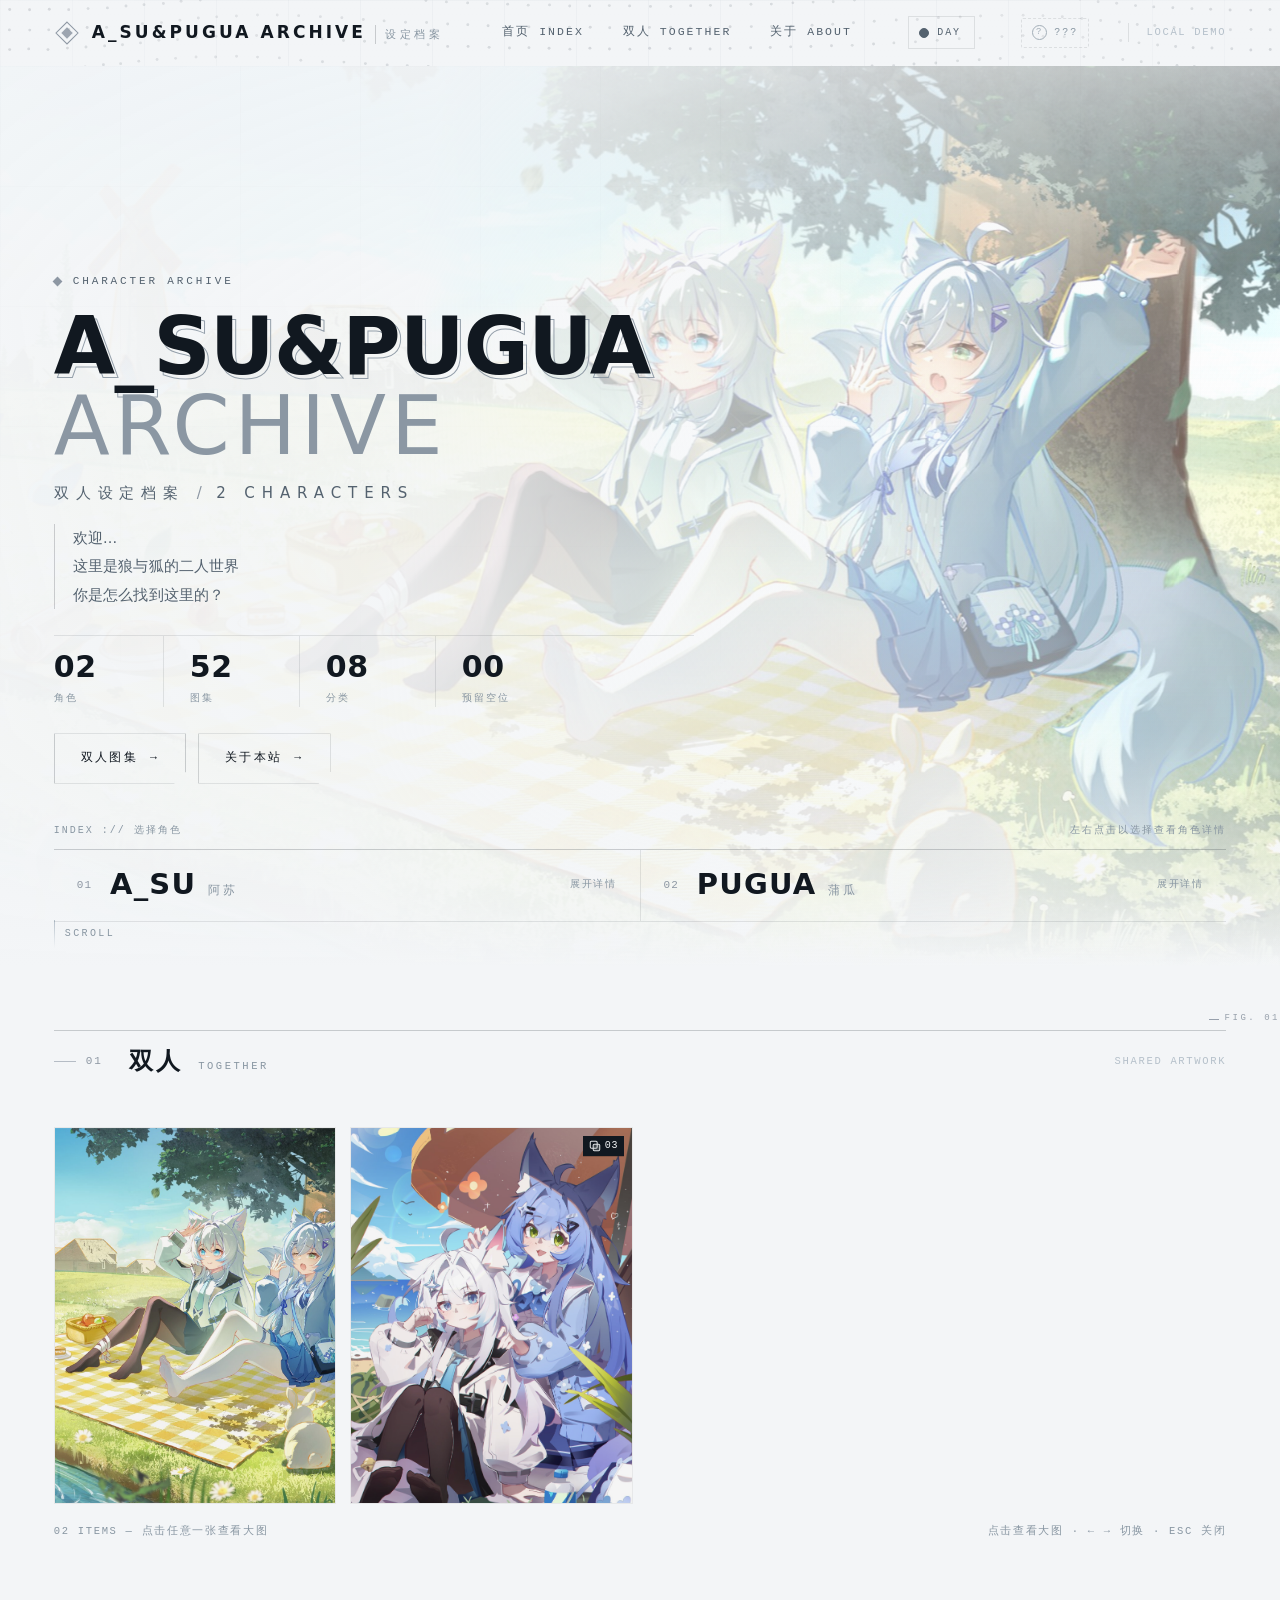
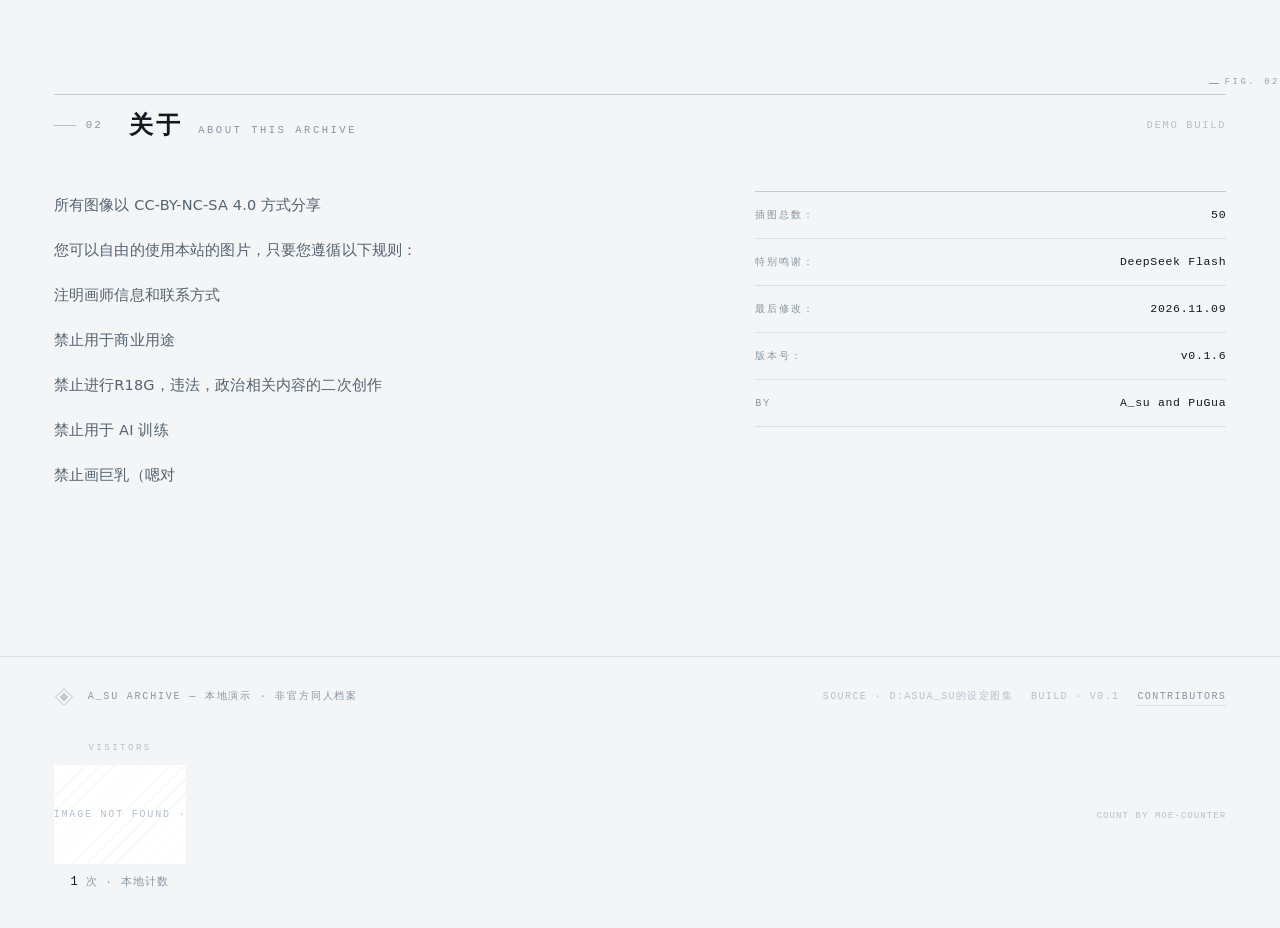
<file: index.html>
<!DOCTYPE html>
<html lang="zh-CN">
<head>
<meta charset="utf-8">
<meta name="viewport" content="width=device-width, initial-scale=1">
<meta name="color-scheme" content="dark">
<meta name="theme-color" content="#0a0a0b">
<title>A_SU ARCHIVE · 双人设定档案</title>
<meta name="description" content="A_su 与 蒲瓜 的双人设定图集档案站 —— 本地演示。">
<link rel="icon" href="assets/favicon.svg?v=2" type="image/svg+xml">

<link rel="stylesheet" href="assets/css/style.css">
<link rel="stylesheet" href="assets/css/themes/scifi.css">
<link rel="stylesheet" href="assets/css/themes/heaven.css">
</head>
<body data-page="index">


<header class="topbar" id="topbar">
  <a class="brand" href="index.html" aria-label="A_SU ARCHIVE 首页">
    <svg class="brand__mark" viewBox="0 0 32 32" aria-hidden="true">
      <path d="M16 2.5 L29.5 16 L16 29.5 L2.5 16 Z" fill="none" stroke="#ffd400" stroke-width="1.3"/>
      <path d="M16 9 L23 16 L16 23 L9 16 Z" fill="#ffd400" fill-opacity=".85"/>
    </svg>
    <span class="brand__text">
      <span class="brand__en" data-label="brandEn">A_SU ARCHIVE</span>
      <span class="brand__cn" data-label="brandCn">设定档案</span>
    </span>
  </a>
  <nav class="nav" aria-label="主导航">
    <a href="#index" data-short="IDX" data-label-short="navShort.home"><span data-label="nav.home">首页 INDEX</span></a>
    <a href="#together" data-short="DUO" data-label-short="navShort.cur"><span data-label="nav.cur">双人 TOGETHER</span></a>
    <a href="#about" data-short="ABT" data-label-short="navShort.about"><span data-label="nav.about">关于 ABOUT</span></a>
  </nav>
  <button class="theme-toggle" id="themeToggle" type="button" aria-pressed="false" aria-label="切换到夜晚模式">
    <span class="theme-toggle__dot" aria-hidden="true"></span>
    <span class="theme-toggle__label">DAY</span>
  </button>
        <button class="pair-toggle" id="pairToggle" type="button" aria-pressed="false" aria-label="把白天/夜晚换成天域/星空">
          <span class="pair-toggle__mark" aria-hidden="true">?</span>
          <span class="pair-toggle__label">???</span>
        </button>
  <div class="topbar__meta" data-label="topMeta">LOCAL DEMO</div>
</header>

<main class="shell">

  <section class="hero" id="index">
    <div class="hero__bg">
      <img class="hero__slide is-on" id="heroImg" alt="双人插画" loading="eager">
      <img class="hero__slide" id="heroImg2" alt="" loading="eager">
    </div>
    <div class="hero__nav" id="heroNav">
      <button type="button" class="hero__arrow" data-dir="-1" aria-label="上一张">&#8249;</button>
      <button type="button" class="hero__arrow" data-dir="1" aria-label="下一张">&#8250;</button>
      <span class="hero__dots" id="heroDots" aria-hidden="true"></span>
    </div>
    <div class="hero__scrim"></div>
    <div class="hero__grid"></div>

    <div class="wrap hero__inner">
      <div class="hero__rail">SETTING ARCHIVE — A_SU / PUGUA</div>

      <p class="hero__tag"><i class="rhombus"></i><span id="heroLabel">CHARACTER ARCHIVE</span></p>
      <h1 class="hero__title" id="heroTitle"></h1>
      <p class="hero__cn" id="heroCn"></p>
      <p class="hero__lead" id="heroLead"></p>
      <div class="hero__stats" id="heroStats"></div>

      <div class="hero__actions">
        <a class="btn btn--ghost" href="#together"><span data-label="buttons.cur">双人图集</span> <span class="arw">&rarr;</span></a>
        <a class="btn btn--ghost" href="#about"><span data-label="buttons.about">关于本站</span> <span class="arw">&rarr;</span></a>
      </div>

      <div class="duo" id="duo">
        <div class="duo__head">
          <span data-label-html="indexHead">INDEX :// <b>选择角色</b></span>
          <span id="duoCue" data-label="hints.duo">悬停预览 · 点一下展开详情 · 再点一下进入档案</span>
        </div>
        <div class="duo__row" id="duoRow"></div>
      </div>
      <div class="duo__detail" id="duoDetail"></div>
    </div>

    <div class="hero__cue"><i></i>SCROLL</div>
  </section>

  <section class="section section--tight" id="together">
    <div class="wrap">
      <div class="section-head" data-reveal>
        <div class="section-head__idx"><i></i>01</div>
        <div class="section-head__t"><h2 data-label="heads.cur.cn">双人</h2><span data-label="heads.cur.en">TOGETHER</span></div>
        <div class="section-head__meta">SHARED ARTWORK</div>
      </div>
      <div class="shots" id="shots"></div>
      <div class="shots__more" data-reveal>
        <span id="shotsMore"></span>
        <span data-label="hints.shots">点击查看大图 · ← → 切换 · ESC 关闭</span>
      </div>
    </div>
  </section>

  <section class="section" id="about">
    <div class="wrap">
      <div class="section-head" data-reveal>
        <div class="section-head__idx"><i></i>02</div>
        <div class="section-head__t"><h2 id="aboutTitle">关于</h2><span id="aboutSub">ABOUT THIS ARCHIVE</span></div>
        <div class="section-head__meta" data-label="aboutMeta">DEMO BUILD</div>
      </div>
      <div class="about">
        <div class="about__text" id="aboutText" data-reveal></div>
        <div class="spec" id="spec" data-reveal style="--d:120ms"></div>
      </div>
    </div>
  </section>

  <footer class="foot wrap">
    <div class="foot__l">
      <svg class="foot__mark" viewBox="0 0 32 32" aria-hidden="true">
        <path d="M16 2.5 L29.5 16 L16 29.5 L2.5 16 Z" fill="none" stroke="#ffd400" stroke-width="1.4"/>
        <path d="M16 9 L23 16 L16 23 L9 16 Z" fill="#ffd400" fill-opacity=".8"/>
      </svg>
      <span class="foot__t" data-label="footer.tagline">A_SU ARCHIVE — 本地演示 · 非官方同人档案</span>
    </div>
    <div class="foot__r">
      <span data-label="footer.source">SOURCE · D:\Asu\A_su的设定图集</span>
      <span><i style="font-style:normal" data-label="footer.build">BUILD ·</i> <span id="footVer">v0.1.0-demo</span></span>
        <span class="foot__credit"><a href="https://github.com/2428591372asu-cpu/asu-archive/blob/main/CONTRIBUTORS.md" target="_blank" rel="noopener" data-label="footer.credit">CONTRIBUTORS</a></span>
    </div>
  </footer>

    <div class="foot-meta wrap">
    <a class="counter js-counter"
       href="https://github.com/journey-ad/Moe-counter" target="_blank" rel="noopener noreferrer"
       title="Moe-counter 浏览量">
      <span class="counter__label">VISITORS</span>
      <img class="counter__img js-moe" alt="访问量" decoding="async" referrerpolicy="no-referrer">
      <span class="counter__fallback js-counter-fallback"><b class="js-count">—</b> 次 · 本地计数</span>
    </a>
    <span class="counter__note">COUNT BY MOE-COUNTER</span>
  </div>
</main>

<noscript>
  <p style="padding:120px 24px;text-align:center;color:#a6a6ad">
    这个页面需要 JavaScript 才能从 data.js 里读取图集数据，请开启后刷新。
  </p>
</noscript>

<script src="assets/js/gallery-index.js"></script>
<script src="assets/js/data.js"></script>
<script src="assets/js/site.js"></script>
<script src="assets/js/themes/atmosphere.js"></script>
<script src="assets/js/themes/heaven.js"></script>
<script src="assets/js/plus-field.js"></script>
</body>
</html>
</file>
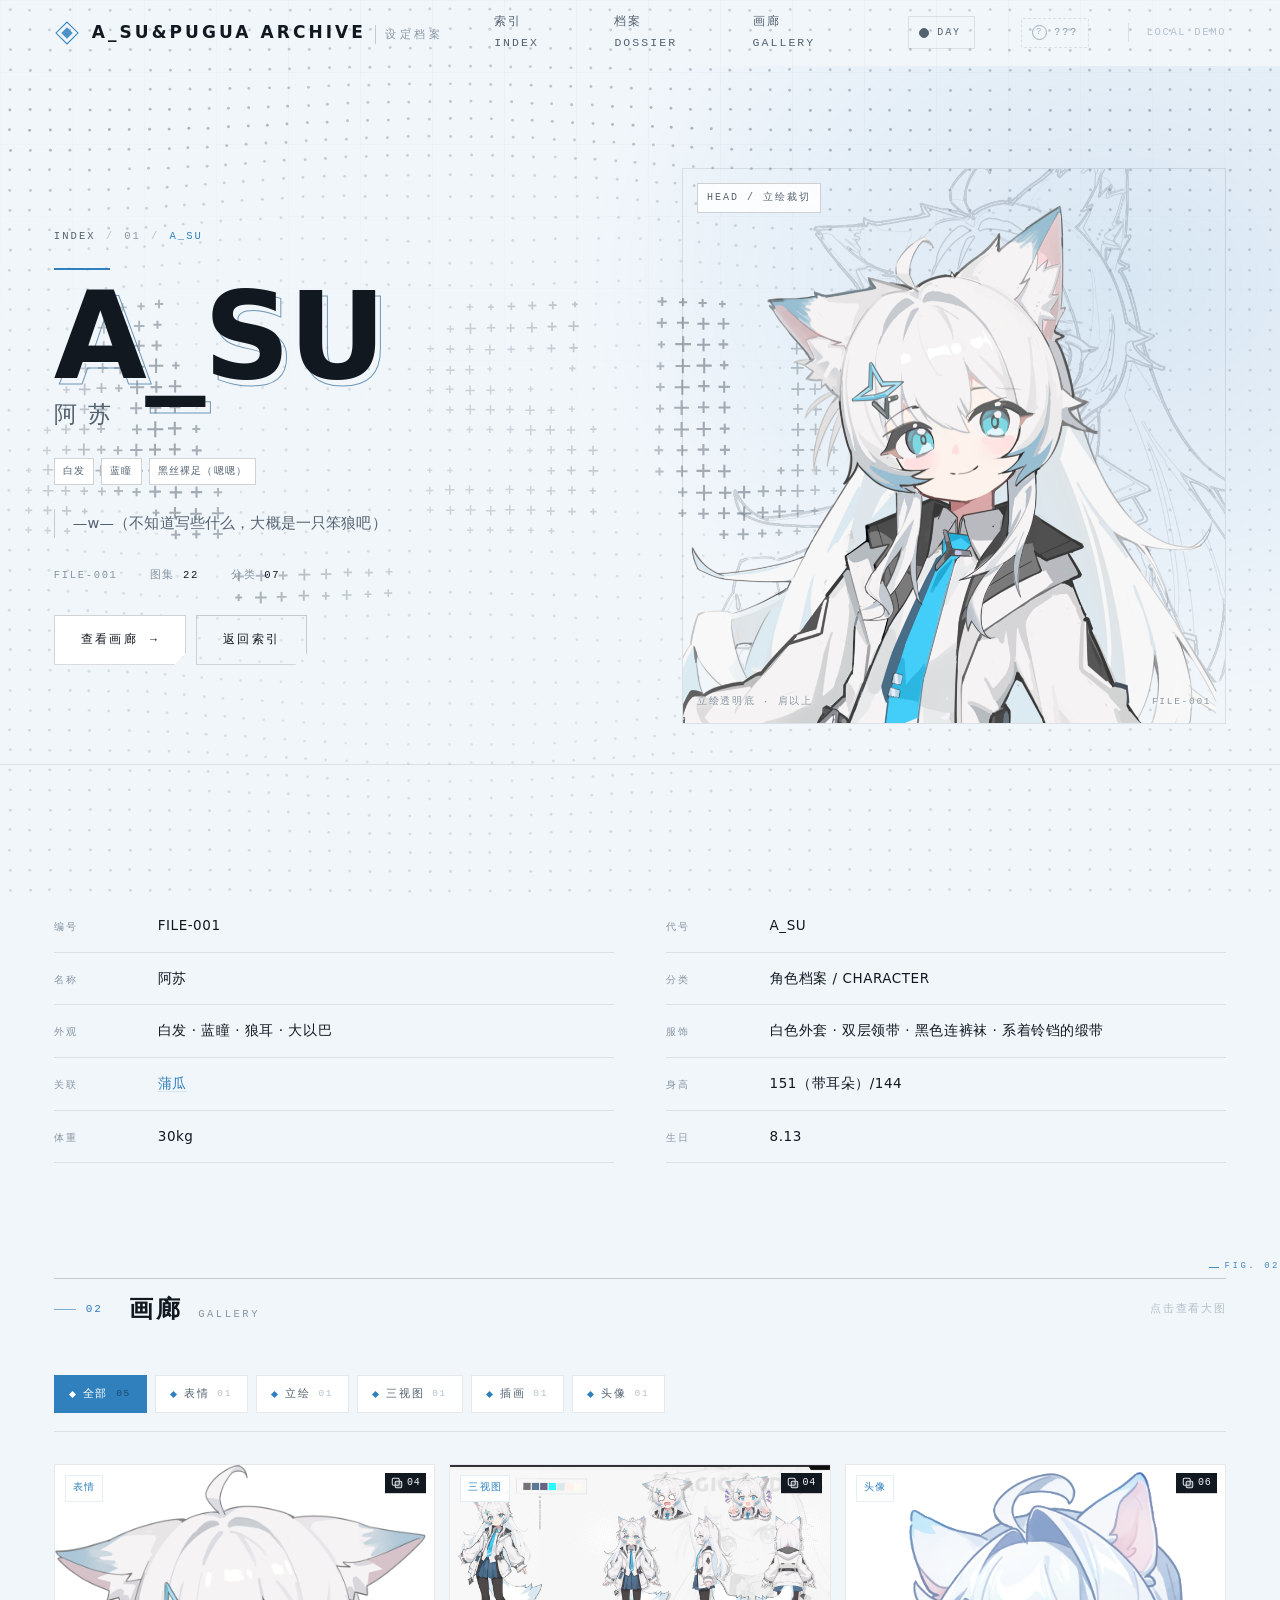
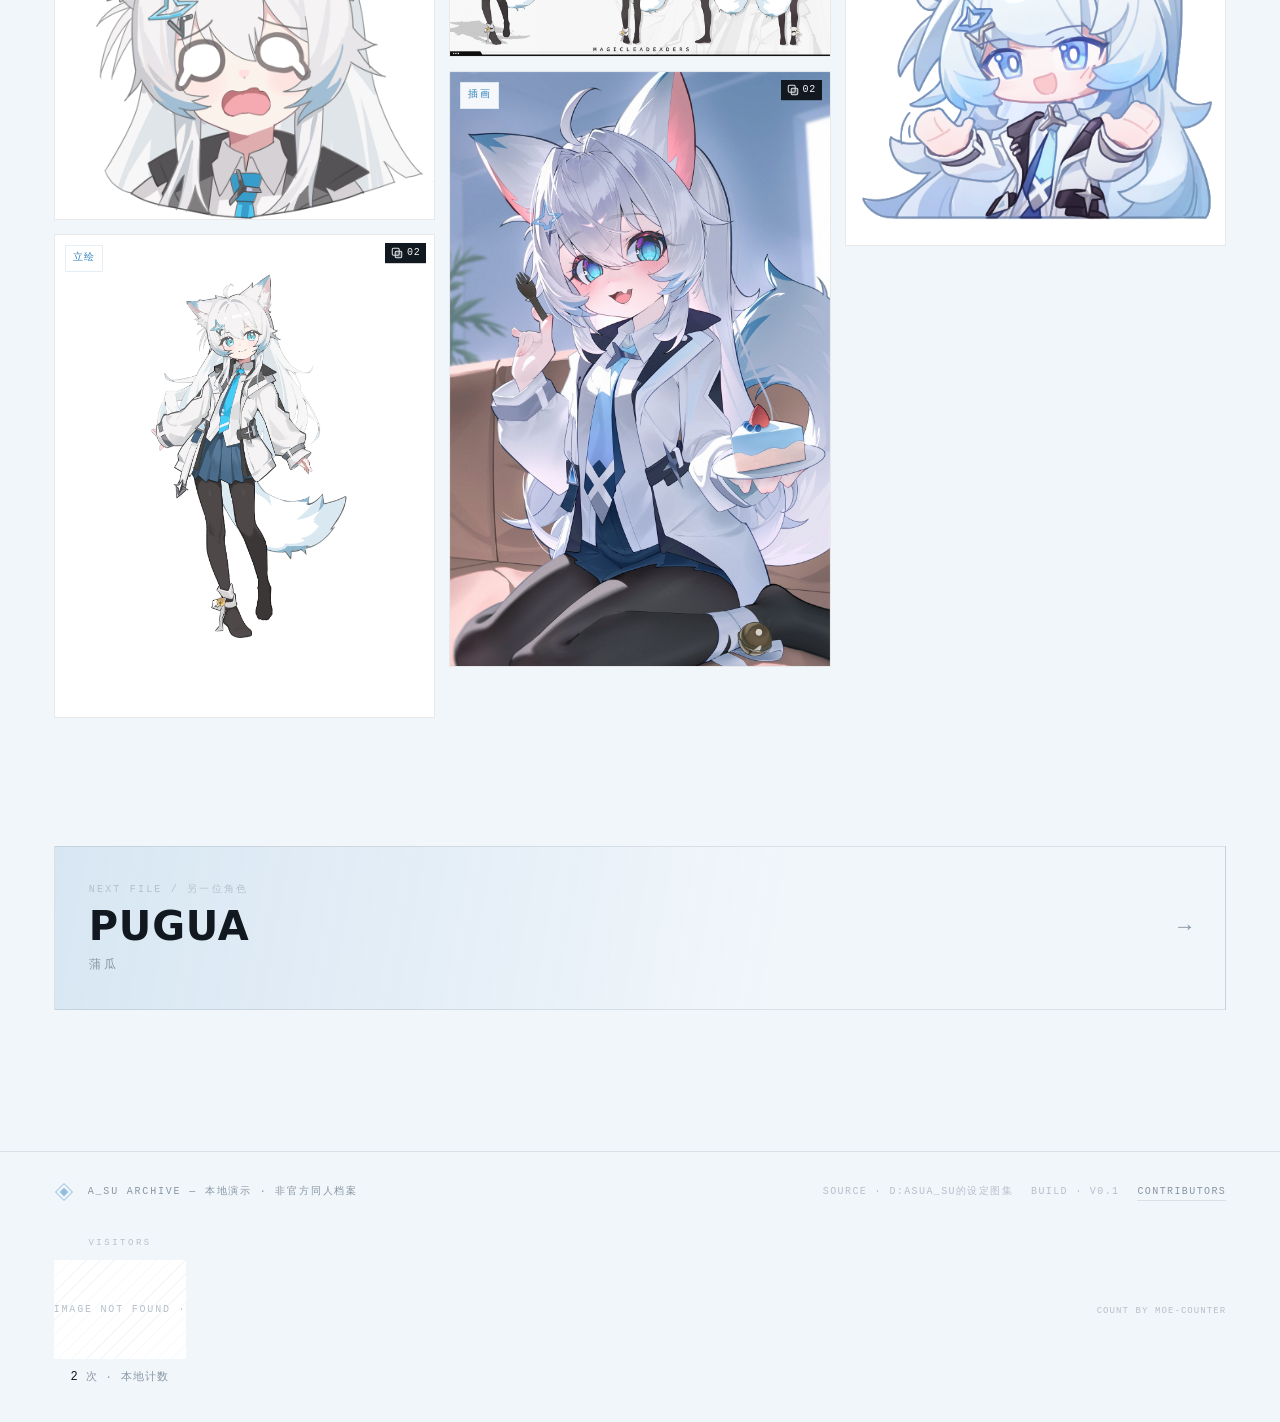
<file: character.html>
<!DOCTYPE html>
<html lang="zh-CN">
<head>
<meta charset="utf-8">
<meta name="viewport" content="width=device-width, initial-scale=1">
<meta name="color-scheme" content="dark">
<meta name="theme-color" content="#0a0a0b">
<title>角色档案 · A_SU ARCHIVE</title>
<meta name="description" content="角色档案与设定图集 —— A_SU ARCHIVE。">
<link rel="icon" href="assets/favicon.svg?v=2" type="image/svg+xml">
<link rel="stylesheet" href="assets/css/style.css">
<link rel="stylesheet" href="assets/css/themes/scifi.css">
<link rel="stylesheet" href="assets/css/themes/heaven.css">
</head>
<body data-page="character">


<header class="topbar" id="topbar">
  <a class="brand" href="index.html" aria-label="A_SU ARCHIVE 首页">
    <svg class="brand__mark" viewBox="0 0 32 32" aria-hidden="true">
      <path d="M16 2.5 L29.5 16 L16 29.5 L2.5 16 Z" fill="none" stroke="#ffd400" stroke-width="1.3"/>
      <path d="M16 9 L23 16 L16 23 L9 16 Z" fill="#ffd400" fill-opacity=".85"/>
    </svg>
    <span class="brand__text">
      <span class="brand__en" data-label="brandEn">A_SU ARCHIVE</span>
      <span class="brand__cn" data-label="brandCn">设定档案</span>
    </span>
  </a>
  <nav class="nav" aria-label="主导航">
    <a href="index.html#index" data-short="IDX" data-label-short="navShort.idx"><span data-label="nav.idx">索引 INDEX</span></a>
    <a href="#dossier" data-short="FILE" data-label-short="navShort.dossier"><span data-label="nav.dossier">档案 DOSSIER</span></a>
    <a href="#gallery" data-short="GAL" data-label-short="navShort.gallery"><span data-label="nav.gallery">画廊 GALLERY</span></a>
  </nav>
  <button class="theme-toggle" id="themeToggle" type="button" aria-pressed="false" aria-label="切换到夜晚模式">
    <span class="theme-toggle__dot" aria-hidden="true"></span>
    <span class="theme-toggle__label">DAY</span>
  </button>
        <button class="pair-toggle" id="pairToggle" type="button" aria-pressed="false" aria-label="把白天/夜晚换成天域/星空">
          <span class="pair-toggle__mark" aria-hidden="true">?</span>
          <span class="pair-toggle__label">???</span>
        </button>
  <div class="topbar__meta">LOCAL DEMO</div>
</header>

<main class="shell">

  <section class="dh">
    <div class="dh__glow"></div>
    <div class="wrap dh__inner">
      <div class="dh__left" id="dhLeft"></div>
      <div class="dh__plate-order">
        <div class="plate corners" id="plate"></div>
      </div>
    </div>
  </section>

  <section class="section" id="dossier">
    <div class="wrap">
      <div class="section-head" data-reveal>
        <div class="section-head__idx"><i></i>01</div>
        <div class="section-head__t"><h2 data-label="heads.dossier.cn">档案</h2><span data-label="heads.dossier.en">DOSSIER</span></div>
        <div class="section-head__meta">PROFILE TABLE</div>
      </div>
      <div class="dossier" id="dossierGrid"></div>
    </div>
  </section>

  <section class="section section--tight" id="gallery">
    <div class="wrap">
      <div class="section-head" data-reveal>
        <div class="section-head__idx"><i></i>02</div>
        <div class="section-head__t"><h2 data-label="heads.gallery.cn">画廊</h2><span data-label="heads.gallery.en">GALLERY</span></div>
        <div class="section-head__meta" data-label="hints.gallery">点击查看大图</div>
      </div>
      <div class="filters" id="filters" role="group" aria-label="分类筛选"></div>
      <div class="masonry" id="masonry"></div>
    </div>
  </section>

  <section class="section section--tight">
    <div class="wrap">
      <a class="xcard" id="xcard" href="index.html#index"></a>
    </div>
  </section>

  <footer class="foot wrap">
    <div class="foot__l">
      <svg class="foot__mark" viewBox="0 0 32 32" aria-hidden="true">
        <path d="M16 2.5 L29.5 16 L16 29.5 L2.5 16 Z" fill="none" stroke="#ffd400" stroke-width="1.4"/>
        <path d="M16 9 L23 16 L16 23 L9 16 Z" fill="#ffd400" fill-opacity=".8"/>
      </svg>
      <span class="foot__t" data-label="footer.tagline">A_SU ARCHIVE — 本地演示 · 非官方同人档案</span>
    </div>
    <div class="foot__r">
      <span data-label="footer.source">SOURCE · D:\Asu\A_su的设定图集</span>
      <span><i style="font-style:normal" data-label="footer.build">BUILD ·</i> <span id="footVer">v0.1.0-demo</span></span>
        <span class="foot__credit"><a href="https://github.com/2428591372asu-cpu/asu-archive/blob/main/CONTRIBUTORS.md" target="_blank" rel="noopener" data-label="footer.credit">CONTRIBUTORS</a></span>
    </div>
  </footer>

    <div class="foot-meta wrap">
    <a class="counter js-counter"
       href="https://github.com/journey-ad/Moe-counter" target="_blank" rel="noopener noreferrer"
       title="Moe-counter 浏览量">
      <span class="counter__label">VISITORS</span>
      <img class="counter__img js-moe" alt="访问量" decoding="async" referrerpolicy="no-referrer">
      <span class="counter__fallback js-counter-fallback"><b class="js-count">—</b> 次 · 本地计数</span>
    </a>
    <span class="counter__note">COUNT BY MOE-COUNTER</span>
  </div>
</main>

<noscript>
  <p style="padding:120px 24px;text-align:center;color:#a6a6ad">
    这个页面需要 JavaScript 才能从 data.js 里读取图集数据，请开启后刷新。
  </p>
</noscript>

<script src="assets/js/gallery-index.js"></script>
<script src="assets/js/data.js"></script>
<script src="assets/js/site.js"></script>
<script src="assets/js/themes/atmosphere.js"></script>
<script src="assets/js/themes/heaven.js"></script>
<script src="assets/js/plus-field.js"></script>
</body>
</html>
</file>
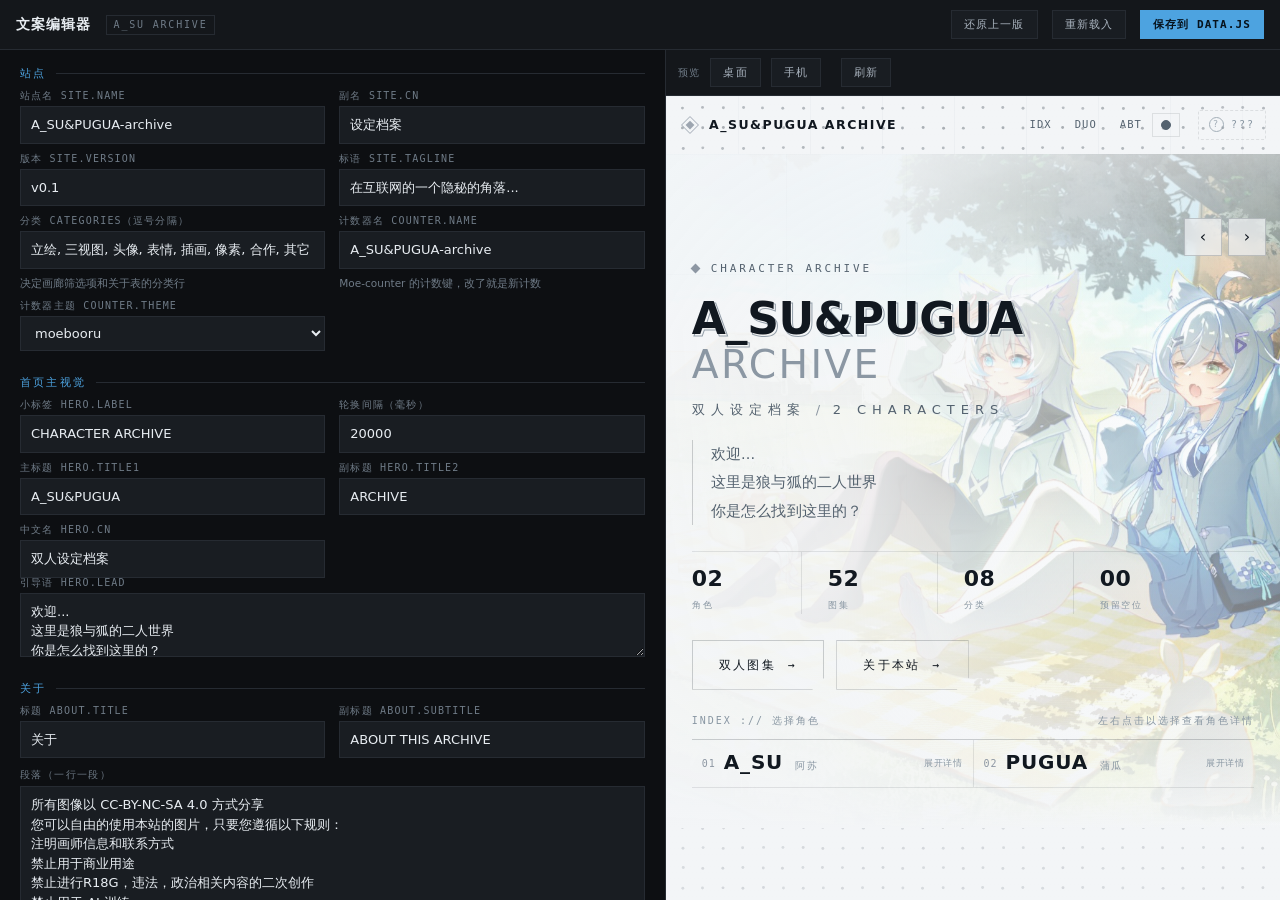
<file: tools/editor.html>
<!DOCTYPE html>
<html lang="zh-CN">
<head>
<meta charset="utf-8">
<meta name="viewport" content="width=device-width, initial-scale=1">
<title>文案编辑器 · A_SU ARCHIVE</title>
<style>
  :root{
    --bg:#0d0f12; --panel:#14171b; --panel-2:#191d22; --line:#262b32;
    --ink:#e8edf2; --ink-2:#a8b2bd; --ink-3:#6f7b87;
    --acc:#4da3e0; --ok:#5fbf7f; --warn:#e0a44d;
    --mono:"Cascadia Mono",Consolas,monospace;
    --sans:"Noto Sans SC","Microsoft YaHei",system-ui,sans-serif;
  }
  *{box-sizing:border-box}
  html,body{height:100%;margin:0}
  body{background:var(--bg);color:var(--ink);font:14px/1.6 var(--sans);display:flex;flex-direction:column}

  /* 顶栏 */
  .bar{
    flex:0 0 auto;display:flex;align-items:center;gap:14px;
    padding:10px 16px;border-bottom:1px solid var(--line);background:var(--panel);
  }
  .bar h1{font-size:14px;margin:0;letter-spacing:.08em;font-weight:600}
  .bar .tag{font:10px/1 var(--mono);letter-spacing:.18em;color:var(--ink-3);border:1px solid var(--line);padding:4px 7px}
  .bar .sp{flex:1}
  .btn{
    font:11px/1 var(--mono);letter-spacing:.1em;text-transform:uppercase;
    padding:8px 12px;border:1px solid var(--line);background:var(--panel-2);color:var(--ink-2);
    cursor:pointer;transition:.2s;
  }
  .btn:hover{color:var(--ink);border-color:var(--ink-3)}
  .btn--primary{background:var(--acc);border-color:var(--acc);color:#06121c;font-weight:600}
  .btn--primary:hover{color:#06121c;filter:brightness(1.1)}
  .btn:disabled{opacity:.45;cursor:not-allowed}
  .dirty{font:10px/1 var(--mono);letter-spacing:.14em;color:var(--warn);visibility:hidden}
  .dirty.on{visibility:visible}

  /* 主体 */
  .main{flex:1;display:flex;min-height:0}
  .pane{overflow:auto}
  .form{flex:0 0 52%;max-width:760px;padding:18px 20px 80px;border-right:1px solid var(--line)}
  .prev{flex:1;display:flex;flex-direction:column;background:#08090b;min-width:0}
  .prev__bar{flex:0 0 auto;display:flex;align-items:center;gap:10px;padding:8px 12px;border-bottom:1px solid var(--line);background:var(--panel)}
  .prev__bar span{font:10px/1 var(--mono);letter-spacing:.14em;color:var(--ink-3)}
  .prev iframe{flex:1;width:100%;border:0;background:#fff}

  /* 分区 */
  section{margin-bottom:26px}
  .sec-h{
    display:flex;align-items:center;gap:10px;margin:0 0 12px;
    font:11px/1 var(--mono);letter-spacing:.2em;text-transform:uppercase;color:var(--acc);
  }
  .sec-h::after{content:"";flex:1;height:1px;background:var(--line)}
  .grid{display:grid;grid-template-columns:1fr 1fr;gap:10px 14px}
  .grid--one{grid-template-columns:1fr}
  label.f{display:flex;flex-direction:column;gap:5px}
  label.f > i{font:10px/1 var(--mono);letter-spacing:.12em;text-transform:uppercase;color:var(--ink-3);font-style:normal}
  input,textarea,select{
    width:100%;padding:8px 10px;border:1px solid var(--line);background:var(--panel-2);
    color:var(--ink);font:13px/1.5 var(--sans);border-radius:0;
  }
  textarea{min-height:64px;resize:vertical}
  input:focus,textarea:focus,select:focus{outline:1px solid var(--acc);border-color:var(--acc)}
  .hint{font:10.5px/1.5 var(--sans);color:var(--ink-3);margin-top:2px}

  /* 角色卡 */
  .card{border:1px solid var(--line);background:var(--panel);margin-bottom:16px}
  .card > h3{
    margin:0;padding:10px 14px;font:12px/1 var(--mono);letter-spacing:.14em;
    background:var(--panel-2);border-bottom:1px solid var(--line);color:var(--ink-2);
  }
  .card__body{padding:14px}
  table{width:100%;border-collapse:collapse;font-size:12.5px}
  th,td{padding:5px 6px;border-bottom:1px solid var(--line);text-align:left;vertical-align:top}
  th{font:10px/1 var(--mono);letter-spacing:.12em;color:var(--ink-3);text-transform:uppercase}
  td input,td textarea{padding:6px 8px;font-size:12.5px}
  .ro{color:var(--ink-3);font:11px/1.4 var(--mono);word-break:break-all}
  .tbl-wrap{margin-top:12px}
  .tbl-wrap > h4{margin:0 0 6px;font:10px/1 var(--mono);letter-spacing:.14em;color:var(--ink-3);text-transform:uppercase}

  /* 提示条 */
  .toast{
    position:fixed;left:50%;bottom:22px;transform:translateX(-50%) translateY(20px);
    padding:10px 18px;background:var(--panel-2);border:1px solid var(--ok);color:var(--ink);
    font:12px/1 var(--mono);letter-spacing:.08em;opacity:0;pointer-events:none;transition:.28s;z-index:50;
  }
  .toast.on{opacity:1;transform:translateX(-50%)}
  .toast.err{border-color:#e06060}
</style>
</head>
<body>

<div class="bar">
  <h1>文案编辑器</h1>
  <span class="tag">A_SU ARCHIVE</span>
  <span class="dirty" id="dirty">未保存</span>
  <span class="sp"></span>
  <button class="btn" id="btnRestore" title="用上一次保存前的备份覆盖 data.js">还原上一版</button>
  <button class="btn" id="btnReload">重新载入</button>
  <button class="btn btn--primary" id="btnSave">保存到 data.js</button>
</div>

<div class="main">
  <div class="pane form" id="form">载入中…</div>
  <div class="prev">
    <div class="prev__bar">
      <span>预览</span>
      <button class="btn" data-w="1440" id="wDesktop">桌面</button>
      <button class="btn" data-w="390" id="wMobile">手机</button>
      <span class="sp"></span>
      <button class="btn" id="btnRefresh">刷新</button>
    </div>
    <iframe id="pv" src="/index.html" title="预览"></iframe>
  </div>
</div>

<div class="toast" id="toast"></div>

<script src="/assets/js/data.js"></script>
<script>
(function () {
  'use strict';

  var S = JSON.parse(JSON.stringify(window.ARCHIVE));
  var dirty = false;

  var $ = function (s, r) { return (r || document).querySelector(s); };
  var esc = function (s) {
    return String(s == null ? '' : s).replace(/[&<>"]/g, function (c) {
      return { '&': '&amp;', '<': '&lt;', '>': '&gt;', '"': '&quot;' }[c];
    });
  };

  /* ---------- 读写路径 ---------- */
  function getPath(obj, p) {
    return p.split('.').reduce(function (o, k) { return o == null ? o : o[k]; }, obj);
  }
  function setPath(obj, p, v) {
    var ks = p.split('.'), last = ks.pop(), o = obj;
    ks.forEach(function (k) { o = o[k]; });
    o[last] = v;
  }

  /* ---------- 控件 ---------- */
  function field(label, path, opts) {
    opts = opts || {};
    var v = getPath(S, path);
    var type = opts.type || 'text';
    var val = v == null ? '' : v;
    var hint = opts.hint ? '<span class="hint">' + esc(opts.hint) + '</span>' : '';
    var attrs = 'data-path="' + path + '"' +
      (type === 'tags' ? ' data-type="tags"' : '') +
      (type === 'number' ? ' data-type="number"' : '') +
      (opts.nullable ? ' data-nullable="1"' : '');

    var input;
    if (type === 'textarea') {
      input = '<textarea ' + attrs + '>' + esc(val) + '</textarea>';
    } else if (type === 'tags') {
      input = '<input ' + attrs + ' value="' + esc((v || []).join(', ')) + '" placeholder="用逗号分隔">';
    } else if (type === 'select') {
      input = '<select ' + attrs + '>' + opts.options.map(function (o) {
        return '<option value="' + esc(o) + '"' + (o === val ? ' selected' : '') + '>' + esc(o) + '</option>';
      }).join('') + '</select>';
    } else {
      input = '<input ' + attrs + ' type="' + (type === 'number' ? 'number' : 'text') + '" value="' + esc(val) + '"' +
        (opts.placeholder ? ' placeholder="' + esc(opts.placeholder) + '"' : '') + '>';
    }
    return '<label class="f"><i>' + esc(label) + '</i>' + input + hint + '</label>';
  }

  function grid(inner, one) {
    return '<div class="grid' + (one ? ' grid--one' : '') + '">' + inner + '</div>';
  }

  /* ---------- 各分区 ---------- */
  function secSite() {
    return '<section><h2 class="sec-h">站点</h2>' + grid(
      field('站点名 site.name', 'site.name') +
      field('副名 site.cn', 'site.cn') +
      field('版本 site.version', 'site.version') +
      field('标语 site.tagline', 'site.tagline') +
      field('分类 categories（逗号分隔）', 'categories', { type: 'tags', hint: '决定画廊筛选项和关于表的分类行' }) +
      field('计数器名 counter.name', 'site.counter.name', { hint: 'Moe-counter 的计数键，改了就是新计数' }) +
      field('计数器主题 counter.theme', 'site.counter.theme', { type: 'select', options: ['moebooru', 'gelbooru', 'rule34', 'moe'] })
    ) + '</section>';
  }

  function secHero() {
    return '<section><h2 class="sec-h">首页主视觉</h2>' + grid(
      field('小标签 hero.label', 'hero.label') +
      field('轮换间隔（毫秒）', 'hero.slideInterval', { type: 'number' }) +
      field('主标题 hero.title1', 'hero.title1') +
      field('副标题 hero.title2', 'hero.title2') +
      field('中文名 hero.cn', 'hero.cn')
    ) + grid(field('引导语 hero.lead', 'hero.lead', { type: 'textarea' }), true) + '</section>';
  }

  function secChar(c, ci) {
    var p = 'characters.' + ci;
    var fields = (c.fields || []).map(function (f, fi) {
      var fp = p + '.fields.' + fi;
      return '<tr>' +
        '<td style="width:88px"><input data-path="' + fp + '.k" value="' + esc(f.k) + '"></td>' +
        '<td><input data-path="' + fp + '.v" data-nullable="1" value="' + esc(f.v == null ? '' : f.v) + '" placeholder="留空 = 待补充"></td>' +
        '<td style="width:56px"><input type="checkbox" data-path="' + fp + '.wide" data-type="bool"' + (f.wide ? ' checked' : '') + ' title="通栏（占满两列）"></td>' +
'<td style="width:34px"><button type="button" class="btn" data-del-field="' + ci + ':' + fi + '" title="删掉这一行">×</button></td>' +
        '</tr>';
    }).join('');

    var cats = (S.categories || []).map(function (x) {
      return '<option value="' + esc(x) + '"' + (x === '__cur__' ? ' selected' : '') + '>';
    });
    var imgs = (c.images || []).map(function (im, ii) {
      var ip = p + '.images.' + ii;
      var sel = '<select data-path="' + ip + '.cat">' + (S.categories || []).map(function (x) {
        return '<option value="' + esc(x) + '"' + (x === im.cat ? ' selected' : '') + '>' + esc(x) + '</option>';
      }).join('') + '</select>';
      return '<tr>' +
        '<td class="ro" style="width:132px">' + esc(im.file) + '</td>' +
        '<td style="width:96px">' + sel + '</td>' +
        '<td><input data-path="' + ip + '.title" value="' + esc(im.title) + '"></td>' +
        '<td><input data-path="' + ip + '.note" data-nullable="1" value="' + esc(im.note || '') + '" placeholder="可留空"></td>' +
        '</tr>';
    }).join('');

    return '<div class="card">' +
      '<h3>' + esc(c.name || ('角色 ' + (ci + 1))) + '　·　' + esc(c.code || '') + '</h3>' +
      '<div class="card__body">' +
        grid(
          field('显示名 name', p + '.name') +
          field('英文名 latin', p + '.latin') +
          field('编号 code', p + '.code') +
          field('分类 cat', p + '.cat')
        ) +
        grid(field('标签 tags（逗号分隔）', p + '.tags', { type: 'tags' }), true) +
        grid(field('简介 lead', p + '.lead', { type: 'textarea' }), true) +

        '<div class="tbl-wrap"><h4>档案表（' + (c.fields || []).length + ' 行）</h4>' +
          '<div style="display:flex;align-items:center;gap:10px;margin-bottom:6px">' +
            '<button type="button" class="btn" data-add-field="' + ci + '">＋ 加一行</button>' +
            '<span class="hint" style="margin:0">改完点右上角保存</span></div>' +
          '<table><thead><tr><th>标签</th><th>内容</th><th>通栏</th><th></th></tr></thead><tbody>' + fields + '</tbody></table></div>' +

        '<div class="tbl-wrap"><h4>画廊条目（' + (c.images || []).length + ' 张）</h4>' +
          '<table><thead><tr><th>文件</th><th>分类</th><th>标题</th><th>注释</th></tr></thead><tbody>' + imgs + '</tbody></table></div>' +
      '</div></div>';
  }

  function secTogether() {
    var rows = (S.together || []).map(function (t, i) {
      var p = 'together.' + i;
      return '<tr><td class="ro" style="width:150px">' + esc(t.file) + '</td>' +
        '<td><input data-path="' + p + '.title" value="' + esc(t.title) + '"></td>' +
        '<td><input data-path="' + p + '.note" data-nullable="1" value="' + esc(t.note || '') + '"></td></tr>';
    }).join('');
    return '<section><h2 class="sec-h">双人图集</h2>' +
      '<table><thead><tr><th>文件</th><th>标题</th><th>注释</th></tr></thead><tbody>' + rows + '</tbody></table>' +
      '</section>';
  }

  function secAbout() {
    if (!S.about) S.about = { title: '', subtitle: '', paragraphs: [] };
    var ab = S.about;
    return '<section><h2 class="sec-h">关于</h2>' + grid(
      field('标题 about.title', 'about.title') +
      field('副标题 about.subtitle', 'about.subtitle')
    ) +
      '<div class="tbl-wrap"><h4>段落（一行一段）</h4>' +
      '<textarea data-path="about.paragraphs" data-type="lines" style="min-height:130px">' +
      esc((Array.isArray(ab.paragraphs) ? ab.paragraphs : String(ab.paragraphs || '').split(/\r?\n/)).join('\n')) + '</textarea>' +
      '<span class="hint">任何文本框里按回车都会生效，页面上会跟着换行</span></div>' +

      '<div class="tbl-wrap" style="margin-top:14px">' +
        '<div style="display:flex;align-items:center;gap:10px;margin-bottom:6px">' +
          '<h4 style="margin:0">关于右侧表格（' + (((S.about || {}).table) || []).length + ' 行）</h4>' +
          '<button type="button" class="btn" data-add-spec="1">＋ 加一行</button>' +
        '</div>' +
        '<table><thead><tr><th>标签</th><th>内容</th><th></th></tr></thead><tbody>' +
        (((S.about || {}).table) || []).map(function (r, i) {
          return '<tr>' +
            '<td style="width:96px"><input data-path="about.table.' + i + '.k" value="' + esc(r.k || '') + '"></td>' +
            '<td><input data-path="about.table.' + i + '.v" value="' + esc(r.v || '') + '"></td>' +
            '<td style="width:34px"><button type="button" class="btn" data-del-spec="' + i + '">×</button></td>' +
            '</tr>';
        }).join('') +
        '</tbody></table>' +
        '<span class="hint">这几行完全由你写，不再自动统计</span></div>' +
      '</section>';
  }

  function secSlides() {
    var h = S.hero;
    if (!Array.isArray(h.slides)) h.slides = [];
    /* 字符串统一成对象，方便逐张编辑 */
    h.slides = h.slides.map(function (s) {
      return typeof s === 'string'
        ? { file: s, art: false, pos: '' }
        : { file: s.file, art: !!s.art, pos: s.pos || '', char: s.char || '' };
    });
    var rows = h.slides.map(function (s, i) {
      var p = 'hero.slides.' + i;
      return '<tr>' +
        '<td class="ro" style="width:150px">' + esc(s.file) + '</td>' +
        '<td style="width:92px"><select data-path="' + p + '.art" data-type="bool">' +
          '<option value="false"' + (!s.art ? ' selected' : '') + '>照片</option>' +
          '<option value="true"' + (s.art ? ' selected' : '') + '>立绘</option></select></td>' +
        '<td style="width:92px"><select data-path="' + p + '.tone">' +
          ['', 'soft', 'none'].map(function (t) {
            return '<option value="' + t + '"' + ((s.tone || '') === t ? ' selected' : '') + '>' +
              (t === '' ? '默认雾' : t === 'soft' ? '浅雾' : '不上雾') + '</option>';
          }).join('') + '</select></td>' +
        '<td><input data-path="' + p + '.pos" value="' + esc(s.pos || '') +
          '" placeholder="留空=默认；可写 50% 20%"></td>' +
        '</tr>';
    }).join('');
    return '<section><h2 class="sec-h">首页轮换</h2>' +
      '<table><thead><tr><th>图片</th><th>类型</th><th>雾感</th><th>焦点位置 pos</th></tr></thead><tbody>' +
      rows + '</tbody></table>' +
      '<span class="hint">「立绘」会完整显示并贴右下角，照片则铺满；焦点位置只在写了 pos 时生效（如 50% 20%）。</span>' +
      '</section>';
  }

  function secLabels() {
    if (!S.labels) S.labels = {};
    function arr(path, n, label) {
      var out = '';
      for (var i = 0; i < n; i++) out += field(label + ' ' + (i + 1), path + '.' + i);
      return out;
    }
    return '<section><h2 class="sec-h">界面文字</h2>' +
      grid(
        field('顶栏「设定档案」', 'labels.brandCn') +
        field('右上角标记', 'labels.topMeta') +
        field('索引标题', 'labels.indexHead') +
        field('关于区右侧小字', 'labels.aboutMeta')
      ) +
      '<div class="tbl-wrap"><h4>导航 · 主页</h4>' + grid(
        field('首页', 'labels.nav.home') + field('双人', 'labels.nav.cur') + field('关于', 'labels.nav.about')
      ) + grid(
        field('手机简写 首页', 'labels.navShort.home') + field('手机简写 双人', 'labels.navShort.cur') +
        field('手机简写 关于', 'labels.navShort.about')
      ) + '</div>' +
      '<div class="tbl-wrap"><h4>导航 · 详情页</h4>' + grid(
        field('索引', 'labels.nav.idx') + field('档案', 'labels.nav.dossier') + field('画廊', 'labels.nav.gallery')
      ) + grid(
        field('手机简写 索引', 'labels.navShort.idx') + field('手机简写 档案', 'labels.navShort.dossier') +
        field('手机简写 画廊', 'labels.navShort.gallery')
      ) + '</div>' +
      '<div class="tbl-wrap"><h4>按钮</h4>' + grid(
        field('双人图集', 'labels.buttons.cur') + field('关于本站', 'labels.buttons.about') +
        field('查看画廊', 'labels.buttons.gallery') + field('返回索引', 'labels.buttons.back') +
        field('进入档案', 'labels.buttons.enter')
      ) + '</div>' +
      '<div class="tbl-wrap"><h4>分区标题</h4>' + grid(
        field('双人 · 中', 'labels.heads.cur.cn') + field('双人 · 英', 'labels.heads.cur.en') +
        field('档案 · 中', 'labels.heads.dossier.cn') + field('档案 · 英', 'labels.heads.dossier.en') +
        field('画廊 · 中', 'labels.heads.gallery.cn') + field('画廊 · 英', 'labels.heads.gallery.en')
      ) + '</div>' +
      '<div class="tbl-wrap"><h4>提示语</h4>' + grid(
        field('索引提示', 'labels.hints.duo') + field('大图提示', 'labels.hints.shots') +
        field('画廊提示', 'labels.hints.gallery') + field('展开详情', 'labels.hints.cueOpen') +
        field('进入档案', 'labels.hints.cueEnter') + field('待补充', 'labels.hints.tbd')
      ) + '</div>' +
      '<div class="tbl-wrap"><h4>统计标签</h4>' + grid(arr('labels.stats', 4, '统计')) + '</div>' +
      '<div class="tbl-wrap"><h4>关于表格标签</h4>' + grid(arr('labels.spec', 7, '表格')) + '</div>' +
      '<div class="tbl-wrap"><h4>页脚与页面标题</h4>' + grid(
        field('页脚主文案', 'labels.footer.tagline') + field('来源', 'labels.footer.source') +
        field('构建前缀', 'labels.footer.build') + field('首页浏览器标题', 'labels.titles.index') +
        field('详情页浏览器标题', 'labels.titles.character') + field('双人图集提示', 'labels.shotsMore')
      ) + '</div>' +
      '<span class="hint">这些是界面上的固定文字；角色名、简介、画廊标题那些在上面的「角色」区。</span>' +
      '</section>';
  }

  function render() {
    var html = secSite() + secHero() + secAbout() + secSlides() + secLabels() +
      '<section><h2 class="sec-h">角色</h2>' +
      (S.characters || []).map(secChar).join('') + '</section>' +
      secTogether();
    $('#form').innerHTML = html;
  }

  /* ---------- 输入 ---------- */
  document.addEventListener('input', function (e) {
    var el = e.target;
    if (!el || !el.dataset || !el.dataset.path) return;
    var v = el.value;
    if (el.type === 'checkbox') v = el.checked;
      else if (el.dataset.type === 'number') v = Number(v) || 0;
    else if (el.dataset.type === 'tags') v = v.split(/[,，\s]+/).filter(Boolean);
      else if (el.dataset.type === 'lines') v = v.split(/\r?\n/).map(function (x) { return x.trim(); }).filter(Boolean);
    else if (el.dataset.nullable === '1' && v.trim() === '') v = null;
    setPath(S, el.dataset.path, v);
    markDirty(true);
  });

  document.addEventListener('change', function (e) {
    var el = e.target;
    if (el && el.tagName === 'SELECT' && el.dataset.path) {
      setPath(S, el.dataset.path, el.value);
      markDirty(true);
    }
  });

  function markDirty(on) {
    dirty = on;
    $('#dirty').classList.toggle('on', on);
  }

  /* ---------- 提示 ---------- */
  var toastTimer = 0;
  function toast(msg, err) {
    var t = $('#toast');
    t.textContent = msg;
    t.classList.toggle('err', !!err);
    t.classList.add('on');
    clearTimeout(toastTimer);
    toastTimer = setTimeout(function () { t.classList.remove('on'); }, 2600);
  }

  // 关于右侧表格增删行
  document.addEventListener('click', function (ev) {
    var add = ev.target.closest ? ev.target.closest('[data-add-spec]') : null;
    if (add) {
      if (!S.about) S.about = {};
      if (!Array.isArray(S.about.table)) S.about.table = [];
      S.about.table.push({ k: '新标签', v: '' });
      markDirty(true); render(); return;
    }
    var del = ev.target.closest ? ev.target.closest('[data-del-spec]') : null;
    if (del) {
      if (!confirm('删掉这一行？')) return;
      S.about.table.splice(Number(del.getAttribute('data-del-spec')), 1);
      markDirty(true); render();
    }
  });

  // 档案表增删行
  document.addEventListener('click', function (ev) {
    var add = ev.target.closest ? ev.target.closest('[data-add-field]') : null;
    if (add) {
      var ci = Number(add.getAttribute('data-add-field'));
      S.characters[ci].fields.push({ k: '新标签', v: null });
      markDirty(true);
      render();
      var cards = document.querySelectorAll('.card');
      var rows = cards[ci] ? cards[ci].querySelectorAll('tbody tr') : [];
      if (rows.length) rows[rows.length - 1].scrollIntoView({ block: 'center' });
      return;
    }
    var del = ev.target.closest ? ev.target.closest('[data-del-field]') : null;
    if (del) {
      var parts = del.getAttribute('data-del-field').split(':');
      if (!confirm('删掉这一行？')) return;
      S.characters[Number(parts[0])].fields.splice(Number(parts[1]), 1);
      markDirty(true);
      render();
    }
  });

  // ---------- 动作 ----------
  function refresh() {
    var f = $('#pv');
    f.src = '/index.html?t=' + Date.now();
  }

  async function save() {
    var btn = $('#btnSave');
    btn.disabled = true;
    try {
      var r = await fetch('/__save', {
        method: 'POST',
        headers: { 'Content-Type': 'application/json' },
        body: JSON.stringify({ archive: S })
      });
      if (!r.ok) throw new Error(await r.text());
      var j = await r.json();
      markDirty(false);
      toast('已保存 · ' + Math.round(j.bytes / 1024) + ' KB');
      refresh();
    } catch (e) {
      toast('保存失败：' + e.message, true);
    } finally {
      btn.disabled = false;
    }
  }

  async function restore() {
    if (!confirm('用上一次保存前的备份覆盖 data.js？')) return;
    try {
      var r = await fetch('/__restore', { method: 'POST' });
      if (!r.ok) throw new Error(await r.text());
      toast('已还原，重新载入中…');
      setTimeout(function () { location.reload(); }, 600);
    } catch (e) {
      toast('还原失败：' + e.message, true);
    }
  }

  $('#btnSave').addEventListener('click', save);
  $('#btnRestore').addEventListener('click', restore);
  $('#btnReload').addEventListener('click', function () {
    if (dirty && !confirm('有未保存的改动，确定重新载入？')) return;
    location.reload();
  });
  $('#btnRefresh').addEventListener('click', refresh);

  $('#wDesktop').addEventListener('click', function () { setWidth(0); });
  $('#wMobile').addEventListener('click', function () { setWidth(390); });
  function setWidth(w) {
    var f = $('#pv');
    if (!w) { f.style.width = '100%'; f.style.margin = '0'; }
    else { f.style.width = w + 'px'; f.style.margin = '0 auto'; }
  }

  document.addEventListener('keydown', function (e) {
    if ((e.ctrlKey || e.metaKey) && e.key.toLowerCase() === 's') { e.preventDefault(); save(); }
  });
  window.addEventListener('beforeunload', function (e) {
    if (!dirty) return;
    e.preventDefault();
    e.returnValue = '';
  });

  render();
})();
</script>
</body>
</html>
</file>
<file: assets/css/style.css>
/* ==========================================================================
   A_SU ARCHIVE — 设计系统
   风格参考：明日方舟官网（深色 / 细线 / 切角 / 等宽标签 / 大字排版）
   ========================================================================== */

/* ---------- tokens ---------- */
:root{
  /* 默认（夜晚）：主题黑 + 亮灰分隔；强调色默认是灰，选中角色后由 data-char 染色 */
  --bg:        #08090b;
  --bg-2:      #0e1013;
  --panel:     #131519;
  --panel-2:   #171a1f;
  --line:      rgba(214,222,232,.34);
  --line-2:    rgba(214,222,232,.13);
  --line-3:    rgba(214,222,232,.06);
  --ink:       #f0f2f5;
  --ink-2:     #a4aeb9;
  --ink-3:     #74808c;
  --ink-4:     #49525c;
  --accent:    #929ca8;
  --accent-pale:#232b33;
  --accent-2:  rgba(146,156,168,.14);
  --accent-ink:#0a0b0d;
  --danger:    #ff5a4d;

  --display: "Bahnschrift SemiCondensed","Bahnschrift Condensed","Bahnschrift",
             "Segoe UI Variable Display","Segoe UI",system-ui,sans-serif;
  --sans:    "Noto Sans SC","Microsoft YaHei UI","Microsoft YaHei",
             "Segoe UI",system-ui,sans-serif;
  --mono:    "Cascadia Mono","Consolas","Segoe UI Mono",ui-monospace,monospace;

  --maxw: 1440px;
  --pad:  clamp(18px,4.2vw,72px);
  --ease: cubic-bezier(.22,.72,.12,1);
}

/* ---------- reset ---------- */
*,*::before,*::after{ box-sizing:border-box; }
html{ -webkit-text-size-adjust:100%; scroll-behavior:smooth; }
@media (prefers-reduced-motion:reduce){ html{ scroll-behavior:auto; } }
section[id]{ scroll-margin-top:84px; }
body{
  margin:0; background:var(--bg); color:var(--ink);
  font-family:var(--sans); font-size:15px; line-height:1.75;
  font-weight:400; letter-spacing:.01em;
  -webkit-font-smoothing:antialiased;
  overflow-x:hidden;
}
body.is-locked{ overflow:hidden; }
img{ display:block; max-width:100%; }
a{ color:inherit; text-decoration:none; }
button{ font:inherit; color:inherit; background:none; border:0; cursor:pointer; }
h1,h2,h3,h4,p,figure,dl,dd{margin:0}
ul{margin:0;padding:0;list-style:none}
:focus-visible{ outline:2px solid var(--accent); outline-offset:3px; }

::selection{ background:var(--accent); color:#000; }
::-webkit-scrollbar{ width:10px; height:10px; }
::-webkit-scrollbar-track{ background:#08080a; }
::-webkit-scrollbar-thumb{ background:#2a2a30; border:2px solid #08080a; }
::-webkit-scrollbar-thumb:hover{ background:#3d3d46; }

/* ---------- 全局背景纹理（网格 + 噪点） ---------- */
body::before{
  content:""; position:fixed; inset:0; z-index:0; pointer-events:none;
  background-image:
    linear-gradient(to right, rgba(255,255,255,.022) 1px, transparent 1px),
    linear-gradient(to bottom, rgba(255,255,255,.022) 1px, transparent 1px);
  background-size:72px 72px;
  mask-image:radial-gradient(ellipse 120% 80% at 50% 0%, #000 25%, transparent 78%);
  -webkit-mask-image:radial-gradient(ellipse 120% 80% at 50% 0%, #000 25%, transparent 78%);
}
body::after{
  content:""; position:fixed; inset:0; z-index:0; pointer-events:none; opacity:.5;
  background-image:repeating-linear-gradient(0deg, rgba(255,255,255,.014) 0 1px, transparent 1px 3px);
}

/* ---------- 排版工具类 ---------- */
.mono{ font-family:var(--mono); font-variant-numeric:tabular-nums; }
.label{
  font-family:var(--mono); font-size:11px; line-height:1.4;
  letter-spacing:.22em; text-transform:uppercase; color:var(--ink-3);
}
.label--accent{ color:var(--accent); }
.hl{ color:var(--accent); }
.dim{ color:var(--ink-2); }
.tbd{
  color:var(--ink-3); border-bottom:1px dashed var(--ink-4);
  padding-bottom:1px; cursor:help;
}

/* 细线 + 菱形装饰 */
.rhombus{
  display:inline-block; width:7px; height:7px; background:var(--accent);
  transform:rotate(45deg); flex:0 0 auto;
}
.hairline{ height:1px; background:var(--line-2); border:0; margin:0; }

/* 斜纹条（方舟常见的警示/装饰斜线） */
.stripes{
  height:6px; width:100%;
  background-image:repeating-linear-gradient(-45deg,
    var(--accent) 0 2px, transparent 2px 7px);
  opacity:.55;
}

/* 四角刻度框 */
.corners{ position:relative; }
.corners::before,.corners::after{
  content:""; position:absolute; width:14px; height:14px; pointer-events:none;
}
.corners::before{ top:-1px; left:-1px; border-top:1px solid var(--accent); border-left:1px solid var(--accent); }
.corners::after{ bottom:-1px; right:-1px; border-bottom:1px solid var(--accent); border-right:1px solid var(--accent); }

/* 右下切角 */
.cut{
  clip-path:polygon(0 0, 100% 0, 100% calc(100% - 22px), calc(100% - 22px) 100%, 0 100%);
}

/* ---------- 载入过场 ---------- */
.boot{
  position:fixed; inset:0; z-index:1200; background:#08080a;
  display:grid; grid-template-columns:1fr auto; grid-template-rows:auto 1fr auto;
  gap:12px; padding:clamp(16px,2.4vw,30px) clamp(18px,3vw,40px);
  transition:opacity .6s var(--ease), visibility .6s;
}
.boot.is-done{ opacity:0; visibility:hidden; }
.boot__corner{
  font-family:var(--mono); font-size:10px; letter-spacing:.22em;
  text-transform:uppercase; color:var(--ink-4);
}
.boot__corner--r{ text-align:right; }
.boot__center{
  grid-column:1 / -1; display:grid; place-content:center; justify-items:center;
  gap:16px; text-align:center;
}
.boot__mark{ width:42px; height:42px; opacity:.95; animation:bootSpin 3.4s linear infinite; }
.boot__line{
  font-family:var(--mono); font-size:11px; letter-spacing:.28em;
  text-transform:uppercase; color:var(--ink-2);
}
.boot__line b{ color:var(--accent); font-weight:400; font-variant-numeric:tabular-nums; }
.boot__bar{ width:min(240px,54vw); height:1px; background:#1e1e23; }
.boot__bar i{ display:block; height:100%; width:0; background:var(--accent); }
@keyframes bootSpin{ to{ transform:rotate(360deg); } }

/* ---------- 顶栏 ---------- */
.topbar{
  position:fixed; inset:0 0 auto 0; z-index:100; height:66px;
  display:flex; align-items:center; gap:clamp(16px,3vw,48px);
  padding-inline:var(--pad);
  border-bottom:1px solid transparent;
  transition:background .4s var(--ease), border-color .4s var(--ease);
}
.topbar.is-stuck{
  background:rgba(8,8,10,.78);
  -webkit-backdrop-filter:blur(16px) saturate(130%);
  backdrop-filter:blur(16px) saturate(130%);
  border-bottom-color:var(--line-2);
}
.brand{ display:flex; align-items:center; gap:12px; min-width:0; }
.brand__mark{ width:26px; height:26px; flex:0 0 auto; }
.brand__text{ display:flex; align-items:baseline; gap:9px; min-width:0; }
.brand__en{
  font-family:var(--display); font-weight:600; font-size:17px;
  letter-spacing:.18em; text-transform:uppercase; white-space:nowrap;
}
.brand__cn{
  font-size:11px; letter-spacing:.34em; color:var(--ink-3);
  white-space:nowrap; padding-left:9px; border-left:1px solid var(--line);
}
.nav{ display:flex; align-items:center; gap:clamp(14px,2vw,30px); margin-left:auto; }
.nav a{
  position:relative; font-family:var(--mono); font-size:11.5px;
  letter-spacing:.18em; text-transform:uppercase; color:var(--ink-2);
  padding-block:6px; display:flex; align-items:center; gap:8px;
  transition:color .3s;
}
.nav a::before{
  content:""; width:5px; height:5px; background:currentColor;
  transform:rotate(45deg) scale(.6); opacity:0; transition:opacity .3s, transform .3s;
}
.nav a:hover{ color:var(--ink); }
.nav a:hover::before{ opacity:.6; transform:rotate(45deg) scale(1); }
.nav a.is-active{ color:var(--accent); }
.nav a.is-active::before{ opacity:1; transform:rotate(45deg) scale(1); }
.topbar__meta{
  font-family:var(--mono); font-size:10.5px; letter-spacing:.16em;
  color:var(--ink-4); white-space:nowrap; padding-left:clamp(10px,1.4vw,20px);
  border-left:1px solid var(--line-2); text-transform:uppercase;
}
.topbar__burger{ display:none; }

/* ---------- 主内容外壳 ---------- */
.shell{ position:relative; z-index:1; }
.wrap{ width:100%; max-width:var(--maxw); margin-inline:auto; padding-inline:var(--pad); }

/* ==========================================================================
   HERO
   ========================================================================== */
.hero{
  position:relative; min-height:100svh; display:flex; flex-direction:column;
  justify-content:flex-end; padding-top:104px; padding-bottom:clamp(24px,4vw,44px);
  overflow:hidden;
}
.hero__bg{
  position:absolute; inset:-4% -4% -4% -4%; z-index:-2;
  transform:translate3d(var(--px,0), var(--py,0), 0);
  transition:transform .9s var(--ease);
}
.hero__bg img{
  width:100%; height:100%; object-fit:cover; object-position:50% 38%;
  filter:saturate(.58) brightness(.63) contrast(1.05);
  transform:scale(1.06);
}
.hero__scrim{
  position:absolute; inset:0; z-index:-1;
  background:
    linear-gradient(90deg, rgba(8,8,10,.95) 0%, rgba(8,8,10,.66) 44%, rgba(8,8,10,.2) 78%, rgba(8,8,10,.45) 100%),
    linear-gradient(180deg, rgba(8,8,10,.88) 0%, rgba(8,8,10,.2) 36%, rgba(8,8,10,.84) 84%, var(--bg) 100%);
}
.hero__grid{
  position:absolute; inset:0; z-index:-1; opacity:.5;
  background-image:
    linear-gradient(to right, rgba(255,255,255,.05) 1px, transparent 1px),
    linear-gradient(to bottom, rgba(255,255,255,.04) 1px, transparent 1px);
  background-size:120px 120px;
  mask-image:linear-gradient(180deg, #000, transparent 75%);
  -webkit-mask-image:linear-gradient(180deg, #000, transparent 75%);
}
.hero__inner{ position:relative; width:100%; }
.hero__rail{
  position:absolute; right:6px; top:50%; transform:translateY(-50%);
  writing-mode:vertical-rl; font-family:var(--mono); font-size:10.5px;
  letter-spacing:.42em; color:var(--ink-4); text-transform:uppercase;
  display:flex; align-items:center; gap:14px;
}
.hero__rail::before{ content:""; width:1px; height:64px; background:var(--line); }
.hero__tag{
  display:inline-flex; align-items:center; gap:12px; margin-bottom:22px;
  font-family:var(--mono); font-size:11px; letter-spacing:.26em;
  text-transform:uppercase; color:var(--ink-2);
}
.hero__tag .rhombus{ animation:pulse 3.2s ease-in-out infinite; }
@keyframes pulse{ 0%,100%{ opacity:.45 } 50%{ opacity:1 } }

.hero__title{ margin:0; font-family:var(--display); text-transform:uppercase; }
.hero__title-l1{
  display:block; font-size:clamp(46px,9.8vw,132px); font-weight:600;
  line-height:.86; letter-spacing:-.015em;
}
.hero__title-l2{
  display:block; font-size:clamp(30px,6.4vw,86px); font-weight:300;
  line-height:.94; letter-spacing:.06em;
  /* 原来是描边空心字，细笔画会糊成实心（穿模）；现在改实色，并且跟着强调色走 */
  color:color-mix(in srgb, var(--accent) 68%, var(--ink-3));
}
.hero__cn{
  margin-top:16px; font-size:clamp(13px,1.4vw,15px); letter-spacing:.46em;
  color:var(--ink-2); text-transform:uppercase;
}
.hero__cn em{ font-style:normal; color:var(--accent); letter-spacing:.18em; }
.hero__lead{
  margin-top:18px; max-width:44ch; color:var(--ink-2); font-size:14.5px;
  line-height:1.95; padding-left:18px; border-left:1px solid var(--line);
}
.hero__stats{
  display:flex; flex-wrap:wrap; gap:0; margin-top:26px;
  border-top:1px solid var(--line-2); max-width:640px;
}
.hero__stat{
  padding:16px 26px 0 0; margin-right:26px;
  border-right:1px solid var(--line-2); min-width:110px;
}
.hero__stat:last-child{ border-right:0; margin-right:0; }
.hero__stat b{
  display:block; font-family:var(--display); font-size:30px; font-weight:600;
  line-height:1; letter-spacing:.02em; color:var(--ink);
}
.hero__stat span{ display:block; margin-top:8px; font-family:var(--mono); font-size:10px; letter-spacing:.2em; color:var(--ink-3); text-transform:uppercase; }
.hero__actions{ display:flex; flex-wrap:wrap; gap:12px; margin-top:26px; }

/* 按钮 */
.btn{
  position:relative; display:inline-flex; align-items:center; gap:12px;
  padding:14px 26px; border:1px solid var(--line);
  font-family:var(--mono); font-size:11.5px; letter-spacing:.2em;
  text-transform:uppercase; color:var(--ink);
  background:rgba(255,255,255,.03);
  transition:background .3s var(--ease), color .3s, border-color .3s, transform .3s;
  clip-path:polygon(0 0, 100% 0, 100% calc(100% - 12px), calc(100% - 12px) 100%, 0 100%);
}
.btn .arw{ transition:transform .3s var(--ease); }
.btn:hover{ background:var(--accent); color:#0a0a0b; border-color:var(--accent); }
.btn:hover .arw{ transform:translateX(4px); }
.btn--ghost{ background:transparent; }
.btn--ghost:hover{ background:rgba(255,255,255,.08); color:var(--ink); border-color:var(--line); }

/* ---------- 唯一一处索引：两条角色条目 ---------- */
.duo{ position:relative; margin-top:clamp(22px,3vw,38px); }
.duo__head{
  display:flex; flex-wrap:wrap; align-items:center; justify-content:space-between;
  gap:6px 16px; padding-bottom:10px;
  font-family:var(--mono); font-size:10px; letter-spacing:.2em;
  text-transform:uppercase; color:var(--ink-4);
}
.duo__head b{ color:var(--accent); font-weight:400; letter-spacing:.2em; }
.duo__row{ display:flex; border-top:1px solid var(--line); }
.duo__item{
  position:relative; flex:1 1 0; min-width:0; z-index:1; overflow:hidden;
  display:grid; grid-template-columns:auto 1fr auto; align-items:center;
  gap:clamp(10px,1.4vw,18px);
  padding:clamp(14px,1.7vw,20px) clamp(12px,1.8vw,24px);
  background:transparent; border:0; border-bottom:1px solid var(--line-2);
  color:var(--ink); text-align:left; cursor:pointer;
  transform-origin:var(--origin,left center);
  transition:background-color .45s var(--ease), flex-grow .65s var(--ease),
             border-color .45s var(--ease);
  -webkit-tap-highlight-color:transparent;
}
.duo__item + .duo__item{ border-left:1px solid var(--line-2); }
.duo__item::before{            /* 强调线贴顶边走，配合 overflow:hidden 不会再穿到标题上 */
  content:""; position:absolute; left:0; right:0; top:0; height:2px;
  background:var(--accent); transform:scaleX(0);
  transform-origin:var(--origin,left center);
  transition:transform .62s var(--ease), background-color .45s var(--ease);
  pointer-events:none;
}
@media (hover:hover){
  /* 只放大内部字，不缩放整个条目——整块缩放会把边框和强调线挤出边界 */
  .duo__item:hover{ background:var(--hover-tint, rgba(255,255,255,.045)); }
  .duo__item:hover::before{ transform:scaleX(1); }
  .duo__item:hover .duo__no{ transform:scale(1.08); }
  .duo__item:hover .duo__name{ transform:scale(1.045); }
  .duo__item:hover .duo__cue{ color:var(--ink-2); transform:translateX(var(--cue-x,5px)); }
}
.duo__item:focus-visible{ outline:1px solid var(--accent); outline-offset:-1px; }
.duo__item.is-open{
  flex-grow:1.22;
  background:color-mix(in srgb, var(--accent) 11%, transparent);
  border-bottom-color:color-mix(in srgb, var(--accent) 58%, transparent);
}
.duo__item.is-open::before{ transform:scaleX(1); }
.duo__no{ font-family:var(--mono); font-size:11px; letter-spacing:.1em; color:var(--accent); }
.duo__label{ display:flex; align-items:baseline; flex-wrap:wrap; gap:4px 12px; min-width:0; }
.duo__name{
  font-family:var(--display); font-size:clamp(20px,2.4vw,29px); font-weight:600;
  letter-spacing:.04em; line-height:1; text-transform:uppercase;
  transition:color .3s;
}
.duo__cn{ font-size:12px; letter-spacing:.22em; color:var(--ink-3); }
.duo__cue{
  font-family:var(--mono); font-size:9.5px; letter-spacing:.16em;
  text-transform:uppercase; color:var(--ink-4); white-space:nowrap;
  transition:color .35s, transform .5s var(--ease);
}
.duo__item.is-open .duo__cue{ color:var(--accent); }

.hero__cue{
  position:absolute; left:var(--pad); bottom:18px; display:flex; align-items:center; gap:10px;
  font-family:var(--mono); font-size:10px; letter-spacing:.24em; color:var(--ink-4);
  text-transform:uppercase;
}
.hero__cue i{ display:block; width:1px; height:28px; background:linear-gradient(180deg,var(--ink-4),transparent); animation:cue 2.4s ease-in-out infinite; }
.hero.is-expanded .hero__cue{ opacity:0; transition:opacity .3s; }
@keyframes cue{ 0%,100%{ transform:scaleY(.5); opacity:.4 } 50%{ transform:scaleY(1); opacity:1 } }

/* ==========================================================================
   SECTION
   ========================================================================== */
.section{ position:relative; padding-block:clamp(56px,7vw,110px); }
.section--tight{ padding-block:clamp(40px,5vw,72px); }
.section-head{
  display:grid; grid-template-columns:auto 1fr auto; align-items:center;
  gap:clamp(14px,2vw,28px); padding-top:16px; border-top:1px solid var(--line);
  margin-bottom:clamp(28px,4vw,52px);
}
.section-head__idx{
  font-family:var(--mono); font-size:11px; letter-spacing:.18em; color:var(--accent);
  display:flex; align-items:center; gap:10px;
}
.section-head__idx i{ display:block; width:22px; height:1px; background:var(--accent); opacity:.6; }
.section-head__t{ display:flex; align-items:baseline; gap:14px; flex-wrap:wrap; }
.section-head__t h2{
  font-size:clamp(18px,2.2vw,24px); font-weight:700; letter-spacing:.16em;
  line-height:1.2;
}
.section-head__t span{
  font-family:var(--mono); font-size:10.5px; letter-spacing:.24em;
  text-transform:uppercase; color:var(--ink-3);
}
.section-head__meta{
  font-family:var(--mono); font-size:10.5px; letter-spacing:.16em;
  color:var(--ink-4); text-transform:uppercase; text-align:right;
}

/* ---------- 展开后的角色详情（左条目向左长，右条目向右长） ---------- */
.duo__detail{
  position:relative; height:0; overflow:hidden; opacity:0;
  background:#0b0b0d;
  transition:height .66s var(--ease), opacity .5s var(--ease);
}
.duo__detail.is-open{ opacity:1; }
.duo__inner{
  position:relative; display:grid; align-items:center;
  min-height:clamp(300px,33vw,392px);
  border-bottom:1px solid var(--line-2);
}
.duo__art{ position:absolute; top:0; bottom:0; width:64%; overflow:hidden; }
.duo__detail[data-side="left"] .duo__art{ left:0; right:auto; }
.duo__detail[data-side="right"] .duo__art{ left:auto; right:0; }
.duo__art img{
  width:100%; height:100%; object-fit:cover;
  filter:saturate(.72) brightness(.76);
  transform:scale(1.1);
  transition:transform 1.2s var(--ease), filter .9s;
}
.duo__detail[data-side="left"] .duo__art img{ object-position:34% 24%; transform-origin:left center; }
.duo__detail[data-side="right"] .duo__art img{ object-position:26% 40%; transform-origin:right center; }
.duo__detail.is-open .duo__art img{ transform:scale(1); filter:saturate(.96) brightness(.9); }
/* 插画朝文字那侧渐隐（挂在插画容器里，按插画自身宽度算） */
.duo__art::after{ content:""; position:absolute; inset:0; pointer-events:none; }
.duo__detail[data-side="left"] .duo__art::after{
  background:linear-gradient(90deg,
    rgba(11,11,13,0) 38%, rgba(11,11,13,.4) 66%, rgba(11,11,13,.93) 92%, #0b0b0d 100%);
}
.duo__detail[data-side="right"] .duo__art::after{
  background:linear-gradient(270deg,
    rgba(11,11,13,0) 38%, rgba(11,11,13,.4) 66%, rgba(11,11,13,.93) 92%, #0b0b0d 100%);
}
.duo__scrim{
  position:absolute; inset:0; pointer-events:none;
  background:linear-gradient(180deg, rgba(8,8,10,.22) 0%, rgba(8,8,10,0) 26%, rgba(8,8,10,.4) 100%);
}
.duo__info{
  position:relative; z-index:2; width:min(560px,56%);
  padding:clamp(20px,2.8vw,36px) 0;
  opacity:0; transition:transform .72s var(--ease), opacity .55s var(--ease);
}
.duo__detail[data-side="left"] .duo__info{ justify-self:end; padding-left:clamp(16px,2.2vw,28px); transform:translateX(30px); }
.duo__detail[data-side="right"] .duo__info{ justify-self:start; padding-left:clamp(24px,4vw,64px); padding-right:clamp(16px,2.2vw,28px); transform:translateX(-30px); }
.duo__detail.is-open .duo__info{ transform:none; opacity:1; }
.duo__k{
  display:flex; align-items:center; gap:10px;
  font-family:var(--mono); font-size:10px; letter-spacing:.22em;
  text-transform:uppercase; color:var(--accent);
}
.duo__k i{ display:block; width:20px; height:1px; background:currentColor; opacity:.55; }
.duo__latin{
  margin-top:13px; font-family:var(--display); font-weight:600;
  font-size:clamp(32px,4.2vw,54px); line-height:.92; letter-spacing:.02em; text-transform:uppercase;
}
.duo__meta{
  margin-top:9px; font-family:var(--mono); font-size:10.5px;
  letter-spacing:.18em; text-transform:uppercase; color:var(--ink-3);
}
.duo__tags{ display:flex; flex-wrap:wrap; gap:6px; margin-top:13px; }
.duo__lead{
  margin-top:13px; max-width:40ch; font-size:13.5px; line-height:1.85; color:var(--ink-2);
  display:-webkit-box; -webkit-line-clamp:3; -webkit-box-orient:vertical; overflow:hidden;
}
.duo__stats{
  display:flex; flex-wrap:wrap; gap:8px 22px; margin-top:15px;
  font-family:var(--mono); font-size:10px; letter-spacing:.16em;
  text-transform:uppercase; color:var(--ink-4);
}
.duo__stats b{ color:var(--ink); font-weight:400; }
.duo__cta{ margin-top:17px; }
.duo__cta .btn{ padding:11px 20px; font-size:10.5px; }

/* 标签（展开面板 / 档案表 / 详情页共用） */
.tag{
  font-family:var(--mono); font-size:10px; letter-spacing:.12em; text-transform:uppercase;
  color:var(--ink-2); padding:4px 8px; border:1px solid var(--line-2);
  background:rgba(255,255,255,.03); white-space:nowrap;
}

/* ---------- 合作图集（联系片） ---------- */
.shots{ display:grid; grid-template-columns:repeat(4,minmax(0,1fr)); gap:clamp(8px,1.2vw,14px); }
.shot{
  position:relative; overflow:hidden; background:#0d0d0f; border:1px solid var(--line-2);
  aspect-ratio:3/4; cursor:zoom-in;
}
.shot img{
  width:100%; height:100%; object-fit:cover; transition:transform 1.2s var(--ease), filter .6s;
  filter:saturate(.92) brightness(.96);
}
.shot:hover img{ transform:scale(1.05); filter:saturate(1.05) brightness(1); }
.shot__bar{
  position:absolute; inset:auto 0 0 0; padding:12px 12px 11px;
  display:flex; align-items:center; justify-content:space-between; gap:8px;
  background:linear-gradient(180deg, transparent, rgba(6,6,8,.94));
  font-family:var(--mono); font-size:10px; letter-spacing:.14em; text-transform:uppercase;
  color:var(--ink-2); opacity:0; transform:translateY(6px);
  transition:opacity .4s var(--ease), transform .4s var(--ease);
}
.shot:hover .shot__bar{ opacity:1; transform:none; }
.shot__no{ color:var(--accent); }
.shots__more{
  display:flex; align-items:center; justify-content:space-between; gap:16px;
  margin-top:18px; font-family:var(--mono); font-size:10.5px;
  letter-spacing:.16em; text-transform:uppercase; color:var(--ink-3);
}

/* ---------- 关于 ---------- */
.about{ display:grid; grid-template-columns:1.15fr .85fr; gap:clamp(28px,5vw,72px); align-items:start; }
.about__text p{ color:var(--ink-2); font-size:14.5px; line-height:2; max-width:56ch; }
.about__text p + p{ margin-top:16px; }
.about__text strong{ color:var(--ink); font-weight:600; }
.spec{ border-top:1px solid var(--line); }
.spec__row{
  display:grid; grid-template-columns:auto 1fr; gap:20px; align-items:baseline;
  padding:13px 0; border-bottom:1px solid var(--line-2);
}
.spec__k{ font-family:var(--mono); font-size:10px; letter-spacing:.2em; text-transform:uppercase; color:var(--ink-3); white-space:nowrap; }
.spec__v{ font-family:var(--mono); font-size:11.5px; letter-spacing:.06em; color:var(--ink); text-align:right; }
.spec__v em{ font-style:normal; color:var(--ink-3); }

/* ==========================================================================
   详情页
   ========================================================================== */
.dh{
  position:relative; overflow:hidden;
  padding-top:clamp(104px,12vw,150px); padding-bottom:clamp(36px,5vw,64px);
  border-bottom:1px solid var(--line-2);
}
.dh__glow{
  position:absolute; z-index:-1; right:-10%; top:-20%; width:70%; height:120%;
  background:radial-gradient(ellipse at 60% 40%, rgba(120,170,255,.10), transparent 62%);
  pointer-events:none;
}
.dh__inner{
  display:grid; grid-template-columns:minmax(0,1.02fr) minmax(0,.98fr);
  gap:clamp(24px,4vw,72px); align-items:center;
}
.dh__crumb{
  display:flex; align-items:center; gap:10px; flex-wrap:wrap;
  font-family:var(--mono); font-size:10.5px; letter-spacing:.2em;
  text-transform:uppercase; color:var(--ink-3); margin-bottom:26px;
}
.dh__crumb a{ color:var(--ink-2); transition:color .3s; }
.dh__crumb a:hover{ color:var(--accent); }
.dh__crumb .sep{ color:var(--ink-4); }
.dh__crumb .cur{ color:var(--accent); }
.dh__nos{
  font-family:var(--display); font-size:clamp(60px,9vw,120px); font-weight:600;
  line-height:.8; letter-spacing:-.02em; color:transparent;
  -webkit-text-stroke:1px rgba(255,255,255,.16); display:block; margin-bottom:-.06em;
}
.dh__title{ display:flex; align-items:flex-end; gap:18px; flex-wrap:wrap; }
.dh__latin{
  font-family:var(--display); font-size:clamp(46px,7.5vw,96px); font-weight:600;
  line-height:.9; letter-spacing:.01em; text-transform:uppercase;
}
.dh__cn{ font-size:clamp(15px,1.6vw,19px); letter-spacing:.28em; color:var(--ink-2); padding-bottom:.55em; }
.dh__tags{ display:flex; flex-wrap:wrap; gap:7px; margin-top:22px; }
.dh__lead{
  margin-top:24px; max-width:46ch; color:var(--ink-2); font-size:14.5px; line-height:2;
  padding-left:18px; border-left:1px solid var(--line);
}
.dh__mini{
  display:flex; flex-wrap:wrap; gap:10px 32px; margin-top:28px;
  font-family:var(--mono); font-size:10.5px; letter-spacing:.16em; text-transform:uppercase; color:var(--ink-3);
}
.dh__mini b{ color:var(--ink); font-weight:400; }
.dh__actions{ display:flex; flex-wrap:wrap; gap:10px; margin-top:30px; }

/* 头像/立绘展示位 */
.plate{
  position:relative; aspect-ratio:1/1.05; border:1px solid var(--line);
  background:
    radial-gradient(ellipse 70% 55% at 50% 34%, rgba(255,255,255,.07), transparent 62%),
    linear-gradient(180deg,#111114,#0b0b0d);
  display:grid; place-items:center; overflow:hidden;
}
.plate__grid{
  position:absolute; inset:0; opacity:.5;
  background-image:
    linear-gradient(to right, rgba(255,255,255,.05) 1px, transparent 1px),
    linear-gradient(to bottom, rgba(255,255,255,.05) 1px, transparent 1px);
  background-size:44px 44px;
  mask-image:radial-gradient(ellipse at 50% 45%, #000 40%, transparent 78%);
  -webkit-mask-image:radial-gradient(ellipse at 50% 45%, #000 40%, transparent 78%);
}
.plate__cross::before,.plate__cross::after{
  content:""; position:absolute; background:rgba(255,255,255,.14);
}
.plate__cross::before{ left:50%; top:0; bottom:0; width:1px; }
.plate__cross::after{ top:50%; left:0; right:0; height:1px; }
.plate__img{
  position:relative; z-index:2; width:100%; height:100%; object-fit:contain;
  object-position:center bottom; padding:6% 6% 0;
  filter:drop-shadow(0 24px 48px rgba(0,0,0,.55));
  animation:plateIn 1s var(--ease) both;
}
@keyframes plateIn{ from{ opacity:0; transform:translateY(14px) scale(.98) } to{ opacity:1; transform:none } }
.plate__tag{
  position:absolute; z-index:3; top:14px; left:14px;
  font-family:var(--mono); font-size:10px; letter-spacing:.2em; text-transform:uppercase;
  color:var(--ink-2); padding:5px 9px; border:1px solid var(--line-2);
  background:rgba(0,0,0,.35);
}
.plate__foot{
  position:absolute; z-index:3; inset:auto 14px 12px 14px; display:flex;
  justify-content:space-between; gap:10px;
  font-family:var(--mono); font-size:9.5px; letter-spacing:.18em; text-transform:uppercase;
  color:var(--ink-4);
}
.plate__empty{
  position:relative; z-index:2; text-align:center; padding:24px;
  border:1px dashed rgba(255,255,255,.18); max-width:74%;
  background:rgba(10,10,12,.4);
}
.plate__empty b{
  display:block; font-family:var(--display); font-size:15px; font-weight:600;
  letter-spacing:.3em; color:var(--ink-3); text-transform:uppercase;
}
.plate__empty span{ display:block; margin-top:8px; font-family:var(--mono); font-size:10px; letter-spacing:.2em; color:var(--ink-4); }

/* ---------- 档案表 ---------- */
.dossier{ display:grid; grid-template-columns:repeat(2,minmax(0,1fr)); column-gap:clamp(24px,4vw,64px); }
.field{
  display:grid; grid-template-columns:minmax(88px,auto) 1fr; gap:16px; align-items:baseline;
  padding:14px 0; border-bottom:1px solid var(--line-2);
}
.field__k{ font-family:var(--mono); font-size:10px; letter-spacing:.2em; text-transform:uppercase; color:var(--ink-3); }
.field__v{ font-size:13.5px; color:var(--ink); letter-spacing:.04em; }
.field__v a{ color:var(--accent); border-bottom:1px solid rgba(255,212,0,.35); }
.field__v a:hover{ border-bottom-color:var(--accent); }
.field--wide{ grid-column:1/-1; }

/* ---------- 画廊 ---------- */
.filters{
  display:flex; flex-wrap:wrap; gap:8px; margin-bottom:clamp(20px,3vw,32px);
  padding-bottom:18px; border-bottom:1px solid var(--line-2);
}
.chip{
  position:relative; display:inline-flex; align-items:center; gap:8px;
  padding:9px 15px; border:1px solid var(--line-2); background:rgba(255,255,255,.02);
  font-family:var(--mono); font-size:10.5px; letter-spacing:.16em; text-transform:uppercase;
  color:var(--ink-2); transition:color .3s, border-color .3s, background .3s;
}
.chip em{ font-style:normal; font-size:9.5px; color:var(--ink-4); }
.chip:hover{ color:var(--ink); border-color:var(--line); }
.chip.is-on{
  color:#0a0a0b; background:var(--accent); border-color:var(--accent);
}
.chip.is-on em{ color:rgba(0,0,0,.55); }
.chip.is-on .rhombus{ background:#0a0a0b; }

.masonry{ columns:3; column-gap:clamp(8px,1.2vw,14px); }
.gitem{
  position:relative; break-inside:avoid; margin:0 0 clamp(8px,1.2vw,14px);
  border:1px solid var(--line-2); background:#0d0d0f; overflow:hidden;
  cursor:zoom-in; animation:gIn .5s var(--ease) both;
  transition:border-color .4s;
}
@keyframes gIn{ from{ opacity:0; transform:translateY(10px) } to{ opacity:1; transform:none } }
.gitem:hover{ border-color:rgba(255,212,0,.45); }
.gitem img{ display:block; width:100%; height:auto; transition:transform 1.1s var(--ease), filter .5s; }
.gitem:hover img{ transform:scale(1.03); }
.gitem__no,
.gitem__tag{
  position:absolute; top:10px; left:10px; z-index:2;
  font-family:var(--mono); font-size:9.5px; letter-spacing:.14em;
  color:var(--ink); padding:4px 7px; background:rgba(6,6,8,.72);
  border:1px solid rgba(255,255,255,.16); text-transform:uppercase;
}
.gitem__tag{ color:var(--accent); border-color:rgba(255,212,0,.3); }
.gitem__ov{
  position:absolute; inset:auto 0 0 0; z-index:2; padding:34px 14px 12px;
  display:flex; align-items:flex-end; justify-content:space-between; gap:10px;
  background:linear-gradient(180deg, transparent, rgba(6,6,8,.93));
  opacity:0; transform:translateY(8px);
  transition:opacity .4s var(--ease), transform .4s var(--ease);
}
.gitem:hover .gitem__ov{ opacity:1; transform:none; }
.gitem__t{ font-size:12.5px; letter-spacing:.06em; color:var(--ink); }
.gitem__c{
  font-family:var(--mono); font-size:9.5px; letter-spacing:.16em; text-transform:uppercase;
  color:var(--accent); white-space:nowrap;
}
/* 预留空位 */
.masonry .empty-slot{ break-inside:avoid; margin:0 0 clamp(8px,1.2vw,14px); }
.empty-slot{
  display:grid; place-items:center; gap:10px; padding:clamp(28px,5vw,56px) 18px;
  border:1px dashed rgba(255,255,255,.14); background:
    repeating-linear-gradient(-45deg, rgba(255,255,255,.014) 0 1px, transparent 1px 9px);
  text-align:center;
}
.empty-slot b{
  font-family:var(--display); font-size:13px; font-weight:600; letter-spacing:.28em;
  text-transform:uppercase; color:var(--ink-3);
}
.empty-slot span{ font-family:var(--mono); font-size:10px; letter-spacing:.18em; color:var(--ink-4); }

/* ---------- 另一位角色（交叉链接） ---------- */
.xcard{
  position:relative; display:grid; grid-template-columns:1fr auto; align-items:center;
  gap:24px; padding:clamp(20px,3vw,34px); border:1px solid var(--line-2);
  background:linear-gradient(100deg, rgba(255,255,255,.045), transparent 62%);
  overflow:hidden; transition:border-color .4s, background .4s;
}
.xcard:hover{ border-color:rgba(255,212,0,.4); }
.xcard__k{ font-family:var(--mono); font-size:10px; letter-spacing:.22em; text-transform:uppercase; color:var(--ink-4); }
.xcard__n{ margin-top:8px; font-family:var(--display); font-size:clamp(26px,3.4vw,40px); font-weight:600; letter-spacing:.02em; text-transform:uppercase; line-height:1; }
.xcard__cn{ margin-top:8px; font-size:12px; letter-spacing:.24em; color:var(--ink-3); }
.xcard__arw{ font-family:var(--mono); font-size:22px; color:var(--ink-3); transition:transform .4s var(--ease), color .4s; }
.xcard:hover .xcard__arw{ transform:translateX(6px); color:var(--accent); }

/* ---------- 页脚 ---------- */
.foot{
  margin-top:clamp(40px,6vw,80px); padding-block:30px 34px;
  border-top:1px solid var(--line-2);
  display:flex; flex-wrap:wrap; gap:16px 28px; align-items:center; justify-content:space-between;
}
.foot__l{ display:flex; align-items:center; gap:14px; }
.foot__mark{ width:20px; height:20px; opacity:.6; }
.foot__t{ font-family:var(--mono); font-size:10px; letter-spacing:.18em; text-transform:uppercase; color:var(--ink-3); }
.foot__r{ display:flex; flex-wrap:wrap; gap:18px; font-family:var(--mono); font-size:10px; letter-spacing:.14em; color:var(--ink-4); text-transform:uppercase; }
.foot__r span{ display:flex; align-items:center; gap:7px; }

/* ---------- 灯箱 ---------- */
.lb{
  position:fixed; inset:0; z-index:1000; display:grid;
  grid-template-rows:auto 1fr auto; background:rgba(6,6,8,.95);
  -webkit-backdrop-filter:blur(18px); backdrop-filter:blur(18px);
  opacity:0; visibility:hidden; transition:opacity .35s var(--ease), visibility .35s;
}
.lb.is-open{ opacity:1; visibility:visible; }
.lb__top{
  display:flex; align-items:center; justify-content:space-between; gap:16px;
  padding:16px clamp(14px,3vw,34px); border-bottom:1px solid var(--line-2);
  font-family:var(--mono); font-size:10.5px; letter-spacing:.2em; text-transform:uppercase; color:var(--ink-3);
}
.lb__top b{ color:var(--ink); font-weight:400; }
.lb__stage{
  position:relative; display:grid; place-items:center; padding:clamp(10px,2vw,26px);
  min-height:0; overflow:hidden;
}
.lb__img{
  max-width:100%; max-height:calc(100svh - 190px); object-fit:contain;
  border:1px solid var(--line-2); box-shadow:0 30px 80px rgba(0,0,0,.6);
  animation:lbIn .4s var(--ease) both;
}
@keyframes lbIn{ from{ opacity:0; transform:scale(.985) } to{ opacity:1; transform:none } }
.lb__bar{
  display:flex; align-items:center; justify-content:space-between; gap:16px;
  padding:14px clamp(14px,3vw,34px) 18px; border-top:1px solid var(--line-2);
}
.lb__meta{ min-width:0; }
.lb__meta .t{ font-size:14px; letter-spacing:.04em; }
.lb__meta .s{ margin-top:4px; font-family:var(--mono); font-size:10px; letter-spacing:.18em; text-transform:uppercase; color:var(--ink-3); }
.lb__nav{ display:flex; align-items:center; gap:8px; flex:0 0 auto; }
.lb__btn{
  display:inline-grid; place-items:center; width:42px; height:42px;
  border:1px solid var(--line); color:var(--ink); background:rgba(255,255,255,.03);
  transition:background .3s, color .3s, border-color .3s;
}
.lb__btn:hover{ background:var(--accent); color:#0a0a0b; border-color:var(--accent); }
.lb__btn[disabled]{ opacity:.28; pointer-events:none; }
.lb__close{
  position:absolute; top:12px; right:clamp(14px,3vw,34px); z-index:2;
}

/* ---------- 滚动进场 ---------- */
[data-reveal]{
  opacity:0; transform:translateY(22px);
  transition:opacity .9s var(--ease), transform .9s var(--ease);
  transition-delay:var(--d,0ms);
}
[data-reveal].is-in{ opacity:1; transform:none; }

/* ---------- 响应式 ---------- */
@media (max-width:1180px){
  .masonry{ columns:2; }
  .about{ grid-template-columns:1fr; }
  .dossier{ grid-template-columns:1fr; }
  .hero__rail{ display:none; }
}
@media (max-width:1400px){ .hero__rail{ display:none; } }
@media (max-width:980px){
  .topbar__meta{ display:none; }
  .dh__inner{ grid-template-columns:1fr; }
  .dh__plate-order{ order:-1; }
  .plate{ aspect-ratio:1/.86; max-width:520px; }
  .hero__rail{ display:none; }
  .shots{ grid-template-columns:repeat(2,minmax(0,1fr)); }
}
@media (max-width:820px){
  .nav{ gap:14px; }
  .nav a span{ display:none; }
  .nav a::after{ content:attr(data-short); }
  .brand__cn{ display:none; }
  .duo__row{ flex-direction:column; }
  .duo__item + .duo__item{ border-left:0; border-top:1px solid var(--line-2); }
  .duo__item.is-open{ flex-grow:0; }
  .duo__inner{ display:flex; flex-direction:column; align-items:stretch; min-height:0; }
  .duo__art,
  .duo__detail[data-side="left"] .duo__art,
  .duo__detail[data-side="right"] .duo__art{
    position:relative; inset:auto; width:100%; height:44vw; min-height:148px;
  }
  .duo__scrim{ display:none; }
  .duo__detail[data-side="left"] .duo__art img,
  .duo__detail[data-side="right"] .duo__art img{ object-position:50% 22%; }
  .duo__detail[data-side="left"] .duo__art::after,
  .duo__detail[data-side="right"] .duo__art::after{
    background:linear-gradient(180deg,
      rgba(11,11,13,0) 55%, rgba(11,11,13,.6) 84%, #0b0b0d 100%);
  }
  .duo__info,
  .duo__detail[data-side="left"] .duo__info,
  .duo__detail[data-side="right"] .duo__info{
    width:100%; justify-self:stretch; order:2;
    padding:18px 0 24px; transform:translateY(14px);
  }
  .duo__detail.is-open .duo__info{ transform:none; }
  .duo__lead{ -webkit-line-clamp:3; }
  .section-head__meta{ display:none; }
  .hero{ min-height:auto; padding-top:132px; padding-bottom:40px; }
}
@media (max-width:560px){
  body{ font-size:14.5px; }
  .masonry{ columns:1; }
  .hero__stat{ min-width:0; padding-right:16px; margin-right:16px; }
  .hero__stat b{ font-size:24px; }
  .lb__bar{ flex-direction:column; align-items:flex-start; }
  .lb__nav{ width:100%; justify-content:flex-end; }
}

/* ---------- 减少动态 ---------- */
@media (prefers-reduced-motion:reduce){
  *,*::before,*::after{
    animation-duration:.001ms !important; animation-iteration-count:1 !important;
    transition-duration:.001ms !important;
  }
  [data-reveal]{ opacity:1 !important; transform:none !important; }
  .boot{ display:none; }
}

/* ---------- 加载失败兜底 ---------- */
.img-missing{
  display:grid; place-items:center; background:
    repeating-linear-gradient(-45deg, rgba(255,255,255,.03) 0 1px, transparent 1px 10px), #0d0d0f;
  color:var(--ink-4); font-family:var(--mono); font-size:10px; letter-spacing:.18em;
  text-transform:uppercase; aspect-ratio:4/3;
}

/* ==========================================================================
   白天模式 —— 角色详情页
   A_su：淡蓝 / 白    蒲瓜：黄绿 / 白
   ========================================================================== */
body[data-theme="day"]{
  --bg:#f3f5f7;
  --bg-2:#ffffff;
  --panel:#ffffff;
  --panel-2:#f8fafc;
  --line:rgba(24,32,42,.2);
  --line-2:rgba(24,32,42,.1);
  --line-3:rgba(24,32,42,.05);
  --ink:#111820;
  --ink-2:#54626f;
  --ink-3:#8896a2;
  --ink-4:#b5c0ca;
  --accent:#8d97a3;          /* 默认灰，选中角色后由 data-char 覆盖 */
  --accent-pale:#e2e6ea;
  --accent-2:rgba(141,151,163,.14);
  --accent-ink:#ffffff;
  background:var(--bg);
  color-scheme:light;
}
/* 详情页各自带一点底色偏移（首页保持中性灰白） */
body[data-theme="day"][data-surface="char"][data-char="a-su"]{ --bg:#f1f6fb; --panel-2:#f7fbfe; }
body[data-theme="day"][data-surface="char"][data-char="pugua"]{ --bg:#f5f8e9; --panel-2:#fafcf1; }

/* 背景网格/扫描线换成淡墨色 */
body[data-theme="day"]::before{
  background-image:
    linear-gradient(to right, rgba(20,44,72,.055) 1px, transparent 1px),
    linear-gradient(to bottom, rgba(20,44,72,.055) 1px, transparent 1px);
  mask-image:radial-gradient(ellipse 120% 70% at 50% 0%, #000 20%, transparent 72%);
  -webkit-mask-image:radial-gradient(ellipse 120% 70% at 50% 0%, #000 20%, transparent 72%);
}
body[data-theme="day"]::after{ opacity:.22; }

/* 顶栏 / 页脚 */
body[data-theme="day"] .topbar.is-stuck{
  background:rgba(255,255,255,.82);
  border-bottom-color:var(--line-2);
}
body[data-theme="day"] .brand__mark path:first-child{ stroke:var(--accent); }
body[data-theme="day"] .brand__mark path:last-child{ fill:var(--accent); }
body[data-theme="day"] .foot__mark path:first-child{ stroke:var(--accent); }
body[data-theme="day"] .foot__mark path:last-child{ fill:var(--accent); }
body[data-theme="day"] .foot{ border-top-color:var(--line-2); }
body[data-theme="day"] .topbar__meta{ color:var(--ink-4); border-left-color:var(--line-2); }

/* 通用件 */
body[data-theme="day"] .btn{ background:#fff; border-color:var(--line); color:var(--ink); }
body[data-theme="day"] .btn:hover{ background:var(--accent); border-color:var(--accent); color:var(--accent-ink); }
body[data-theme="day"] .btn--ghost{ background:transparent; }
body[data-theme="day"] .btn--ghost:hover{ background:var(--accent-2); color:var(--ink); border-color:var(--line); }
body[data-theme="day"] .tag{ background:#fff; color:var(--ink-2); border-color:var(--line); }
body[data-theme="day"] .section-head{ border-top-color:var(--line); }
body[data-theme="day"] .section-head__t span{ color:var(--ink-3); }
body[data-theme="day"] .section-head__meta{ color:var(--ink-4); }

/* ---------------- hero 排版 ---------------- */
body[data-theme="day"] .dh{
  padding-top:clamp(84px,8vw,116px); padding-bottom:clamp(20px,3.2vw,40px);
  border-bottom-color:var(--line-2);
}
body[data-theme="day"] .dh__glow{ background:radial-gradient(ellipse at 68% 42%, var(--accent-2), transparent 62%); }
body[data-theme="day"] .dh__inner{
  grid-template-columns:minmax(0,1.04fr) minmax(0,.96fr);
  gap:clamp(18px,3vw,56px); align-items:center;
}
body[data-theme="day"] .dh__left{ position:relative; }
body[data-theme="day"] .dh__crumb{ color:var(--ink-3); margin-bottom:clamp(14px,2vw,22px); }
body[data-theme="day"] .dh__crumb a{ color:var(--ink-2); }
body[data-theme="day"] .dh__crumb a:hover{ color:var(--accent); }

/* 名字上方的一道强调短线 */
.dh__rule{
  display:block; width:56px; height:2px; margin-bottom:clamp(10px,1.4vw,16px);
  background:var(--accent);
}

/* 大字 + 偏移描边（明日方舟式三层字） */
body[data-theme="day"] .dh__latin{
  position:relative; z-index:2;
  font-size:clamp(56px,9.4vw,128px); line-height:.84; letter-spacing:-.014em;
  color:var(--ink);
}
.t-off{ position:relative; display:inline-block; isolation:isolate; }
.t-off::before{
  content:attr(data-text); position:absolute; left:0; top:0; z-index:-1;
  color:transparent;
  /* 描边用「强调色混灰」，饱和度降下来，不再是亮蓝 */
  -webkit-text-stroke:1px color-mix(in srgb, var(--accent) 44%, var(--ink-3));
  transform:translate(.042em,.046em);
  opacity:.9; pointer-events:none;
}
body[data-theme="day"] .dh__cn{
  margin-top:.3em; font-size:clamp(17px,2vw,23px); letter-spacing:.5em;
  color:var(--ink-2); font-weight:500; padding:0;
}
/* hero 之后的第一块收一点，别和 hero 的留白叠在一起 */
body[data-theme="day"] #dossier.section{
  padding-top:clamp(26px,3vw,46px); padding-bottom:clamp(20px,2.4vw,34px);
}
body[data-theme="day"] .dh__tags{ margin-top:clamp(16px,2vw,24px); }
body[data-theme="day"] .dh__lead{ border-left-color:var(--line); color:var(--ink-2); }
body[data-theme="day"] .dh__mini{ color:var(--ink-3); }
body[data-theme="day"] .dh__mini b{ color:var(--ink); }

/* ---------------- 头像裁切 + 残影 ---------------- */
.plate--head{
  position:relative; display:block; overflow:hidden;
  aspect-ratio:1/1.02; border:1px solid var(--line-2);
}
/* 展示位在白天模式下的通用底色（头像裁切位 / 普通立绘位共用） */
body[data-theme="day"] .plate{
  border-color:var(--line-2);
  background:
    radial-gradient(ellipse 62% 48% at 50% 30%, var(--accent-2), transparent 70%),
    linear-gradient(180deg,#ffffff,var(--bg));
}
.portrait__grid{
  position:absolute; inset:0; z-index:0; opacity:.8;
  background-image:
    linear-gradient(to right, rgba(20,44,72,.055) 1px, transparent 1px),
    linear-gradient(to bottom, rgba(20,44,72,.055) 1px, transparent 1px);
  background-size:46px 46px;
  mask-image:radial-gradient(ellipse at 50% 42%, #000 34%, transparent 80%);
  -webkit-mask-image:radial-gradient(ellipse at 50% 42%, #000 34%, transparent 80%);
}
.portrait__word{
  position:absolute; right:.06em; top:.04em; z-index:1;
  writing-mode:vertical-rl; font-weight:700;
  font-size:clamp(38px,4.6vw,68px); letter-spacing:.12em;
  /* 汉字笔画密，1px 空心描边会糊成实心（穿模），改低透明实色 */
  color:var(--ink); opacity:.07;
  pointer-events:none; user-select:none;
}
.portrait__main,
.portrait__ghost{
  position:absolute; left:0; right:0; bottom:0; margin:auto;
  width:100%; height:auto; transform-origin:center bottom;
}
.portrait__main{
  z-index:3; animation:portraitIn 1s var(--ease) both;
  translate:-2.6% 2%;      /* 本体往左下让一点，和残影一起保住视觉中心 */
  filter:drop-shadow(0 18px 34px rgba(26,64,104,.14));
}
/* 线稿残影：往右上错开更多、更淡、更放大 */
.portrait__ghost{
  z-index:2; opacity:.2;
  translate:9.5% -8.5%;
  scale:1.09;
  animation:ghostIn 1.2s var(--ease) both;
  pointer-events:none;
}
@keyframes portraitIn{ from{ opacity:0; transform:translateY(14px) scale(.99) } to{ opacity:1; transform:none } }
@keyframes ghostIn{ from{ opacity:0; transform:scale(1.035) } }
/* 底部一层白雾，压住压在图上的小字 */
.plate--head::after{
  content:""; position:absolute; left:0; right:0; bottom:0; height:74px; z-index:4;
  background:linear-gradient(180deg, rgba(255,255,255,0), rgba(255,255,255,.86) 62%, #fff 100%);
  pointer-events:none;
}
body[data-theme="day"] .plate__tag{
  color:var(--ink-2); border-color:var(--line); background:rgba(255,255,255,.82);
  -webkit-backdrop-filter:blur(4px); backdrop-filter:blur(4px);
}
body[data-theme="day"] .plate__foot{ color:var(--ink-3); z-index:5; }
body[data-theme="day"] .plate{ border-color:var(--line-2); }
body[data-theme="day"] .plate__grid{ opacity:.7;
  background-image:
    linear-gradient(to right, rgba(20,44,72,.05) 1px, transparent 1px),
    linear-gradient(to bottom, rgba(20,44,72,.05) 1px, transparent 1px);
}
body[data-theme="day"] .plate__cross::before,
body[data-theme="day"] .plate__cross::after{ background:rgba(20,44,72,.1); }
body[data-theme="day"] .plate__empty{ border-color:var(--line); background:rgba(255,255,255,.65); }
body[data-theme="day"] .plate__empty b{ color:var(--ink-3); }
body[data-theme="day"] .plate__empty span{ color:var(--ink-4); }

/* ---------------- 档案表 ---------------- */
body[data-theme="day"] .field{ border-bottom-color:var(--line-2); }
body[data-theme="day"] .field__k{ color:var(--ink-3); }
body[data-theme="day"] .field__v a{ color:var(--accent); border-bottom-color:var(--accent-2); }
body[data-theme="day"] .tbd{ color:var(--ink-4); border-bottom-color:var(--ink-4); }

/* ---------------- 画廊 ---------------- */
body[data-theme="day"] .filters{ border-bottom-color:var(--line-2); }
body[data-theme="day"] .chip{ background:#fff; border-color:var(--line-2); color:var(--ink-2); }
body[data-theme="day"] .chip em{ color:var(--ink-4); }
body[data-theme="day"] .chip:hover{ color:var(--ink); border-color:var(--line); }
body[data-theme="day"] .chip.is-on{
  background:var(--accent); border-color:var(--accent); color:var(--accent-ink);
}
body[data-theme="day"] .chip.is-on em{ color:rgba(0,0,0,.42); }
body[data-theme="day"] .chip.is-on .rhombus{ background:var(--accent-ink); }
body[data-theme="day"] .gitem{ background:#fff; border-color:var(--line-2); }
body[data-theme="day"] .gitem img{
  /* 纵横比差异太大，统一封顶，避免个别超长图把列撑爆 */
  max-height:min(66vh,620px); object-fit:cover; object-position:top center;
}
body[data-theme="day"] .gitem:hover{ border-color:var(--accent); }
body[data-theme="day"] .gitem__tag{
  background:rgba(255,255,255,.92); color:var(--accent); border-color:var(--accent-2);
}
body[data-theme="day"] .empty-slot{
  border-color:var(--line);
  background:repeating-linear-gradient(-45deg, rgba(20,44,72,.028) 0 1px, transparent 1px 9px);
}
body[data-theme="day"] .empty-slot b{ color:var(--ink-3); }
body[data-theme="day"] .empty-slot span{ color:var(--ink-4); }
body[data-theme="day"] .xcard{
  border-color:var(--line-2);
  background:linear-gradient(100deg, var(--accent-2), transparent 62%);
}
body[data-theme="day"] .xcard:hover{ border-color:var(--accent); }
body[data-theme="day"] .xcard__k{ color:var(--ink-4); }
body[data-theme="day"] .xcard__cn{ color:var(--ink-3); }
body[data-theme="day"] .xcard:hover .xcard__arw{ color:var(--accent); }
body[data-theme="day"] .img-missing{
  background:repeating-linear-gradient(-45deg, rgba(20,44,72,.04) 0 1px, transparent 1px 10px), #fff;
  color:var(--ink-4);
}

/* 灯箱保持深底：在灯箱内部重设一遍 token */
body[data-theme="day"] .lb{
  --ink:#f2f2f3; --ink-2:#a6a6ad; --ink-3:#6d6d76; --ink-4:#45454c;
  --line:rgba(255,255,255,.18); --line-2:rgba(255,255,255,.08);
  --accent:#ffd400; --accent-ink:#0a0a0b;
}

@media (max-width:980px){
  body[data-theme="day"] .dh__inner{ grid-template-columns:1fr; gap:20px; }
  .plate--head{ aspect-ratio:1/.92; max-width:460px; margin-inline:auto; }
  .portrait__word{ font-size:clamp(32px,9vw,54px); }
}

/* ==========================================================================
   主题系统 v2 —— 白天 / 夜晚 · 灰色默认强调色 · 右上角切换
   ========================================================================== */

/* ---------- 角色强调色：白天一套、夜晚一套 ---------- */
body[data-char="a-su"]{
  --accent:#2f80bd; --accent-pale:#c3e0f8;
  --accent-2:rgba(47,128,189,.13); --accent-ink:#ffffff;
}
body[data-char="pugua"]{
  --accent:#8ba31f; --accent-pale:#dfe9b0;
  --accent-2:rgba(139,163,31,.15); --accent-ink:#1d2509;
}
body[data-theme="night"][data-char="a-su"]{
  --accent:#6cb4e8; --accent-pale:#162934;
  --accent-2:rgba(108,180,232,.16); --accent-ink:#061019;
}
body[data-theme="night"][data-char="pugua"]{
  --accent:#bcd84a; --accent-pale:#2b3412;
  --accent-2:rgba(188,216,74,.16); --accent-ink:#121703;
}

/* ---------- 主题切换按钮（顶栏右上） ---------- */
.theme-toggle{
  display:inline-flex; align-items:center; gap:8px; flex:0 0 auto;
  padding:7px 13px 7px 10px; margin-left:clamp(10px,1.4vw,20px);
  border:1px solid var(--line-2); background:transparent; color:var(--ink-2);
  font-family:var(--mono); font-size:10px; letter-spacing:.18em;
  text-transform:uppercase; cursor:pointer;
  transition:color .3s, border-color .3s, background-color .3s;
}
.theme-toggle:hover{ color:var(--ink); border-color:var(--line); }
.theme-toggle:focus-visible{ outline:1px solid var(--accent); outline-offset:2px; }
.theme-toggle__dot{
  width:10px; height:10px; border-radius:50%;
  border:1px solid currentColor; background:currentColor;
  transition:background-color .35s var(--ease), transform .45s var(--ease);
}
.theme-toggle.is-night .theme-toggle__dot{ background:transparent; transform:scale(1.12); }

/* ---------- 切换瞬间的一次性颜色过渡（含选中角色时的染色） ---------- */
body.is-theming,
body.is-theming *{
  transition:background-color .5s var(--ease), color .5s var(--ease),
             border-color .5s var(--ease), stroke .5s var(--ease),
             fill .5s var(--ease), -webkit-text-stroke-color .5s var(--ease) !important;
}

/* ---------- 强调色元素的常驻过渡 ---------- */
.duo__no, .duo__name, .duo__head b, .section-head__idx, .rhombus,
.duo__item.is-open .duo__cue{
  transition:color .45s var(--ease), background-color .45s var(--ease),
             transform .45s var(--ease);
}
.duo__no, .duo__name{ transform-origin:var(--origin,left center); display:inline-block; }

/* ---------- 首页：白天 ---------- */
body[data-theme="day"] .hero__bg img{
  filter:saturate(.8) brightness(1.05) contrast(1.01);
}
body[data-theme="day"] .hero__scrim{
  background:
    linear-gradient(96deg, rgba(243,245,247,.97) 0%, rgba(243,245,247,.9) 32%,
                    rgba(243,245,247,.52) 60%, rgba(243,245,247,.1) 100%),
    linear-gradient(180deg, rgba(243,245,247,.64) 0%, rgba(243,245,247,.02) 26%,
                    rgba(243,245,247,.42) 74%, var(--bg) 100%);
}
body[data-theme="day"] .hero__grid{
  background-image:
    linear-gradient(to right, rgba(24,32,42,.05) 1px, transparent 1px),
    linear-gradient(to bottom, rgba(24,32,42,.05) 1px, transparent 1px);
}
body[data-theme="day"] .shot{ background:#fff; border-color:var(--line-2); }
body[data-theme="day"] .boot{ background:var(--bg); }
body[data-theme="day"] .boot__bar{ background:rgba(24,32,42,.14); }
/* 灰色小字在浅底上要压深一档，否则看不清 */
body[data-theme="day"] .duo__head{ color:var(--ink-3); }
body[data-theme="day"] .duo__cue{ color:var(--ink-3); }
body[data-theme="day"] .duo__item{ --hover-tint:rgba(24,32,42,.04); }
body[data-theme="day"] .hero__cue{ color:var(--ink-3); }
body[data-theme="day"] .shots__more{ color:var(--ink-3); }

/* 展开面板：白天是浅底，插画往浅色里渐隐 */
body[data-theme="day"] .duo__detail{ background:#eef1f4; }
body[data-theme="day"] .duo__detail[data-side="left"] .duo__art::after{
  background:linear-gradient(90deg,
    rgba(238,241,244,0) 38%, rgba(238,241,244,.42) 66%,
    rgba(238,241,244,.95) 92%, #eef1f4 100%);
}
body[data-theme="day"] .duo__detail[data-side="right"] .duo__art::after{
  background:linear-gradient(270deg,
    rgba(238,241,244,0) 38%, rgba(238,241,244,.42) 66%,
    rgba(238,241,244,.95) 92%, #eef1f4 100%);
}
body[data-theme="day"] .duo__scrim{
  background:linear-gradient(180deg, rgba(238,241,244,.22) 0%,
    rgba(238,241,244,0) 26%, rgba(238,241,244,.4) 100%);
}
body[data-theme="day"] .duo__art img{ filter:saturate(.85) brightness(.99); }
body[data-theme="day"] .duo__inner{ border-bottom-color:var(--line-2); }

/* ---------- 夜晚：详情页里的展示位 ---------- */
body[data-theme="night"] .dh__glow{
  background:radial-gradient(ellipse at 68% 42%, var(--accent-2), transparent 62%);
}
body[data-theme="night"] .plate--head{
  background:
    radial-gradient(ellipse 62% 48% at 50% 30%, var(--accent-2), transparent 70%),
    linear-gradient(180deg,#0f1216,var(--bg));
}
body[data-theme="night"] .portrait__grid{
  background-image:
    linear-gradient(to right, rgba(214,222,232,.06) 1px, transparent 1px),
    linear-gradient(to bottom, rgba(214,222,232,.06) 1px, transparent 1px);
}
body[data-theme="night"] .plate--head::after{
  background:linear-gradient(180deg, rgba(8,9,11,0), rgba(8,9,11,.92) 62%, #08090b 100%);
}
body[data-theme="night"] .portrait__main{
  filter:drop-shadow(0 22px 44px rgba(0,0,0,.6));
}
body[data-theme="night"] .plate__tag{ background:rgba(8,9,11,.62); color:var(--ink-2); }
body[data-theme="night"] .plate__foot{ color:var(--ink-4); }

/* ---------- 强调色填充件的字色统一走 --accent-ink ---------- */
.btn:hover{ color:var(--accent-ink); }
.chip.is-on{ color:var(--accent-ink); }
.chip.is-on em{ color:color-mix(in srgb, var(--accent-ink) 55%, transparent); }
.chip.is-on .rhombus{ background:var(--accent-ink); }

/* 品牌标 / 页脚标 跟着强调色走（SVG 里写死的黄色在这里覆盖掉） */
.brand__mark path:first-child,
.foot__mark path:first-child{ stroke:var(--accent); }
.brand__mark path:last-child,
.foot__mark path:last-child{ fill:var(--accent); }

/* ---------- 小屏：开关只留圆点 ---------- */
@media (max-width:820px){
  .theme-toggle__label{ display:none; }
  .theme-toggle{ padding:7px 9px; margin-left:8px; }
}

/* ==========================================================================
   主题切换的平滑过渡 —— 渐变不能补间，就改成「交叉淡入」或「与主题无关」的画法
   ========================================================================== */

/* 切换瞬间：颜色 + 滤镜一起过渡（滤镜负责大图明暗，之前没加所以会突然跳） */
body.is-theming,
body.is-theming *{
  transition:background-color .55s var(--ease), color .55s var(--ease),
             border-color .55s var(--ease), stroke .55s var(--ease),
             fill .55s var(--ease), filter .6s var(--ease),
             -webkit-text-stroke-color .55s var(--ease) !important;
}

/* 首页大图的压暗层：白天 / 夜晚两张叠着，用透明度交叉淡入 */
body[data-theme] .hero__scrim{ background:none; }
.hero__scrim::before,
.hero__scrim::after{
  content:""; position:absolute; inset:0;
  transition:opacity .62s var(--ease);
}
.hero__scrim::before{          /* 夜晚 */
  background:
    linear-gradient(90deg, rgba(8,9,11,.95) 0%, rgba(8,9,11,.66) 44%,
                    rgba(8,9,11,.22) 78%, rgba(8,9,11,.45) 100%),
    linear-gradient(180deg, rgba(8,9,11,.88) 0%, rgba(8,9,11,.18) 36%,
                    rgba(8,9,11,.84) 84%, var(--bg) 100%);
  opacity:1;
}
.hero__scrim::after{           /* 白天 */
  background:
    linear-gradient(96deg, rgba(243,245,247,.97) 0%, rgba(243,245,247,.9) 32%,
                    rgba(243,245,247,.52) 60%, rgba(243,245,247,.1) 100%),
    linear-gradient(180deg, rgba(243,245,247,.64) 0%, rgba(243,245,247,.02) 26%,
                    rgba(243,245,247,.42) 74%, var(--bg) 100%);
  opacity:0;
}
body[data-theme="day"] .hero__scrim::before{ opacity:0; }
body[data-theme="day"] .hero__scrim::after{ opacity:1; }

/* 背景网格线用中性灰，两个主题通用 → 切换时根本不变，也就不会跳 */
body[data-theme]::before{
  background-image:
    linear-gradient(to right, rgba(140,152,164,.055) 1px, transparent 1px),
    linear-gradient(to bottom, rgba(140,152,164,.055) 1px, transparent 1px);
}
body[data-theme] .hero__grid{
  background-image:
    linear-gradient(to right, rgba(140,152,164,.05) 1px, transparent 1px),
    linear-gradient(to bottom, rgba(140,152,164,.05) 1px, transparent 1px);
}

/* 展开面板：插画的渐隐改成 mask（遮罩与颜色无关），背后就是面板底色 */
.duo__art::after{ display:none !important; }
.duo__detail[data-side="left"] .duo__art{
  -webkit-mask-image:linear-gradient(90deg,#000 56%,rgba(0,0,0,.82) 78%,transparent 100%);
  mask-image:linear-gradient(90deg,#000 56%,rgba(0,0,0,.82) 78%,transparent 100%);
}
.duo__detail[data-side="right"] .duo__art{
  -webkit-mask-image:linear-gradient(270deg,#000 56%,rgba(0,0,0,.82) 78%,transparent 100%);
  mask-image:linear-gradient(270deg,#000 56%,rgba(0,0,0,.82) 78%,transparent 100%);
}

/* 面板 / 展示位底色统一成纯色 var(--bg) → 走颜色过渡 */
body[data-theme] .duo__detail{ background:var(--bg); }
body[data-theme] .duo__inner{ border-bottom-color:var(--line-2); }
body[data-theme] .plate,
body[data-theme] .plate--head{
  background-color:var(--bg);
  background-image:radial-gradient(ellipse 62% 48% at 50% 30%, var(--accent-2), transparent 70%);
}
body[data-theme] .duo__scrim{
  background:linear-gradient(180deg, rgba(140,152,164,.14) 0%, transparent 26%, rgba(140,152,164,.18) 100%);
}

/* ==========================================================================
   首页大图轮换 + 悬停出现的左右按钮
   ========================================================================== */
.hero__slide{
  position:absolute; inset:0; width:100%; height:100%;
  object-fit:cover; opacity:0;
  transition:opacity 1s var(--ease);
  will-change:opacity;
}
.hero__slide.is-on{ opacity:1; }
.hero__nav{
  position:absolute; right:clamp(12px,2vw,26px); bottom:clamp(14px,2vw,26px);
  z-index:3; display:flex; align-items:center; gap:8px;
  opacity:0; transition:opacity .4s var(--ease);
}
.hero:hover .hero__nav,
.hero__nav:focus-within{ opacity:1; }
.hero__arrow{
  width:44px; height:44px; display:grid; place-items:center;
  border:1px solid var(--line); color:var(--ink);
  background:color-mix(in srgb, var(--bg) 66%, transparent);
  -webkit-backdrop-filter:blur(8px); backdrop-filter:blur(8px);
  font-size:18px; line-height:1; cursor:pointer;
  transition:background-color .3s, color .3s, border-color .3s;
}
.hero__arrow:hover{ background:var(--accent); border-color:var(--accent); color:var(--accent-ink); }
.hero__arrow:focus-visible{ outline:1px solid var(--accent); outline-offset:2px; }
.hero__dots{ order:-1; display:flex; gap:6px; margin-right:6px; }
.hero__dots i{
  display:block; width:18px; height:2px; background:var(--line);
  transition:background-color .35s var(--ease);
}
.hero__dots i.is-on{ background:var(--accent); }

/* ==========================================================================
   标题 & 立绘残影（往右上、更大、更淡）
   ========================================================================== */
body[data-theme] .hero__title-l1{
  font-size:clamp(38px,6.2vw,94px); letter-spacing:-.008em;
}
.portrait__main{ translate:-1.6% 1.2%; }
.portrait__ghost{
  opacity:.17;
  translate:9% -7.5%;
  scale:1.06;
}

/* ==========================================================================
   展开动效 / 灰色载入特效 / 逐步加载 / 浏览量
   ========================================================================== */

/* 1) 「选择角色」：展开更从容，内容整块淡入（切换角色时也会重新播一次） */
.duo__detail{ transition:height 1.05s var(--ease), opacity .5s var(--ease); }
.duo__inner{ animation:duoIn .72s var(--ease) both; }
@keyframes duoIn{
  from{ opacity:0; transform:translateY(14px) }
  to{ opacity:1; transform:none }
}
/* 切换角色：左右刷新覆盖（新内容从切换方向擦进来） */
.duo__detail.is-switch{ transition:height .32s var(--ease); }
.duo__detail.is-switch .duo__inner{ animation:none; }
.duo__detail.is-switch[data-dir="1"] .duo__inner{ animation:duoWipeR .72s var(--ease) both; }
.duo__detail.is-switch[data-dir="-1"] .duo__inner{ animation:duoWipeL .72s var(--ease) both; }
@keyframes duoWipeR{
  from{ clip-path:inset(0 0 0 100%); transform:translateX(3%) }
  to{ clip-path:inset(0 0 0 0); transform:none }
}
@keyframes duoWipeL{
  from{ clip-path:inset(0 100% 0 0); transform:translateX(-3%) }
  to{ clip-path:inset(0 0 0 0); transform:none }
}
@media (prefers-reduced-motion:reduce){ .duo__inner{ animation:none } }

/* 2) 载入过场：灰色、更大 */
.boot{ background:#e8ebee; }
body[data-theme="night"] .boot{ background:#23262a; }
.boot__corner{
  color:#7d868f; font-size:11px; letter-spacing:.26em;
}
body[data-theme="night"] .boot__corner{ color:#98a2ac; }
.boot__center{ gap:20px; }
.boot__mark{ width:66px; height:66px; }
.boot__mark path:first-child{ stroke:#8d97a3; }
.boot__mark path:last-child{ fill:#8d97a3; }
.boot__line{
  font-size:13px; letter-spacing:.34em; color:#6f7881;
}
body[data-theme="night"] .boot__line{ color:#a3acb6; }
.boot__line b{ color:#3d454e; font-size:15px; }
body[data-theme="night"] .boot__line b{ color:#e4e9ee; }
.boot__bar{ width:min(340px,64vw); height:2px; background:rgba(120,132,144,.26); }
.boot__bar i{ background:#8d97a3; }
body[data-theme="night"] .boot__bar i{ background:#c3ccd6; }


/* 4) 逐步加载：图片到位才淡入，先用底色占位 */
img.js-lazy{
  opacity:0;
  transition:opacity .55s var(--ease), transform 1.1s var(--ease), filter .5s var(--ease);
}
img.js-lazy.is-ready{ opacity:1; }
.gitem{ background:linear-gradient(100deg, var(--line-3), var(--line-2), var(--line-3));
  background-size:220% 100%; animation:shimmer 2.4s linear infinite; }
.gitem:has(img.is-ready){ animation:none; background:#fff; }
body[data-theme="night"] .gitem:has(img.is-ready){ background:#0d0f12; }
@keyframes shimmer{ from{ background-position:120% 0 } to{ background-position:-120% 0 } }

/* 5) 浏览量：猫娘 + 数字 */
.counter{
  display:inline-flex; align-items:center; gap:10px;
  padding:9px 14px 9px 10px; border:1px solid var(--line-2);
  background:color-mix(in srgb, var(--panel) 55%, transparent);
  font-family:var(--mono); font-size:10.5px; letter-spacing:.14em;
  color:var(--ink-3);
}
.counter b{
  color:var(--ink); font-weight:500; font-variant-numeric:tabular-nums;
  letter-spacing:.04em; font-size:12px;
}
.counter__note{ color:var(--ink-4); font-size:9px; letter-spacing:.1em; }
.foot-meta{
  display:flex; flex-wrap:wrap; gap:14px; align-items:center; justify-content:space-between;
  padding-bottom:34px;
}
@media (max-width:620px){
  .foot-meta{ justify-content:center; }
}




/* 页脚：Moe-counter 计数图（原图 315×100，六个抱着数字牌的小人，别压太小否则看不清） */
.counter{
  display:inline-flex; flex-direction:column; gap:8px;
  padding:0; border:0; background:none; text-decoration:none; border-bottom:0;
}
.counter__label{ font-family:var(--mono); font-size:9px; letter-spacing:.28em; color:var(--ink-4); }
.counter__img{ display:block; width:315px; max-width:100%; height:auto; }
.counter__fallback{ font-size:10.5px; letter-spacing:.12em; color:var(--ink-3); }
.counter__fallback b{ color:var(--ink); font-weight:500; font-size:12px; font-variant-numeric:tabular-nums; }
.counter__note{ font-family:var(--mono); font-size:9px; letter-spacing:.12em; color:var(--ink-4); }
@media (max-width:620px){ .counter__img{ width:260px; } }
/* ==========================================================================
   比例适配：手机 / 平板 / 桌面共用一套结构，只缩比例、不换布局
   索引条始终左右并排；展开面板始终「插画一侧、文字另一侧」
   ========================================================================== */
@media (max-width:820px){
  /* —— 索引条：恢复左右平分（原来这里被改成了竖排） —— */
  .duo__row{ flex-direction:row; }
  .duo__item{ flex-basis:0; }
  .duo__item + .duo__item{ border-left:1px solid var(--line-2); border-top:0; }
  .duo__item.is-open{ flex-grow:1.22; }

  /* —— 展开面板：插画仍是绝对定位铺在一侧，文字叠在另一侧 —— */
  .duo__inner{
    display:grid; align-items:center;
    min-height:clamp(260px,56vw,360px);
  }
  .duo__detail[data-side="left"] .duo__art,
  .duo__detail[data-side="right"] .duo__art{
    position:absolute; top:0; bottom:0; height:auto; min-height:0; width:52%;
  }
  .duo__detail[data-side="left"] .duo__art{ left:0; right:auto; }
  .duo__detail[data-side="right"] .duo__art{ left:auto; right:0; }
  /* 遮罩按插画宽度算，手机上要提前收干净，否则文字落在还有图的区域 */
  .duo__detail[data-side="left"] .duo__art{
    -webkit-mask-image:linear-gradient(90deg,#000 34%,rgba(0,0,0,.55) 60%,transparent 84%);
    mask-image:linear-gradient(90deg,#000 34%,rgba(0,0,0,.55) 60%,transparent 84%);
  }
  .duo__detail[data-side="right"] .duo__art{
    -webkit-mask-image:linear-gradient(270deg,#000 34%,rgba(0,0,0,.55) 60%,transparent 84%);
    mask-image:linear-gradient(270deg,#000 34%,rgba(0,0,0,.55) 60%,transparent 84%);
  }
  .duo__detail[data-side="left"] .duo__art img{ object-position:38% 22%; }
  .duo__detail[data-side="right"] .duo__art img{ object-position:30% 30%; }

  .duo__info,
  .duo__detail[data-side="left"] .duo__info,
  .duo__detail[data-side="right"] .duo__info{
    width:58%; order:0;
    padding:clamp(16px,3.6vw,26px) 0;
  }
  .duo__detail[data-side="left"] .duo__info{
    justify-self:end; padding-left:14px; transform:translateX(16px);
  }
  .duo__detail[data-side="right"] .duo__info{
    justify-self:start; padding-right:14px; transform:translateX(-16px);
  }
  .duo__detail.is-open .duo__info{ transform:none; }

  .duo__latin{ font-size:clamp(26px,6.6vw,36px); margin-top:10px; }
  .duo__meta{ font-size:9.5px; letter-spacing:.14em; margin-top:7px; }
  .duo__tags{ gap:5px; margin-top:10px; }
  .duo__lead{ font-size:12.5px; line-height:1.75; max-width:none; -webkit-line-clamp:4; margin-top:10px; }
  .duo__stats{ gap:6px 14px; font-size:9px; margin-top:11px; }
  .duo__cta{ margin-top:13px; }
  .duo__cta .btn{ padding:9px 14px; font-size:9.5px; }

  /* 手机上没有悬停，底部的滚动提示会盖住索引条 */
  .hero__cue{ display:none; }

  /* 详情页展示位底部的说明压在插画上，垫一层底 */
  .plate__foot{
    left:10px; right:10px; bottom:10px; padding:6px 10px;
    background:color-mix(in srgb, var(--bg) 86%, transparent);
    -webkit-backdrop-filter:blur(6px); backdrop-filter:blur(6px);
  }
}

/* 更窄：顶栏与索引条按比例继续缩，但左右并排不变 */
@media (max-width:620px){
  .topbar{ height:58px; gap:10px; padding-inline:14px; }
  .brand{ gap:9px; }
  .brand__mark{ width:20px; height:20px; }
  .brand__en{ font-size:12.5px; letter-spacing:.12em; }
  .brand__cn{ display:none; }
  .nav{ gap:12px; }
  .nav a{ font-size:10.5px; letter-spacing:.1em; gap:6px; }
  .theme-toggle{ padding:6px 8px; margin-left:0; }
  .theme-toggle__label{ display:none; }

  .hero{ padding-top:100px; }
  body[data-theme] .hero__title-l1{ font-size:clamp(30px,10vw,44px); }
  .hero__stat b{ font-size:22px; }
  .hero__stat span{ font-size:9px; }

  .duo__item{ padding:12px 10px; gap:8px; }
  .duo__no{ font-size:10px; }
  .duo__k{ font-size:9px; letter-spacing:.14em; white-space:nowrap; }
  .duo__k i{ width:14px; }
  .duo__name{ font-size:clamp(15px,4.4vw,20px); }
  .duo__cn{ font-size:10px; letter-spacing:.14em; }
  .duo__cue{ font-size:8.5px; letter-spacing:.06em; }
}

@media (max-width:400px){
  /* 再窄就把中文名让出去，保证两条仍然并排不换行 */
  .duo__cn{ display:none; }
  .duo__cue{ font-size:8px; letter-spacing:.02em; }
  .brand__en{ font-size:10.5px; letter-spacing:.04em; }
  .brand__mark{ width:17px; height:17px; }
  .nav{ gap:9px; }
  .nav a{ font-size:9.5px; letter-spacing:.06em; }
}
/* ==========================================================================
   本轮修复：轮换立绘 / 手机切换键位置 / 换行符
   ========================================================================== */

/* 立绘：完整显示、贴右下角，比整屏小一档；
   压暗只作用在立绘图片自己身上，不动压暗层（那层盖的是整页） */
.hero__slide[data-kind="art"]{ object-fit:cover; }

@media (min-width:821px){
  .hero__slide[data-kind="art"]{
    object-fit:contain;
    object-position:96% 100%;   /* 右边 + 底边对齐 */
    transform:scale(.94) translateX(1.5%);
    transform-origin:96% 100%;
  }
  /* 立绘是线稿感很强的图，比照片「实」；补一层雾感（提亮 + 降对比 + 极轻模糊），
     观感向照片那两张靠，同时不会把整页压暗 */
  body[data-theme="day"] .hero__slide[data-kind="art"]{
    filter:saturate(.68) brightness(1.12) contrast(.95) blur(.3px);
  }
  /* 每张图可单独调雾感：soft = 浅一档，none = 不上雾 */
  body[data-theme="day"] .hero__slide[data-kind="art"][data-tone="soft"]{
    filter:saturate(.74) brightness(1.09) contrast(.98) blur(.2px);
  }
  body[data-theme="day"] .hero__slide[data-kind="art"][data-tone="none"]{
    filter:saturate(.84) brightness(1.06) contrast(1.03);
  }
  body[data-theme="night"] .hero__slide[data-kind="art"][data-tone="none"]{
    filter:saturate(.62) brightness(.74) contrast(1);
  }
  body[data-theme="night"] .hero__slide[data-kind="art"]{
    filter:saturate(.58) brightness(.68) contrast(.95) blur(.4px);
  }
}

/* 换行符：段落里的 \n 要真的换行 */
.hero__lead, .dh__lead, .duo__lead, #aboutText p, .plate__foot, .gitem__cap{ white-space:pre-line; }

/* 手机端：轮换按钮常驻在主视觉右上角，不再压在索引条上 */
@media (max-width:820px){
  .hero__nav{
    top:64px; bottom:auto; right:14px;
    opacity:1; gap:6px;
  }
  .hero__arrow{ width:38px; height:38px; font-size:16px; }
  .hero__dots{ display:none; }
}
/* 档案表：每行保留自己的底线，只把整块和下一个区块拉开距离。
   之前删掉了最后两行的线，1 列布局（≤1180px）下「体重」「生日」之间会缺一条，看着像并到一起 */
#dossierGrid{ padding-bottom:clamp(10px,1.8vw,20px); }
/* 切换角色时面板高度会变，禁掉滚动锚定，避免浏览器为“补偿”而把视口推一下（上下跳） */
.duo__detail{ overflow-anchor:none; }
.duo__inner{ overflow-anchor:none; }

/* 双人图集分页条 */
.shots__pager{
  display:flex; align-items:center; gap:6px; justify-content:flex-end;
  margin-top:clamp(10px,1.6vw,18px); flex-wrap:wrap;
}
.shots__pager[hidden]{ display:none; }
.shots__pager .pg{
  font-family:var(--mono); font-size:11px; letter-spacing:.14em;
  min-width:34px; height:30px; padding:0 9px; cursor:pointer;
  color:var(--ink-2); background:transparent;
  border:1px solid var(--line-2); border-radius:0;
  transition:color .25s, border-color .25s, background .25s;
}
.shots__pager .pg:hover:not(:disabled){ color:var(--ink); border-color:var(--line-3); }
.shots__pager .pg.is-on{ color:var(--bg); background:var(--ink); border-color:var(--ink); }
.shots__pager .pg:disabled{ opacity:.32; cursor:default; }
.shots__pgnum{
  font-family:var(--mono); font-size:10px; letter-spacing:.2em;
  color:var(--ink-3); margin-left:8px;
}

/* 系列角标：文件夹里有子文件夹时，封面右上角显示 ×NN */
.gitem, .shot{ position:relative; }
.gitem__count{
  position:absolute; top:8px; right:8px; z-index:3;
  display:inline-flex; align-items:center; gap:4px;
  font-family:var(--mono); font-size:10px; line-height:1; letter-spacing:.06em;
  padding:4px 6px; color:var(--bg); background:var(--ink); pointer-events:none;
  box-shadow:0 1px 0 rgba(0,0,0,.18);
}
.gitem__count svg{ display:block; opacity:.9; }
.gitem__count b{ font-weight:400; }
.foot__credit a{
  color:var(--ink-3); border-bottom:1px solid var(--line-2);
  transition:color .25s, border-color .25s;
}
.foot__credit a:hover{ color:var(--ink); border-color:var(--ink-3); }

/* 手机端：横向图（宽>高）裁切时焦点靠右，避免只看到中间一段 */
@media (max-width:820px){
  /* 横向图裁切时焦点移到右侧，否则只看到画面中间一段 */
  .duo__detail[data-side="left"] .duo__art img.is-wide{ object-position:82% 50%; }
  .duo__detail[data-side="right"] .duo__art img.is-wide{ object-position:78% 50%; }
}

/* ==========================================================================
   「+」点阵背景层（由 assets/js/plus-field.js 绘制）
   放在 z-index:-1：压住页面底色、被所有内容盖住，只从空白处透出来
   ========================================================================== */
.plus-field{
  position:fixed; inset:0; width:100%; height:100%;
  z-index:0; pointer-events:none;
}
/* 内容压在点阵之上（各主题通用）：点阵永远是最底层，被遮住就遮住 */
body .wrap,
body .topbar,
body .foot{ position:relative; z-index:1; }
body[data-theme="day"] .plus-field{ opacity:.9; }
body[data-theme="night"] .plus-field{ opacity:1; }
body[data-theme="scifi"] .plus-field{ opacity:.85; }
@media (prefers-reduced-motion:reduce){
  .plus-field{ opacity:.8; }
}

/* ==========================================================================
   角色页立绘位：只保留分界框
   （原设计有底色渐变 + 网格 + 底部白雾，边界太重，这里只留那圈线）
   ========================================================================== */
.plate--head{
  background:none !important;
  border:1px solid var(--line-2) !important;
  box-shadow:none !important;
}
.plate--head .plate__grid,
.plate--head .plate__cross,
.plate--head .portrait__grid,
.plate--head .portrait__word,
.plate--head::after{ display:none !important; }
.plate--head .plate__img,
.plate--head .portrait__main{
  filter:none !important;
}
/* 白雾去掉后，压在立绘上的小字靠描边保证可读 */
.plate--head .plate__foot,
.plate--head .plate__tag{
  text-shadow:0 1px 3px rgba(255,255,255,.95), 0 0 10px rgba(255,255,255,.8);
}
body[data-theme="night"] .plate--head .plate__foot,
body[data-theme="night"] .plate--head .plate__tag,
body[data-theme="scifi"] .plate--head .plate__foot,
body[data-theme="scifi"] .plate--head .plate__tag{
  text-shadow:0 1px 3px rgba(0,0,0,.9), 0 0 10px rgba(0,0,0,.7);
}


/* ==========================================================================
   主题组按钮「???」
   一键把白天/夜晚整组换成天域/星空；四套主题共用这一份样式。
   ========================================================================== */
.pair-toggle{
  display:inline-flex; align-items:center; gap:7px; white-space:nowrap; flex:none;
  height:30px; padding:0 10px; margin-left:8px;
  border:1px dashed var(--line-2); border-radius:2px;
  font-family:var(--mono); font-size:10px; letter-spacing:.18em;
  color:var(--ink-3); background:transparent; cursor:pointer;
  transition:color .35s var(--ease), border-color .35s var(--ease),
             border-style .35s var(--ease), background .35s var(--ease);
}
.pair-toggle:hover{ color:var(--ink); border-color:var(--line); border-style:solid; }
.pair-toggle__mark{
  width:15px; height:15px; flex:none; display:grid; place-items:center;
  border:1px solid currentColor; border-radius:50%;
  font-size:9px; line-height:1; opacity:.75;
}
.pair-toggle__label{ letter-spacing:.2em; }
.pair-toggle.is-on{
  color:var(--accent); border-color:var(--accent); border-style:solid;
  background:var(--accent-2);
}
.pair-toggle.is-on .pair-toggle__mark{ opacity:1; }
@media (prefers-reduced-motion:reduce){
  .pair-toggle{ transition:none; }
}
</file>
<file: assets/css/themes/scifi.css>
/* ==========================================================================
   A_SU ARCHIVE — 星域主题（SCI-FI / DEEP-SPACE ARCHIVE）
   --------------------------------------------------------------------------
   这是一层独立的主题皮肤：body[data-theme="scifi"]。
   基础配色复用 style.css 的设计 token，所以全站组件自动跟随；
   这个文件只叠加「科幻层」：HUD 细线、3D 环体、全息质感、星域氛围。
   组件规则一律加 body[data-theme="scifi"] 前缀，不影响白天/夜晚。
   ========================================================================== */

/* ---------- 1. tokens ---------- */
body[data-theme="scifi"]{
  --bg:        #04070c;
  --bg-2:      #060b12;
  --panel:     #0a111a;
  --panel-2:   #0d1622;

  --line:      rgba(122,190,232,.30);
  --line-2:    rgba(122,190,232,.13);
  --line-3:    rgba(122,190,232,.055);

  --ink:       #e6f1fb;
  --ink-2:     #9fb4c8;
  --ink-3:     #6a8299;
  --ink-4:     #43586c;

  --accent:    #4fd8ff;
  --accent-pale:#0b2a3a;
  --accent-2:  rgba(79,216,255,.14);
  --accent-ink:#02121a;

  /* 主题私有：HUD 线与玻璃面 */
  --hud:       rgba(79,216,255,.55);
  --hud-dim:   rgba(79,216,255,.22);
  --glass:     rgba(8,16,26,.58);
  --glow:      0 0 24px rgba(79,216,255,.18);
  --tilt:      0deg;
  color-scheme: dark;
}

/* ---------- 2. 大气层：网格 / 地平线 / 扫描线 ---------- */
body[data-theme="scifi"]::before{
  content:""; position:fixed; inset:0; z-index:0; pointer-events:none;
  background-image:
    linear-gradient(to right, rgba(122,190,232,.05) 1px, transparent 1px),
    linear-gradient(to bottom, rgba(122,190,232,.05) 1px, transparent 1px);
  background-size:88px 88px;
  mask-image:radial-gradient(ellipse 130% 92% at 50% -10%, #000 20%, transparent 76%);
  -webkit-mask-image:radial-gradient(ellipse 130% 92% at 50% -10%, #000 20%, transparent 76%);
}
body[data-theme="scifi"]::after{
  content:""; position:fixed; inset:0; z-index:0; pointer-events:none;
  background:
    radial-gradient(ellipse 90% 46% at 50% 104%, rgba(79,216,255,.10), transparent 70%),
    repeating-linear-gradient(0deg, rgba(160,220,255,.016) 0 1px, transparent 1px 3px);
}

/* 星空画布 + 渐晕（由 atmosphere.js 注入） */
.sf-stars{
  position:fixed; inset:0; width:100%; height:100%;
  z-index:1; pointer-events:none;
  /* 和大图做 screen 叠加：星点压在图之上、文字之下 */
  mix-blend-mode:screen;
  opacity:0; transition:opacity 1.2s var(--ease);
}
body[data-theme="scifi"] .sf-stars{ opacity:1; }

.sf-vignette{
  position:fixed; inset:0; z-index:1; pointer-events:none;
  background:radial-gradient(ellipse 78% 66% at 50% 42%, transparent 42%, rgba(0,4,8,.62) 100%);
  opacity:0; transition:opacity 1s var(--ease);
}
body[data-theme="scifi"] .sf-vignette{ opacity:1; }

/* 缓慢横扫的一道扫描线（很淡，只做气氛） */
  100%{ transform:translateY(150vh); }
}

/* 内容层压在氛围之上 */
body[data-theme="scifi"] .wrap,
body[data-theme="scifi"] .topbar,
body[data-theme="scifi"] .foot{ position:relative; z-index:2; }

/* ---------- 3. 排版：更冷、更技术 ---------- */
body[data-theme="scifi"] .label,
body[data-theme="scifi"] .brand__cn,
body[data-theme="scifi"] .duo__head,
body[data-theme="scifi"] .section-head__meta,
body[data-theme="scifi"] .hero__cue,
body[data-theme="scifi"] .shots__more{
  letter-spacing:.3em; color:var(--ink-3);
}
body[data-theme="scifi"] .dh__latin,
body[data-theme="scifi"] .hero__title-l1,
body[data-theme="scifi"] .hero__title-l2,
body[data-theme="scifi"] .duo__latin{
  text-shadow:
    1px 1px 0 rgba(8,9,11,.9),
    2px 2px 0 rgba(79,216,255,.26),
    4px 4px 0 rgba(243,245,247,.06);
}
/* 大字背后的描边层：改成冷光细描 */
body[data-theme="scifi"] .t-off::before{
  -webkit-text-stroke:1px rgba(79,216,255,.42);
  transform:translate(.05em,.055em);
  opacity:.55;
}

/* ---------- 4. 顶栏：玻璃 + 底线光 ---------- */
body[data-theme="scifi"] .topbar{
  background:linear-gradient(180deg, rgba(4,8,14,.92), rgba(4,8,14,.55));
  border-bottom:1px solid var(--line-2);
  -webkit-backdrop-filter:blur(14px) saturate(1.4);
  backdrop-filter:blur(14px) saturate(1.4);
}
body[data-theme="scifi"] .topbar::after{
  content:""; position:absolute; left:0; right:0; bottom:-1px; height:1px;
  background:linear-gradient(90deg, transparent, var(--hud) 22%, var(--hud) 78%, transparent);
  opacity:.5;
}
body[data-theme="scifi"] .brand__mark path:first-child{ stroke:var(--accent); filter:drop-shadow(0 0 6px rgba(79,216,255,.5)); }
body[data-theme="scifi"] .brand__mark path:last-child{ fill:var(--accent); }
body[data-theme="scifi"] .brand__en{ letter-spacing:.2em; }

/* 顶栏导航：悬停出现一道短光 */
body[data-theme="scifi"] .topnav a{ position:relative; }
body[data-theme="scifi"] .topnav a::after{
  content:""; position:absolute; left:0; right:0; bottom:-6px; height:1px;
  background:var(--accent); transform:scaleX(0); transform-origin:left;
  transition:transform .45s var(--ease);
}
body[data-theme="scifi"] .topnav a:hover::after{ transform:scaleX(1); }

/* ---------- 5. 主题切换按钮（新增的那一个） ---------- */
@keyframes sfRing{ to{ transform:rotate(360deg); } }

/* 黑白天按钮在星域里也换成细玻璃 */
body[data-theme="scifi"] .theme-toggle{
  border-color:var(--line-2);
  background:rgba(122,190,232,.05);
}

/* ---------- 6. HUD 角标：给主要区块加四角括号 ---------- */
body[data-theme="scifi"] .section::before,
body[data-theme="scifi"] .hero::before{
  content:""; position:absolute; inset:10px clamp(10px,2vw,26px); pointer-events:none;
  background:
    linear-gradient(var(--hud-dim),var(--hud-dim)) left top / 14px 1px no-repeat,
    linear-gradient(var(--hud-dim),var(--hud-dim)) left top / 1px 14px no-repeat,
    linear-gradient(var(--hud-dim),var(--hud-dim)) right top / 14px 1px no-repeat,
    linear-gradient(var(--hud-dim),var(--hud-dim)) right top / 1px 14px no-repeat,
    linear-gradient(var(--hud-dim),var(--hud-dim)) left bottom / 14px 1px no-repeat,
    linear-gradient(var(--hud-dim),var(--hud-dim)) left bottom / 1px 14px no-repeat,
    linear-gradient(var(--hud-dim),var(--hud-dim)) right bottom / 14px 1px no-repeat,
    linear-gradient(var(--hud-dim),var(--hud-dim)) right bottom / 1px 14px no-repeat;
  opacity:.85;
}
body[data-theme="scifi"] .section,
body[data-theme="scifi"] .hero{ position:relative; }

/* 分区标题：细线 + 流动光段 + 菱形 */
body[data-theme="scifi"] .section-head{ border-top-color:var(--line-2); position:relative; overflow:hidden; }
body[data-theme="scifi"] .section-head::after{
  content:""; position:absolute; top:0; left:-30%; width:30%; height:1px;
  background:linear-gradient(90deg, transparent, var(--accent), transparent);
  animation:sfTravel 7.5s linear infinite;
}
@keyframes sfTravel{
  0%{ left:-30%; }
  100%{ left:100%; }
}
body[data-theme="scifi"] .section-head__t h2{
  font-weight:600; letter-spacing:.02em;
}
body[data-theme="scifi"] .section-head__t span{
  color:var(--accent); opacity:.72; letter-spacing:.34em;
}

/* ---------- 7. 按钮 / 标签 ---------- */
body[data-theme="scifi"] .btn{
  border-color:var(--line-2); background:rgba(122,190,232,.04);
  letter-spacing:.16em;
  transition:color .35s, border-color .35s, box-shadow .35s, background .35s;
}
body[data-theme="scifi"] .btn:hover{
  color:var(--accent-ink); background:var(--accent); border-color:var(--accent);
  box-shadow:0 0 26px rgba(79,216,255,.30);
}
body[data-theme="scifi"] .btn--ghost:hover{
  color:var(--accent); background:rgba(79,216,255,.08); border-color:var(--hud);
}
body[data-theme="scifi"] .tag,
body[data-theme="scifi"] .chip{
  background:rgba(122,190,232,.05); border-color:var(--line-2); color:var(--ink-2);
}
body[data-theme="scifi"] .chip:hover{ color:var(--ink); border-color:var(--line); }
body[data-theme="scifi"] .chip.is-on{
  background:rgba(79,216,255,.16); border-color:var(--hud); color:var(--accent);
  box-shadow:0 0 18px rgba(79,216,255,.18) inset;
}
body[data-theme="scifi"] .chip.is-on em{ color:rgba(79,216,255,.72); }
body[data-theme="scifi"] .chip.is-on .rhombus{ background:var(--accent); }

/* ---------- 8. Hero：全息立绘 + 3D 环体 ---------- */
body[data-theme="scifi"] .hero__bg img{
  filter:saturate(.92) brightness(.92) contrast(1.04);
}
body[data-theme="scifi"] .hero__slide[data-kind="art"]{
  filter:saturate(.9) brightness(.98) contrast(1.1);
}
/* 全息蒙版：冷色调 + 边缘光 + 扫描线 */
body[data-theme="scifi"] .hero__scrim::before,
body[data-theme="scifi"] .hero__scrim::after{
  transition:opacity .9s var(--ease);
}
body[data-theme="scifi"] .hero__scrim::before{
  opacity:1;
  background:
    linear-gradient(90deg, rgba(4,7,12,.93) 0%, rgba(4,7,12,.58) 34%,
                    rgba(4,7,12,.06) 70%, rgba(6,14,22,.34) 100%),
    radial-gradient(ellipse 70% 80% at 84% 46%, rgba(79,216,255,.12), transparent 66%),
    linear-gradient(180deg, rgba(4,7,12,.78) 0%, rgba(4,7,12,.04) 30%,
                    rgba(4,7,12,.62) 88%, var(--bg) 100%);
}
body[data-theme="scifi"] .hero__scrim::after{ opacity:0; }
body[data-theme="scifi"] .hero[data-slide="art"] .hero__scrim::before{ opacity:1; }

/* 立绘/照片边缘的冷光 */
body[data-theme="scifi"] .hero__bg::after{
  content:""; position:absolute; inset:0; pointer-events:none; z-index:1;
  background:
    radial-gradient(ellipse 58% 66% at 80% 46%, transparent 52%, rgba(4,7,12,.5) 100%),
    linear-gradient(180deg, rgba(79,216,255,.06), transparent 24%);
  mix-blend-mode:screen; opacity:.7;
}

/* 3D 环体已移除（用户要求）：不再注入 .sf-orb */

/* HUD 数据边条：hero 左缘的刻度尺 */
body[data-theme="scifi"] .hero__inner::before{
  content:""; position:absolute; left:0; top:14%; bottom:14%; width:1px;
  background:repeating-linear-gradient(180deg, var(--hud-dim) 0 1px, transparent 1px 9px);
  opacity:.5; pointer-events:none;
}

/* ---------- 9. 角色卡 / 展示位：玻璃 + 环体 ---------- */
body[data-theme="scifi"] .plate,
body[data-theme="scifi"] .plate--head{
  border-color:var(--line-2);
  background-color:var(--bg);
  background-image:
    radial-gradient(ellipse 62% 48% at 50% 26%, rgba(79,216,255,.10), transparent 70%);
  box-shadow:0 0 0 1px rgba(79,216,255,.06) inset, 0 26px 60px rgba(0,0,0,.5);
}
body[data-theme="scifi"] .plate::after{
  content:""; position:absolute; inset:0; pointer-events:none; z-index:4;
  background:
    linear-gradient(180deg, rgba(79,216,255,.05), transparent 18%),
    repeating-linear-gradient(0deg, rgba(160,220,255,.035) 0 1px, transparent 1px 4px);
  opacity:.8;
}
body[data-theme="scifi"] .portrait__grid,
body[data-theme="scifi"] .plate__grid{
  background-image:
    linear-gradient(to right, rgba(122,190,232,.055) 1px, transparent 1px),
    linear-gradient(to bottom, rgba(122,190,232,.055) 1px, transparent 1px);
}
body[data-theme="scifi"] .portrait__ghost{ opacity:.12; }
body[data-theme="scifi"] .portrait__main{ filter:drop-shadow(0 18px 44px rgba(0,0,0,.6)); }
body[data-theme="scifi"] .plate__tag{
  background:rgba(4,10,16,.7); color:var(--accent); border-color:var(--hud-dim);
  -webkit-backdrop-filter:blur(6px); backdrop-filter:blur(6px);
}
body[data-theme="scifi"] .plate__foot{ color:var(--ink-3); }

/* ---------- 10. 档案表 / 关于 ---------- */
body[data-theme="scifi"] .field{ border-bottom-color:var(--line-2); }
body[data-theme="scifi"] .field__k{ color:var(--ink-3); letter-spacing:.24em; }
body[data-theme="scifi"] .field__v{ color:var(--ink); }
body[data-theme="scifi"] .field__v a{ color:var(--accent); border-bottom-color:var(--hud-dim); }
body[data-theme="scifi"] .spec__row{ border-bottom-color:var(--line-2); }
body[data-theme="scifi"] .spec__k{ color:var(--ink-3); }
body[data-theme="scifi"] #aboutText p{ color:var(--ink-2); }
body[data-theme="scifi"] .about__side{ border-color:var(--line-2); }

/* ---------- 11. 双人索引 / 展开面板 ---------- */
body[data-theme="scifi"] .duo__row{ border-color:var(--line-2); }
body[data-theme="scifi"] .duo__item{
  --hover-tint:rgba(122,190,232,.05);
  border-color:var(--line-2);
}
body[data-theme="scifi"] .duo__item:hover{ background:rgba(79,216,255,.05); }
body[data-theme="scifi"] .duo__item::after{
  content:""; position:absolute; inset:0; pointer-events:none;
  background:linear-gradient(90deg, transparent, rgba(79,216,255,.14), transparent);
  transform:translateX(-100%); transition:transform 1.1s var(--ease);
}
body[data-theme="scifi"] .duo__item:hover::after{ transform:translateX(100%); }
body[data-theme="scifi"] .duo__detail{ background:var(--bg-2); }
body[data-theme="scifi"] .duo__detail .duo__art img{ filter:saturate(.9) brightness(.94) contrast(1.04); }
body[data-theme="scifi"] .duo__inner{ border-bottom-color:var(--line-2); }
body[data-theme="scifi"] .duo__latin{ text-shadow:0 0 30px rgba(79,216,255,.16); }
body[data-theme="scifi"] .duo__k{ color:var(--accent); }

/* ---------- 12. 画廊 / 图集 / 灯箱 ---------- */
body[data-theme="scifi"] .gitem,
body[data-theme="scifi"] .shot{
  background:var(--panel);
  border-color:var(--line-2);
  transition:border-color .45s, box-shadow .45s, transform .45s var(--ease);
}
body[data-theme="scifi"] .gitem:hover,
body[data-theme="scifi"] .shot:hover{
  border-color:var(--hud);
  box-shadow:0 0 30px rgba(79,216,255,.14), 0 0 0 1px rgba(79,216,255,.12) inset;
}
body[data-theme="scifi"] .gitem img,
body[data-theme="scifi"] .shot img{ filter:saturate(.95) contrast(1.03); }
body[data-theme="scifi"] .gitem__tag,
body[data-theme="scifi"] .shot__bar{
  background:linear-gradient(180deg, transparent, rgba(4,9,15,.92));
  color:var(--ink-2);
}
body[data-theme="scifi"] .gitem__count{
  background:rgba(79,216,255,.16); color:var(--accent);
  border:1px solid var(--hud-dim);
  box-shadow:0 0 16px rgba(79,216,255,.18);
}
body[data-theme="scifi"] .shots__pager .pg{
  border-color:var(--line-2); color:var(--ink-2); background:rgba(122,190,232,.04);
}
body[data-theme="scifi"] .shots__pager .pg.is-on{
  background:rgba(79,216,255,.18); border-color:var(--hud); color:var(--accent);
}
body[data-theme="scifi"] .lb{ background:rgba(2,5,9,.94); }
body[data-theme="scifi"] .lb__fig{ box-shadow:0 0 0 1px rgba(79,216,255,.14), 0 40px 90px rgba(0,0,0,.7); }

/* ---------- 13. 页脚 / 计数器 ---------- */
body[data-theme="scifi"] .foot{ border-top:1px solid var(--line-2); }
body[data-theme="scifi"] .foot__mark path:first-child{ stroke:var(--accent); }
body[data-theme="scifi"] .foot__mark path:last-child{ fill:var(--accent); }
body[data-theme="scifi"] .counter{
  border-color:var(--line-2);
  background:rgba(122,190,232,.05);
  color:var(--ink-3);
}
body[data-theme="scifi"] .counter b{ color:var(--accent); }

/* ---------- 14. 主题切换的过渡（三主题共用） ---------- */
body.is-theming,
body.is-theming *{
  transition:
    background-color .5s var(--ease), color .5s var(--ease),
    border-color .5s var(--ease), box-shadow .5s var(--ease),
    filter .5s var(--ease) !important;
}

/* ---------- 15. 动效降级 ---------- */
@media (prefers-reduced-motion:reduce){
  .section-head::after{ animation:none !important; }
  body[data-theme="scifi"] .sf-stars{ opacity:.35 !important; }
}

/* ---------- 16. 手机：环体缩小、HUD 简化 ---------- */
@media (max-width:820px){
  body[data-theme="scifi"] .section::before{ inset:6px 8px; }
  body[data-theme="scifi"] .hero__inner::before{ display:none; }
}


/* 按钮文字不折行；窄屏只留环形图标 */
@media (max-width:1180px){
}

/* ==========================================================================
   附加层（第二轮）：视口角标 / 右侧刻度轨道 / 面板 3D 倾斜 / 全息入场
   ========================================================================== */

/* 视口四角定位标：像取景器 */
.sf-frame{ position:fixed; inset:0; z-index:2; pointer-events:none; opacity:0; transition:opacity 1s var(--ease); }
body[data-theme="scifi"] .sf-frame{ opacity:1; }
.sf-frame i{
  position:absolute; width:16px; height:16px;
  border:1px solid rgba(79,216,255,.42);
}
.sf-frame i:nth-child(1){ left:14px; top:14px; border-right:0; border-bottom:0; }
.sf-frame i:nth-child(2){ right:14px; top:14px; border-left:0; border-bottom:0; }
.sf-frame i:nth-child(3){ left:14px; bottom:14px; border-right:0; border-top:0; }
.sf-frame i:nth-child(4){ right:14px; bottom:14px; border-left:0; border-top:0; }

/* 右侧刻度轨道：竖向标尺 + 缓慢游标 */
.sf-rail{
  position:fixed; right:0; top:0; bottom:0; width:26px; z-index:2;
  pointer-events:none; opacity:0; transition:opacity 1s var(--ease);
  background:repeating-linear-gradient(180deg, rgba(79,216,255,.20) 0 1px, transparent 1px 12px);
  -webkit-mask-image:linear-gradient(180deg, transparent, #000 18%, #000 82%, transparent);
  mask-image:linear-gradient(180deg, transparent, #000 18%, #000 82%, transparent);
  border-left:1px solid rgba(79,216,255,.07);
}
body[data-theme="scifi"] .sf-rail{ opacity:.7; }
.sf-rail::after{
  content:""; position:absolute; right:0; width:26px; height:80px;
  background:linear-gradient(180deg, transparent, rgba(79,216,255,.35), transparent);
  animation:sfRailMove 11s linear infinite;
}
@keyframes sfRailMove{
  0%{ top:-80px; }
  100%{ top:100%; }
}

/* 面板 3D 微倾：跟着指针走，制造纵深 */
body[data-theme="scifi"] .plate,
body[data-theme="scifi"] .duo__detail{
  transform:perspective(1400px)
            rotateY(calc(var(--mx,0) * 2.2deg))
            rotateX(calc(var(--my,0) * -1.5deg));
  transform-origin:50% 50%;
  transition:transform .7s var(--ease);
}
/* 画廊块也轻微跟随，浅一点 */
body[data-theme="scifi"] .gitem,
body[data-theme="scifi"] .shot{
  transform:perspective(1200px)
            rotateY(calc(var(--mx,0) * 1.1deg))
            rotateX(calc(var(--my,0) * -.8deg));
}

/* 切到星域时的一次性「全息上台」 */
body[data-theme="scifi"] .hero__inner,
body[data-theme="scifi"] .dh__inner{
  animation:sfBoot 1.1s var(--ease) both;
}
@keyframes sfBoot{
  0%{ opacity:0; transform:translateY(14px); filter:blur(6px); }
  60%{ opacity:1; }
  100%{ opacity:1; transform:none; filter:none; }
}
body[data-theme="scifi"] .hero__bg img,
body[data-theme="scifi"] .plate img{
  /* 只用 filter 做入场，不能碰 opacity：
     .hero__slide 靠 opacity 做交叉淡入，动画占了 opacity 会让两层同时可见 */
  animation:sfHolo .9s var(--ease);
}
@keyframes sfHolo{
  0%{ filter:brightness(1.8) saturate(.4) blur(3px); }
  100%{ filter:none; }
}

/* 卡片悬停：底边一道光扫过 */
body[data-theme="scifi"] .gitem:hover,
body[data-theme="scifi"] .shot:hover{
  transform:perspective(1200px) translateY(-2px);
}

@media (prefers-reduced-motion:reduce){
  body[data-theme="scifi"] .hero__inner,
  body[data-theme="scifi"] .dh__inner,
  body[data-theme="scifi"] .hero__bg img,
  body[data-theme="scifi"] .plate img{ animation:none !important; }
  .sf-rail::after{ animation:none; display:none; }
  body[data-theme="scifi"] .plate,
  body[data-theme="scifi"] .duo__detail,
  body[data-theme="scifi"] .gitem,
  body[data-theme="scifi"] .shot{ transform:none !important; }
}

@media (max-width:820px){
  .sf-frame i{ width:11px; height:11px; left:8px; }
  .sf-rail{ display:none; }
  body[data-theme="scifi"] .plate,
  body[data-theme="scifi"] .duo__detail{ transform:none; }
}

/* ==========================================================================
   第三轮：位差描边 / 双色调融合 / 星座氛围加强
   ========================================================================== */

/* ---- 大字位差描边：两层错位投影，用回白天与夜晚的颜色 ---- */
body[data-theme="scifi"] .hero__title-l1{
  text-shadow:
    1px 1px 0 rgba(8,9,11,.92),
    3px 3px 0 rgba(122,190,232,.22),
    6px 6px 0 rgba(79,216,255,.09),
    0 0 46px rgba(79,216,255,.14);
}
body[data-theme="scifi"] .hero__title-l2{
  text-shadow:
    1px 1px 0 rgba(8,9,11,.86),
    3px 3px 0 rgba(243,245,247,.10),
    5px 5px 0 rgba(79,216,255,.18),
    0 0 40px rgba(79,216,255,.20);
}
/* 角色档案页的大名字：整层再加一道描边 */
body[data-theme="scifi"] .dh__latin{
  text-shadow:
    1px 1px 0 rgba(8,9,11,.92),
    2px 2px 0 rgba(79,216,255,.32),
    4px 4px 0 rgba(243,245,247,.07),
    7px 7px 28px rgba(79,216,255,.20);
}
/* 首页展开面板的名字 */
body[data-theme="scifi"] .duo__latin{
  text-shadow:
    1px 0 0 rgba(79,216,255,.4), -1px 0 0 rgba(79,216,255,.4),
    0 1px 0 rgba(79,216,255,.4), 0 -1px 0 rgba(79,216,255,.4),
    2px 2px 0 rgba(8,9,11,.9),
    4px 4px 0 rgba(243,245,247,.05);
}
/* 小标题也给一点点，保持层次一致 */
body[data-theme="scifi"] .section-head__t h2,
body[data-theme="scifi"] .hero__cn{
  text-shadow:0 1px 0 rgba(8,9,11,.8), 0 0 24px rgba(79,216,255,.14);
}

/* ---- 双色调融合：白天纸色当顶部冷光，夜晚墨黑当底部纵深 ---- */
body[data-theme="scifi"]::after{
  background:
    radial-gradient(ellipse 62% 44% at 16% 0%, rgba(243,245,247,.055), transparent 62%),
    radial-gradient(ellipse 100% 60% at 50% 106%, rgba(8,9,11,.78), transparent 74%),
    radial-gradient(ellipse 90% 46% at 50% 104%, rgba(79,216,255,.10), transparent 70%),
    repeating-linear-gradient(0deg, rgba(160,220,255,.016) 0 1px, transparent 1px 3px);
}

/* ---- 空白处更明显的星座：给大面积留白加一层极淡的星图刻线 ---- */
body[data-theme="scifi"] .hero::after{
  content:""; position:absolute; inset:0; z-index:0; pointer-events:none;
  background-image:
    radial-gradient(circle 1px at 12% 24%, rgba(150,222,255,.55), transparent 2px),
    radial-gradient(circle 1px at 26% 62%, rgba(150,222,255,.40), transparent 2px),
    radial-gradient(circle 1px at 8% 78%, rgba(150,222,255,.34), transparent 2px),
    radial-gradient(circle 1px at 34% 14%, rgba(150,222,255,.30), transparent 2px),
    radial-gradient(circle 1px at 20% 42%, rgba(150,222,255,.26), transparent 2px);
  opacity:.9;
  animation:sfTwinkleHint 9s ease-in-out infinite;
}
@keyframes sfTwinkleHint{
  0%,100%{ opacity:.55; }
  50%{ opacity:.95; }
}

/* 角色页留白：同样的星点，只出现在左侧文字区 */
body[data-theme="scifi"] .dh::after{
  content:""; position:absolute; left:0; top:0; width:56%; height:100%;
  z-index:0; pointer-events:none;
  background-image:
    radial-gradient(circle 1px at 18% 22%, rgba(150,222,255,.50), transparent 2px),
    radial-gradient(circle 1px at 42% 58%, rgba(150,222,255,.36), transparent 2px),
    radial-gradient(circle 1px at 10% 70%, rgba(150,222,255,.30), transparent 2px),
    radial-gradient(circle 1px at 32% 86%, rgba(150,222,255,.24), transparent 2px);
  opacity:.8;
}


@media (prefers-reduced-motion:reduce){
  body[data-theme="scifi"] .hero::after,
  body[data-theme="scifi"] .dh::after{ animation:none; }
}

/* 鼠标轨迹画布：单独一层压在内容之上（screen 混色，不挡点击） */
.sf-trail{
  position:fixed; inset:0; width:100%; height:100%;
  z-index:60; pointer-events:none;
  mix-blend-mode:screen;
  opacity:0; transition:opacity .6s var(--ease);
}
body[data-theme="scifi"] .sf-trail{ opacity:1; }
@media (prefers-reduced-motion:reduce){
  .sf-trail{ display:none; }
}
</file>
<file: assets/css/themes/heaven.css>
/* ==========================================================================
   A_SU ARCHIVE — 「天域 AETHER」主题 · 印刷版
   --------------------------------------------------------------------------
   整页按《众生行记》图录的工艺重做：

   · 钴蓝圆盘：主视觉的构图中心，套印在插画上（multiply）
   · 半调网点：圆盘内与页脚，印刷网点的白点
   · 套印错位：标题、卡片、框线都描两遍，第二遍偏 2–3px 的钴蓝
   · 构造线与尺寸标注：横竖两道带刻度的标注线
   · 拼贴界面框：RECORD / SANCTUM / INDEX 三张小纸片压在图上
   · 外框数字：主视觉角落一个空心的大号编号
   · 碎玻璃：六块带钴蓝的锐角碎片
   · 红色轨迹：六边形节点 + 锁定圈 + 树形分叉（离主干越远越淡）
   ========================================================================== */

/* ---------------------------------------------------------------- 1. 变量 */
body[data-theme="heaven"]{
  --bg:#f3f5f7;
  --bg-2:#ffffff;
  --panel:#ffffff;
  --panel-2:#f7f9fa;
  --line:rgba(13,17,22,.28);
  --line-2:rgba(13,17,22,.13);
  --line-3:rgba(13,17,22,.055);
  --ink:#0d1116;
  --ink-2:#3f4a55;
  --ink-3:#7c8892;
  --ink-4:#b6bfc7;
  --accent:#b8231f;
  --accent-ink:#ffffff;
  --accent-pale:#eceff2;
  --accent-2:rgba(184,35,31,.12);
  --red:#b8231f;
  --blue:#3a5bc2;
  --blue-deep:#13234a;
  --blue-bright:#2a3fff;
  --red-soft:rgba(184,35,31,.16);
  --paper:#fbfcfd;
  color-scheme:light;
  background:
    radial-gradient(ellipse 78% 56% at 78% 0%, rgba(58,91,194,.16), transparent 64%),
    radial-gradient(ellipse 62% 46% at 4% 6%, rgba(184,35,31,.1), transparent 60%),
    linear-gradient(180deg,#fbfcfd 0%, var(--bg) 46%, #eef1f4 100%);
  color:var(--ink);
}

/* 纸张网格 + 极细噪点，压在内容后面 */
body[data-theme="heaven"]::before{
  content:""; position:fixed; inset:0; z-index:0; pointer-events:none;
  background-image:
    linear-gradient(to right, rgba(13,17,22,.035) 1px, transparent 1px),
    linear-gradient(to bottom, rgba(13,17,22,.035) 1px, transparent 1px);
  background-size:56px 56px;
  mask-image:radial-gradient(ellipse 80% 70% at 50% 40%, #000 30%, transparent 92%);
  -webkit-mask-image:radial-gradient(ellipse 80% 70% at 50% 40%, #000 30%, transparent 92%);
}
body[data-theme="heaven"]::after{
  content:""; position:fixed; inset:0; z-index:0; pointer-events:none;
  background-image:radial-gradient(rgba(13,17,22,.16) .55px, transparent .7px);
  background-size:4px 4px;
  opacity:.2; mix-blend-mode:multiply;
}

/* ------------------------------------------------ 2. 主视觉的平面图层 */
.hv-stage{
  position:absolute; inset:0; z-index:1;
  pointer-events:none; overflow:hidden;
  opacity:0; transition:opacity .9s var(--ease);
}
body[data-theme="heaven"] .hv-stage{ opacity:1; }

/* ---- 钴蓝圆盘：套印在插画上 ---- */
.hv-disc{
  position:absolute; right:1%; top:2%;
  width:min(50vw,560px); aspect-ratio:1;
  border-radius:50%;
  background:
    radial-gradient(circle at 36% 28%, rgba(255,255,255,.62), transparent 44%),
    linear-gradient(158deg, #2a3fff 0%, #3a5bc2 54%, #13234a 100%);
  mix-blend-mode:multiply;
  opacity:.34;
  -webkit-mask-image:radial-gradient(circle at 50% 50%, #000 62%, transparent 71%);
  mask-image:radial-gradient(circle at 50% 50%, #000 62%, transparent 71%);
}
/* 圆盘里的半调网点 */
.hv-disc::after{
  content:""; position:absolute; inset:0; border-radius:50%;
  background-image:radial-gradient(#fff 1.1px, transparent 1.35px);
  background-size:9px 9px;
  opacity:.5; mix-blend-mode:screen;
  -webkit-mask-image:radial-gradient(circle at 50% 50%, transparent 18%, #000 62%, transparent 70%);
  mask-image:radial-gradient(circle at 50% 50%, transparent 18%, #000 62%, transparent 70%);
}

/* ---- 圆盘的三道环：实线 / 虚线 / 刻度 ---- */
.hv-ring{
  position:absolute; border-radius:50%;
  pointer-events:none; opacity:0;
}
body[data-theme="heaven"] .hv-ring{ opacity:1; }
.hv-ring--a{
  right:-1.5%; top:-.5%; width:min(55vw,620px); aspect-ratio:1;
  /* 一段越过起点的弧：印厂里圆规没收住笔的那种 */
  background:conic-gradient(from -14deg,
    rgba(58,91,194,.42) 0deg 352deg, transparent 352deg 360deg);
  -webkit-mask-image:radial-gradient(circle, transparent 98.2%, #000 98.6%, #000 99.4%, transparent 99.8%);
  mask-image:radial-gradient(circle, transparent 98.2%, #000 98.6%, #000 99.4%, transparent 99.8%);
  animation:hvSpin 120s linear infinite;
}
.hv-ring--a::before,
.hv-ring--a::after{
  content:""; position:absolute; width:7px; height:7px; border-radius:50%;
  background:var(--blue); top:50%; margin-top:-3.5px;
}
.hv-ring--a::before{ left:-3.5px; }
.hv-ring--a::after{ right:-3.5px; }
.hv-ring--b{
  right:-4%; top:-3%; width:min(62vw,700px); aspect-ratio:1;
  border:1px dashed rgba(58,91,194,.24);
  animation:hvSpin 200s linear infinite reverse;
}
.hv-ring--c{
  right:-7%; top:-6%; width:min(70vw,790px); aspect-ratio:1;
  background:repeating-conic-gradient(from 0deg,
    rgba(58,91,194,.38) 0deg .35deg, transparent .35deg 3deg);
  -webkit-mask-image:radial-gradient(circle, transparent 96.4%, #000 97.1%, #000 97.9%, transparent 98.3%);
  mask-image:radial-gradient(circle, transparent 96.4%, #000 97.1%, #000 97.9%, transparent 98.3%);
  animation:hvSpin 300s linear infinite;
}
@keyframes hvSpin{ to{ transform:rotate(360deg); } }

/* ---- 拼贴界面框 ---- */
.hv-frame{
  position:absolute;
  background:rgba(255,255,255,.94);
  border:1px solid rgba(13,17,22,.5);
  box-shadow:3px 3px 0 rgba(58,91,194,.22), 0 8px 22px rgba(13,17,22,.07);
  border-top:2px solid var(--blue);
  padding:9px 11px 8px;
  font-family:var(--mono); font-size:9.5px; line-height:1.5;
  letter-spacing:.14em; text-transform:uppercase; color:var(--ink);
}
.hv-frame b{
  display:block; font-weight:700; letter-spacing:.06em;
  font-size:13px; margin-bottom:2px;
}
.hv-frame i{ display:block; font-style:normal; color:var(--ink-3); letter-spacing:.1em; }
.hv-frame--a{ left:54%; top:5%; transform:rotate(-1.6deg); width:216px; }
.hv-frame--b{ right:2%; top:23%; transform:rotate(1.4deg); width:170px; }
.hv-frame--c{ left:6.5%; top:63%; transform:rotate(-.8deg); width:168px; }

/* ---- 构造线：两道带刻度的尺寸标注 ---- */
.hv-dim{
  position:absolute; color:var(--red);
  font-family:var(--mono); font-size:9px; letter-spacing:.2em;
  opacity:.85;
}
.hv-dim--h{
  left:7.2%; top:19%; width:34%; height:1px; background:currentColor;
}
.hv-dim--h::before,
.hv-dim--h::after{
  content:""; position:absolute; background:currentColor;
  width:1px; height:9px; top:-4px;
}
.hv-dim--h::before{ left:0; }
.hv-dim--h::after{ right:0; }
.hv-dim--h span{
  position:absolute; left:50%; top:-17px; transform:translateX(-50%);
  background:rgba(243,245,247,.92); padding:0 6px; white-space:nowrap;
}
.hv-dim--v{
  right:1.4%; top:26%; height:34%; width:1px; background:currentColor;
}
.hv-dim--v::before,
.hv-dim--v::after{
  content:""; position:absolute; background:currentColor;
  height:1px; width:9px; left:-4px;
}
.hv-dim--v::before{ top:0; }
.hv-dim--v::after{ bottom:0; }
.hv-dim--v span{
  position:absolute; top:50%; left:10px; transform:translateY(-50%);
  writing-mode:vertical-rl; background:rgba(243,245,247,.92); padding:6px 0;
}

/* ---- 外框数字 ---- */
.hv-no{
  position:absolute; left:-2%; top:11%;
  font-family:var(--mono); font-weight:800;
  font-size:clamp(60px,9vw,120px); line-height:.8; letter-spacing:-.06em;
  color:transparent;
  -webkit-text-stroke:1px rgba(58,91,194,.4);
  opacity:.6; user-select:none;
}

/* ---- 碎玻璃：六块 ---- */
.hv-shard{
  position:absolute; pointer-events:none; opacity:0;
  background:linear-gradient(148deg, rgba(255,255,255,.92) 0%, rgba(246,206,198,.5) 44%, rgba(184,35,31,.2) 100%);
  border:1px solid rgba(255,255,255,.85);
  box-shadow:0 2px 16px rgba(184,35,31,.16);
  -webkit-backdrop-filter:blur(1.2px) saturate(1.05);
  backdrop-filter:blur(1.2px) saturate(1.05);
  transition:opacity .8s var(--ease), transform 1.4s var(--ease);
}
body[data-theme="heaven"] .hv-shard{ opacity:.5; }
.hv-shard--a{
  width:min(20vw,250px); height:min(26vw,330px);
  top:6%; right:11%; clip-path:polygon(38% 0%, 100% 16%, 78% 100%, 0% 74%);
  transform:rotate(-6deg);
}
.hv-shard--b{
  width:min(13vw,165px); height:min(17vw,215px);
  top:52%; right:26%; clip-path:polygon(10% 0%, 100% 22%, 74% 96%, 0% 70%);
  transform:rotate(8deg);
}
.hv-shard--c{
  width:min(9vw,125px); height:min(14vw,175px);
  top:10%; left:46%; clip-path:polygon(0% 22%, 82% 0%, 100% 74%, 30% 100%);
  transform:rotate(-12deg);
}
.hv-shard--d{
  width:min(7.5vw,105px); height:min(11vw,150px);
  top:62%; right:30%; clip-path:polygon(24% 0%, 100% 34%, 62% 100%, 0% 62%);
  transform:rotate(14deg);
}
.hv-shard--e{
  width:min(11vw,150px); height:min(7.5vw,105px);
  top:76%; right:15%; clip-path:polygon(0% 30%, 74% 0%, 100% 66%, 22% 100%);
  transform:rotate(-9deg);
}
.hv-shard--f{
  width:min(6vw,85px); height:min(9.5vw,125px);
  top:20%; right:22%; clip-path:polygon(50% 0%, 100% 52%, 34% 100%, 0% 40%);
  transform:rotate(22deg);
  background:linear-gradient(140deg, rgba(255,255,255,.9), rgba(184,35,31,.14) 58%, rgba(184,35,31,.26) 100%);
}

/* ---- 羽毛与轨迹两画布 ---- */
.hv-feathers,
.hv-trail{
  position:fixed; inset:0; width:100%; height:100%;
  pointer-events:none; opacity:0;
  transition:opacity 1s var(--ease);
}
.hv-feathers{ z-index:1; }
.hv-trail{ z-index:6; }
body[data-theme="heaven"] .hv-feathers,
body[data-theme="heaven"] .hv-trail{ opacity:1; }

/* 内容压在平面图层之上 */
body[data-theme="heaven"] .wrap,
body[data-theme="heaven"] .topbar,
body[data-theme="heaven"] .foot{ position:relative; z-index:2; }

/* --------------------------------------------------------- 3. 顶栏/按钮 */
body[data-theme="heaven"] .topbar{
  background:rgba(251,252,253,.9);
  border-bottom:1px solid rgba(13,17,22,.16);
  -webkit-backdrop-filter:blur(12px) saturate(1.05);
  backdrop-filter:blur(12px) saturate(1.05);
}
body[data-theme="heaven"] .topbar__nav a{ color:var(--ink-2); letter-spacing:.16em; }
body[data-theme="heaven"] .topbar__nav a::after{ background:var(--blue); height:2px; }
body[data-theme="heaven"] .topbar__meta{ color:var(--ink-3); border-left-color:var(--line-2); }
body[data-theme="heaven"] .brand__mark path:first-child{ stroke:var(--ink); }
body[data-theme="heaven"] .brand__mark path:last-child{ fill:var(--red); }
body[data-theme="heaven"] .foot__mark path:first-child{ stroke:var(--ink); }
body[data-theme="heaven"] .foot__mark path:last-child{ fill:var(--red); }

body[data-theme="heaven"] .theme-toggle,
body[data-theme="heaven"] .pair-toggle{
  border-color:rgba(13,17,22,.24); color:var(--ink-2); background:#fff;
}
body[data-theme="heaven"] .theme-toggle:hover,
body[data-theme="heaven"] .pair-toggle:hover{ border-color:var(--ink); color:var(--ink); }
body[data-theme="heaven"] .theme-toggle__dot{
  background:var(--red); box-shadow:0 0 0 3px rgba(184,35,31,.14);
}
body[data-theme="heaven"] .pair-toggle.is-on{
  color:var(--red); border-color:var(--red); background:rgba(184,35,31,.06);
}

/* ------------------------------------------------------------- 4. 版式 */
body[data-theme="heaven"] .section{ position:relative; }
body[data-theme="heaven"] .section-head{
  border-top:1px solid var(--ink);
  border-bottom:1px solid var(--line-2);
  padding-bottom:12px;
}
body[data-theme="heaven"] .section-head__idx{
  color:var(--red); border:1px solid rgba(58,91,194,.55);
  border-left:3px solid var(--blue);
  padding:2px 7px; background:rgba(58,91,194,.06);
}
body[data-theme="heaven"] .section-head__idx i{ background:var(--red); }
body[data-theme="heaven"] .section-head__t span{ color:var(--ink-3); letter-spacing:.32em; }
body[data-theme="heaven"] .section-head__meta{ color:var(--ink-3); }
body[data-theme="heaven"] .section-head__t h2{ letter-spacing:.02em; }

body[data-theme="heaven"] .btn{
  background:#fff; border-color:rgba(13,17,22,.34); color:var(--ink);
  box-shadow:2px 2px 0 rgba(184,35,31,.18);
}
body[data-theme="heaven"] .btn:hover{
  background:var(--ink); border-color:var(--ink); color:#fff;
  box-shadow:2px 2px 0 var(--red);
}
body[data-theme="heaven"] .btn--ghost{ background:#fff; }
body[data-theme="heaven"] .btn--ghost:hover{
  background:var(--blue); border-color:var(--blue); color:#fff;
  box-shadow:3px 3px 0 rgba(184,35,31,.45);
}
body[data-theme="heaven"] .tag{
  background:#fff; color:var(--ink-2); border-color:var(--line-2);
}

/* 卡片：白纸 + 四角裁切记号 + 套印偏移的钴蓝边 */
body[data-theme="heaven"] .gitem,
body[data-theme="heaven"] .shot,
body[data-theme="heaven"] .plate{
  background:#fff;
  border:1px solid rgba(13,17,22,.16);
  box-shadow:4px 4px 0 rgba(184,35,31,.1);
  position:relative;
}
body[data-theme="heaven"] .gitem::after,
body[data-theme="heaven"] .shot::after{
  content:""; position:absolute; inset:0; pointer-events:none;
  background-image:
    linear-gradient(var(--ink) 0 0), linear-gradient(var(--ink) 0 0),
    linear-gradient(var(--ink) 0 0), linear-gradient(var(--ink) 0 0),
    linear-gradient(var(--ink) 0 0), linear-gradient(var(--ink) 0 0),
    linear-gradient(var(--ink) 0 0), linear-gradient(var(--ink) 0 0);
  background-repeat:no-repeat;
  background-size:
    9px 1px, 1px 9px, 9px 1px, 1px 9px,
    9px 1px, 1px 9px, 9px 1px, 1px 9px;
  background-position:
    6px 6px, 6px 6px, calc(100% - 6px) 6px, calc(100% - 6px) 6px,
    6px calc(100% - 6px), 6px calc(100% - 6px),
    calc(100% - 6px) calc(100% - 6px), calc(100% - 6px) calc(100% - 6px);
  opacity:.5;
}
body[data-theme="heaven"] .gitem:hover,
body[data-theme="heaven"] .shot:hover{
  border-color:var(--blue);
  box-shadow:5px 5px 0 rgba(184,35,31,.18);
}
body[data-theme="heaven"] .gitem__cap,
body[data-theme="heaven"] .shot__cap{ color:var(--ink-2); }
body[data-theme="heaven"] .plate--head{
  border-color:var(--line) !important; background:none !important;
  box-shadow:none !important;
}

/* ------------------------------------------------------------- 5. 主视觉 */
body[data-theme="heaven"] .hero{ background:transparent; }
body[data-theme="heaven"] .hero__bg img{ filter:saturate(.5) brightness(1.1) contrast(.92); }
body[data-theme="heaven"] .hero__slide[data-kind="art"]{
  filter:saturate(.6) brightness(1.05) contrast(.95);
}
body[data-theme="heaven"] .hero__scrim::before{ opacity:0; }
body[data-theme="heaven"] .hero__scrim::after{
  opacity:1;
  background:
    linear-gradient(97deg, rgba(251,252,253,.99) 0%, rgba(251,252,253,.94) 26%,
      rgba(243,245,247,.5) 58%, rgba(243,245,247,.05) 100%),
    linear-gradient(180deg, rgba(251,252,253,.5) 0%, rgba(251,252,253,0) 22%,
      rgba(243,245,247,.66) 82%, var(--bg) 100%);
}
body[data-theme="heaven"] .hero__grid{
  opacity:.5;
  background-image:
    linear-gradient(to right, rgba(184,35,31,.1) 1px, transparent 1px),
    linear-gradient(to bottom, rgba(184,35,31,.1) 1px, transparent 1px);
  background-size:72px 72px;
}
body[data-theme="heaven"] .hero__title-l1{
  color:var(--ink);
  letter-spacing:-.015em;
  /* 只留一层很轻的套印错位，多一层就成拖尾 */
  text-shadow:2px 2px 0 rgba(184,35,31,.18);
}
body[data-theme="heaven"] .hero__title-l2{
  color:transparent;
  background:linear-gradient(180deg, rgba(13,17,22,.46) 0%, rgba(13,17,22,.12) 100%);
  -webkit-background-clip:text; background-clip:text;
}
body[data-theme="heaven"] .hero__kicker{ color:var(--ink-3); }
body[data-theme="heaven"] .hero__tag{ color:var(--red); }
body[data-theme="heaven"] .hero__tag .rhombus{ background:var(--red); }
body[data-theme="heaven"] .hero__cn{ color:var(--ink-2); }
body[data-theme="heaven"] .hero__lead{
  border-left:2px solid var(--red); color:var(--ink-2); padding-left:14px;
}
body[data-theme="heaven"] .hero__stats{
  border-top:1px solid rgba(13,17,22,.2); border-bottom:1px solid var(--line-2);
}
body[data-theme="heaven"] .stat__n{ color:var(--ink); }
body[data-theme="heaven"] .stat__k{ color:var(--ink-3); }
body[data-theme="heaven"] .hero__rail{ color:var(--ink-4); }
body[data-theme="heaven"] .hero__cue{ color:var(--ink-3); }

/* 主视觉的印刷边框：四角裁切角 */
body[data-theme="heaven"] .hero::after{
  content:""; position:absolute; inset:18px; z-index:1; pointer-events:none;
  background-image:
    linear-gradient(rgba(13,17,22,.5) 0 0), linear-gradient(rgba(13,17,22,.5) 0 0),
    linear-gradient(rgba(13,17,22,.5) 0 0), linear-gradient(rgba(13,17,22,.5) 0 0);
  background-repeat:no-repeat;
  background-size:16px 1px, 1px 16px, 16px 1px, 1px 16px;
  background-position:0 0, 0 0, 100% 100%, 100% 100%;
  opacity:.6;
}

/* 双人索引条 */
body[data-theme="heaven"] .duo__item{
  border:1px solid rgba(13,17,22,.14); background:rgba(255,255,255,.82);
  box-shadow:3px 3px 0 rgba(58,91,194,.12);
}
body[data-theme="heaven"] .duo__detail{
  background:#fff; border:1px solid rgba(13,17,22,.2);
  box-shadow:4px 4px 0 rgba(184,35,31,.12);
}

/* ------------------------------------------------------- 6. 角色详情页 */
body[data-theme="heaven"] .dh__latin{
  color:var(--ink);
  text-shadow:3px 3px 0 rgba(184,35,31,.22);
}
body[data-theme="heaven"] .dh__cn{ color:var(--ink-2); }
body[data-theme="heaven"] .dh__crumb{ color:var(--ink-3); }
body[data-theme="heaven"] .dh__crumb a{ color:var(--ink-2); }
body[data-theme="heaven"] .dh__crumb a:hover{ color:var(--red); }
body[data-theme="heaven"] .dh__lead{ border-left:2px solid var(--red); color:var(--ink-2); }
body[data-theme="heaven"] .dh__glow{
  background:radial-gradient(ellipse at 66% 34%, rgba(184,35,31,.12), transparent 62%);
}
body[data-theme="heaven"] .spec__row{ border-bottom-color:var(--line-3); }
body[data-theme="heaven"] .spec__k{ color:var(--ink-3); }
body[data-theme="heaven"] .spec__v{ color:var(--ink); }
body[data-theme="heaven"] .plate__tag{
  color:var(--ink-2); border-color:var(--line-2); background:rgba(255,255,255,.92);
}
body[data-theme="heaven"] .plate__foot{ color:var(--ink-3); }
body[data-theme="heaven"] .plate--head .plate__foot,
body[data-theme="heaven"] .plate--head .plate__tag{
  text-shadow:0 1px 3px rgba(255,255,255,.95), 0 0 10px rgba(255,255,255,.9);
}

/* ------------------------------------------------------------- 7. 页脚 */
body[data-theme="heaven"] .foot{
  border-top:1px solid var(--line-2);
  background:
    radial-gradient(circle at 88% 120%, rgba(58,91,194,.14), transparent 58%),
    linear-gradient(180deg, transparent, rgba(238,241,244,.92));
  position:relative;
}
body[data-theme="heaven"] .foot::before{
  content:""; position:absolute; right:2%; bottom:0;
  width:min(38vw,420px); height:150px;
  background-image:radial-gradient(rgba(58,91,194,.55) 1.1px, transparent 1.4px);
  background-size:8px 8px;
  -webkit-mask-image:linear-gradient(180deg, transparent, #000);
  mask-image:linear-gradient(180deg, transparent, #000);
  opacity:.5; pointer-events:none;
}
body[data-theme="heaven"] .foot__credit a{ color:var(--red); }

/* --------------------------------------------------- 8. 减少动效 / 手机 */
@media (prefers-reduced-motion:reduce){
  body[data-theme="heaven"] .hv-ring{ animation:none !important; }
  .hv-shard{ transition:none; }
}

@media (max-width:1180px){
  .hv-frame--a{ left:auto; right:4%; top:4%; }
  .hv-frame--b{ display:none; }
  .hv-no{ font-size:clamp(70px,16vw,130px); }
  .hv-dim--v{ display:none; }
}
@media (max-width:820px){
  body[data-theme="heaven"] .hv-disc{ opacity:.3; width:78vw; right:-12%; top:2%; }
  .hv-ring--b, .hv-ring--c{ display:none; }
  .hv-frame--a, .hv-frame--c{ display:none; }
  .hv-shard--a, .hv-shard--d, .hv-shard--f{ display:none; }
  body[data-theme="heaven"] .hv-shard--b{ opacity:.45; }
  .hv-dim--h, .hv-dim--v{ display:none; }
  .hv-no{ top:auto; bottom:-2%; opacity:.5; }
  body[data-theme="heaven"] .hero::after{ inset:10px; }
}

/* ==========================================================================
   红色版补充：对位十字、半调色带、弧线收笔
   ========================================================================== */

/* ---- 印厂对位标记：细圆 + 十字，四角各一枚 ---- */
.hv-reg{
  position:absolute; width:22px; height:22px; pointer-events:none;
  border:1px solid rgba(184,35,31,.55); border-radius:50%;
  opacity:.9;
}
.hv-reg::before,
.hv-reg::after{
  content:""; position:absolute; background:rgba(184,35,31,.75);
}
.hv-reg::before{ left:50%; top:-5px; bottom:-5px; width:1px; margin-left:-.5px; }
.hv-reg::after{ top:50%; left:-5px; right:-5px; height:1px; margin-top:-.5px; }
.hv-reg--tl{ left:22px; top:22px; }
.hv-reg--tr{ right:22px; top:22px; }
.hv-reg--bl{ left:22px; bottom:22px; }
.hv-reg--br{ right:22px; bottom:22px; }

/* ---- 半调色带：主视觉底部一条逐渐显影的网点 ---- */
.hv-strip{
  position:absolute; left:0; right:0; bottom:0; height:132px;
  background-image:radial-gradient(rgba(58,91,194,.7) 1.1px, transparent 1.5px);
  background-size:7px 7px;
  -webkit-mask-image:linear-gradient(180deg, transparent, #000 62%, #000);
  mask-image:linear-gradient(180deg, transparent, #000 62%, #000);
  opacity:.42; pointer-events:none;
}


/* ---- 红色的高光态：链接、按钮、卡片 ---- */
body[data-theme="heaven"] .topbar__nav a:hover{ color:var(--accent); }
body[data-theme="heaven"] .gitem:hover,
body[data-theme="heaven"] .shot:hover{
  border-color:var(--blue);
  box-shadow:5px 5px 0 rgba(184,35,31,.26);
}
body[data-theme="heaven"] .btn:hover{
  background:var(--accent); border-color:var(--accent); color:#fff;
  box-shadow:2px 2px 0 rgba(13,17,22,.35);
}

@media (max-width:1180px){
  .hv-reg{ width:16px; height:16px; }
  .hv-reg--tl, .hv-reg--tr{ top:14px; }
  .hv-reg--tl, .hv-reg--bl{ left:14px; }
  .hv-reg--tr, .hv-reg--br{ right:14px; }
}
@media (max-width:820px){
  .hv-reg{ display:none; }
  .hv-strip{ height:90px; opacity:.3; }
}

/* ---- 图版编号：贴在章节头右上角 ---- */
body[data-theme="heaven"] .section-head{ position:relative; }
.hv-fig{
  position:absolute; right:0; top:-19px;
  font-family:var(--mono); font-size:9px; letter-spacing:.28em;
  color:var(--accent); opacity:.9;
}
.hv-fig::before{
  content:""; position:absolute; left:-16px; top:50%; width:10px; height:1px;
  background:currentColor;
}
body[data-theme="heaven"] .section-head__idx{
  border-radius:0; letter-spacing:.1em;
}
body[data-theme="heaven"] .section-head__meta{ letter-spacing:.24em; }

/* ==========================================================================
   撞色补充：印刷色标条、蓝标签、副标题染蓝
   ========================================================================== */


/* ---- 标注文字用蓝，线条用红：互相咬着 ---- */
.hv-dim span{ color:var(--blue); font-weight:600; }
.hv-frame i{ color:var(--blue); }
.hv-frame b{ color:var(--ink); }


/* ---- 章节头的短横线：右端一小截蓝 ---- */
body[data-theme="heaven"] .section-head::before{
  content:""; position:absolute; right:0; top:0; width:64px; height:1px;
  background:var(--blue);
}
body[data-theme="heaven"] .section-head::after{
  content:""; position:absolute; right:0; top:0; width:1px; height:12px;
  background:var(--blue);
}

@media (max-width:820px){
}

/* ==========================================================================
   活的装饰：浮动小几何、环形铭文、扫描故障条、点击留痕
   ========================================================================== */

/* ---- 浮动闪烁层：压在最上面，但只做点缀 ---- */
.hv-float{
  position:fixed; inset:0; width:100%; height:100%;
  z-index:5; pointer-events:none; opacity:0;
  transition:opacity 1.2s var(--ease);
}
body[data-theme="heaven"] .hv-float{ opacity:1; }

/* ---- 环形铭文：绕着圆盘慢慢转 ---- */
.hv-orbit{
  position:absolute; right:1%; top:2%; width:min(50vw,560px); aspect-ratio:1;
  pointer-events:none; opacity:0;
  animation:hvOrbit 140s linear infinite;
}
body[data-theme="heaven"] .hv-orbit{ opacity:.5; }
.hv-orbit svg{ width:100%; height:100%; display:block; }
.hv-orbit text{
  fill:var(--blue);
  font-family:var(--mono);
  font-size:8.6px;
  letter-spacing:.34em;
  opacity:.5;
}
@keyframes hvOrbit{ to{ transform:rotate(360deg); } }

/* ---- 扫描故障条：每 9 秒扫一道，中间闪两下 ---- */
.hv-scan{
  position:absolute; left:0; right:0; height:1px; top:-10px;
  background:linear-gradient(90deg,
    transparent, rgba(184,35,31,.55) 12%, rgba(58,91,194,.45) 58%, transparent 96%);
  opacity:0; pointer-events:none;
  animation:hvScan 9s cubic-bezier(.35,.1,.3,1) infinite;
}
@keyframes hvScan{
  0%   { transform:translateY(0);     opacity:0; }
  4%   { opacity:.5; }
  6%   { opacity:.14; }
  8%   { opacity:.42; }
  52%  { transform:translateY(58vh);  opacity:.3; }
  56%  { opacity:0; }
  100% { transform:translateY(58vh);  opacity:0; }
}

/* ---- 章节之间加一条网点分隔，让页面“有装饰” ---- */
body[data-theme="heaven"] .section::before{
  content:""; position:absolute; left:0; right:0; top:-26px; height:9px;
  background-image:radial-gradient(rgba(58,91,194,.5) 1px, transparent 1.2px);
  background-size:10px 9px;
  -webkit-mask-image:linear-gradient(90deg, #000, transparent 46%);
  mask-image:linear-gradient(90deg, #000, transparent 46%);
  opacity:.55; pointer-events:none;
}

/* ---- 页脚再补一圈蓝色细环，收个尾 ---- */
body[data-theme="heaven"] .foot::after{
  content:""; position:absolute; right:-90px; bottom:-150px;
  width:300px; height:300px; border-radius:50%;
  border:1px solid rgba(58,91,194,.28);
  pointer-events:none;
}

@media (prefers-reduced-motion:reduce){
  .hv-orbit, .hv-scan{ animation:none !important; }
  .hv-scan{ display:none; }
}
@media (max-width:820px){
  .hv-orbit{ display:none; }
  body[data-theme="heaven"] .foot::after{ display:none; }
}
</file>
